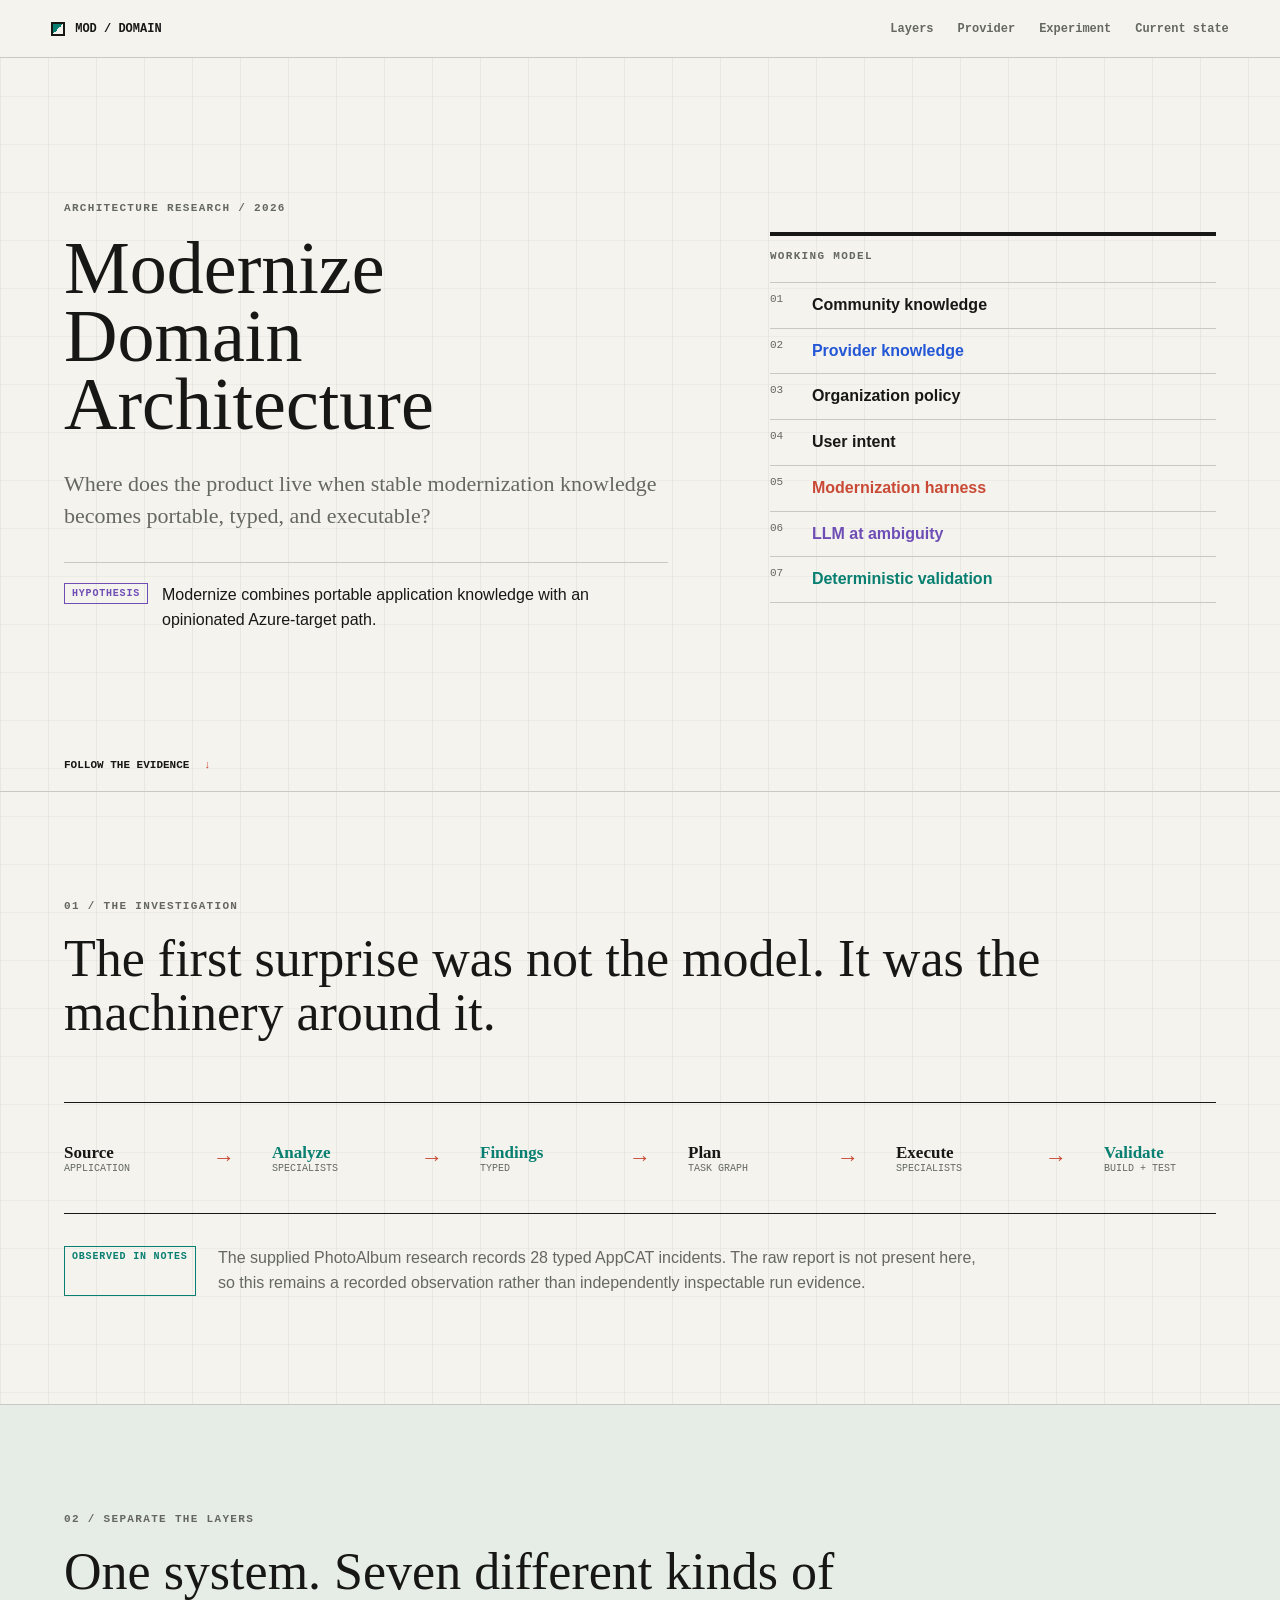
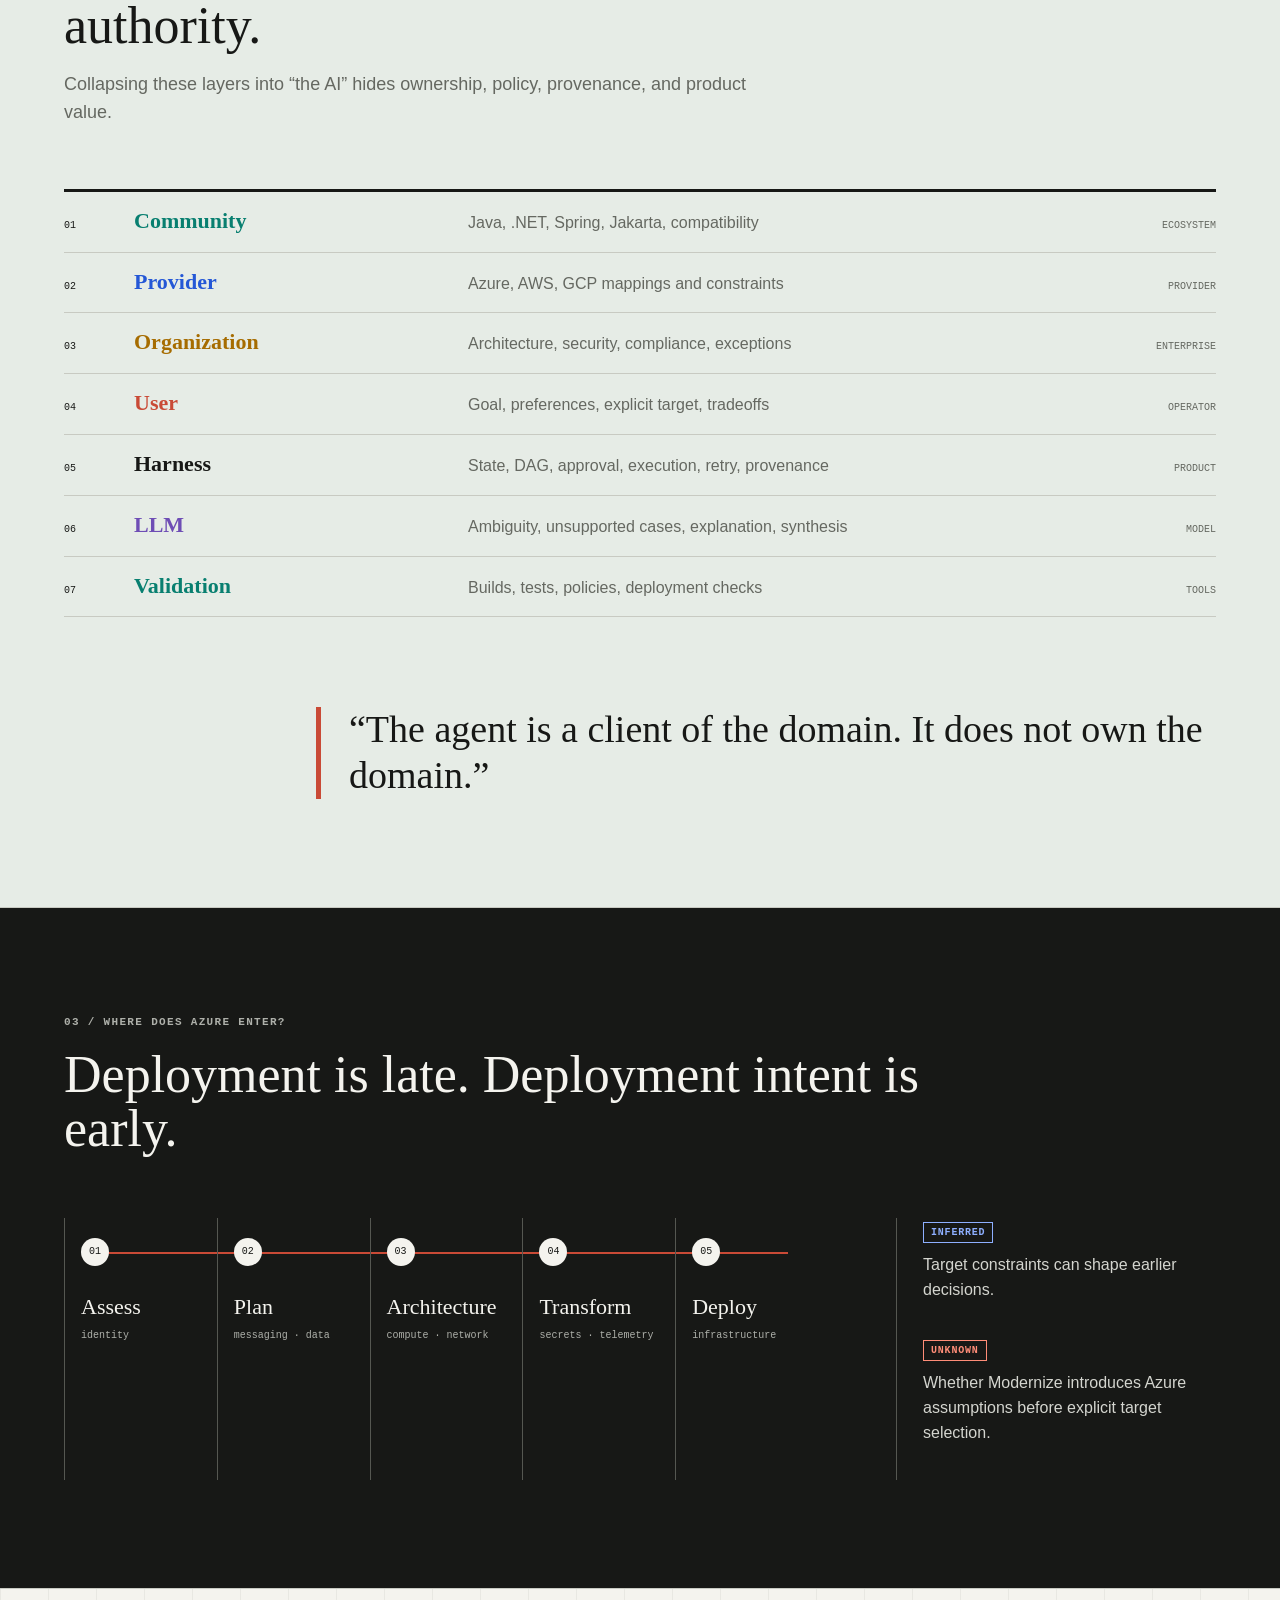
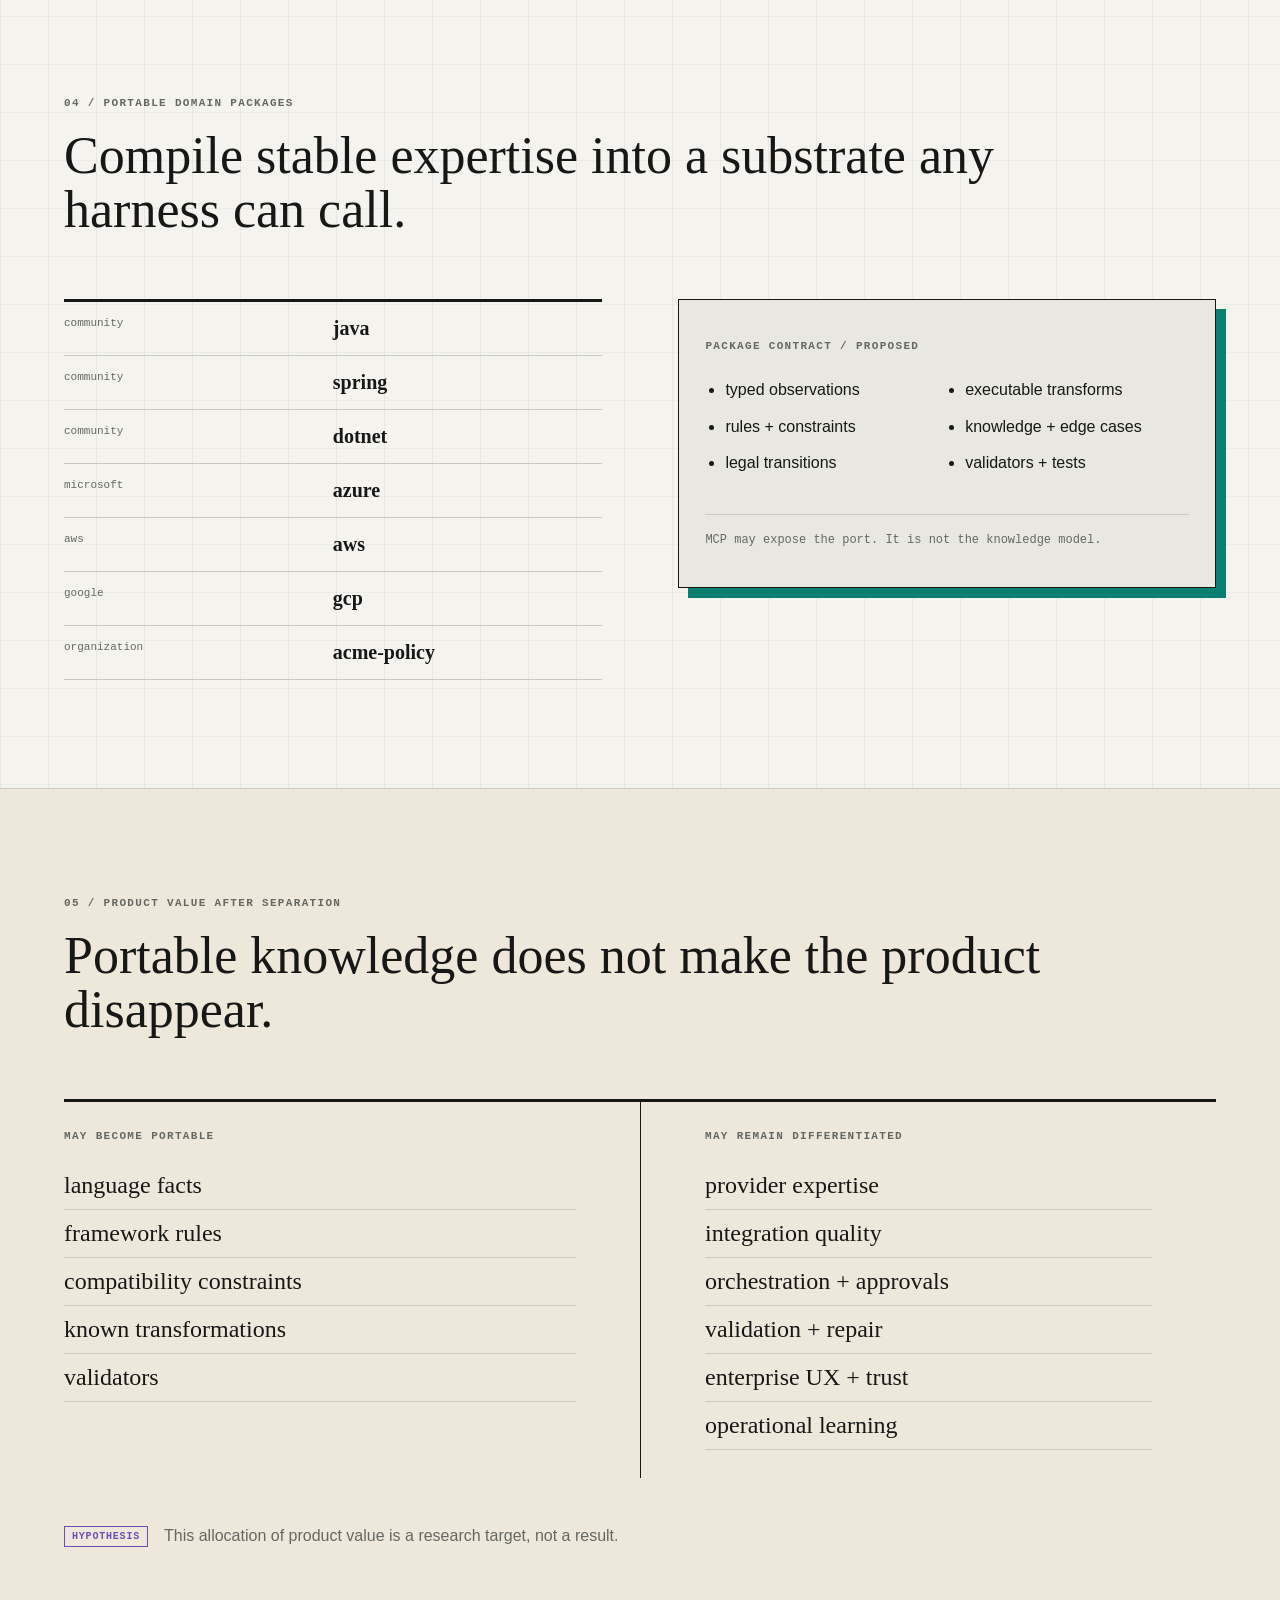
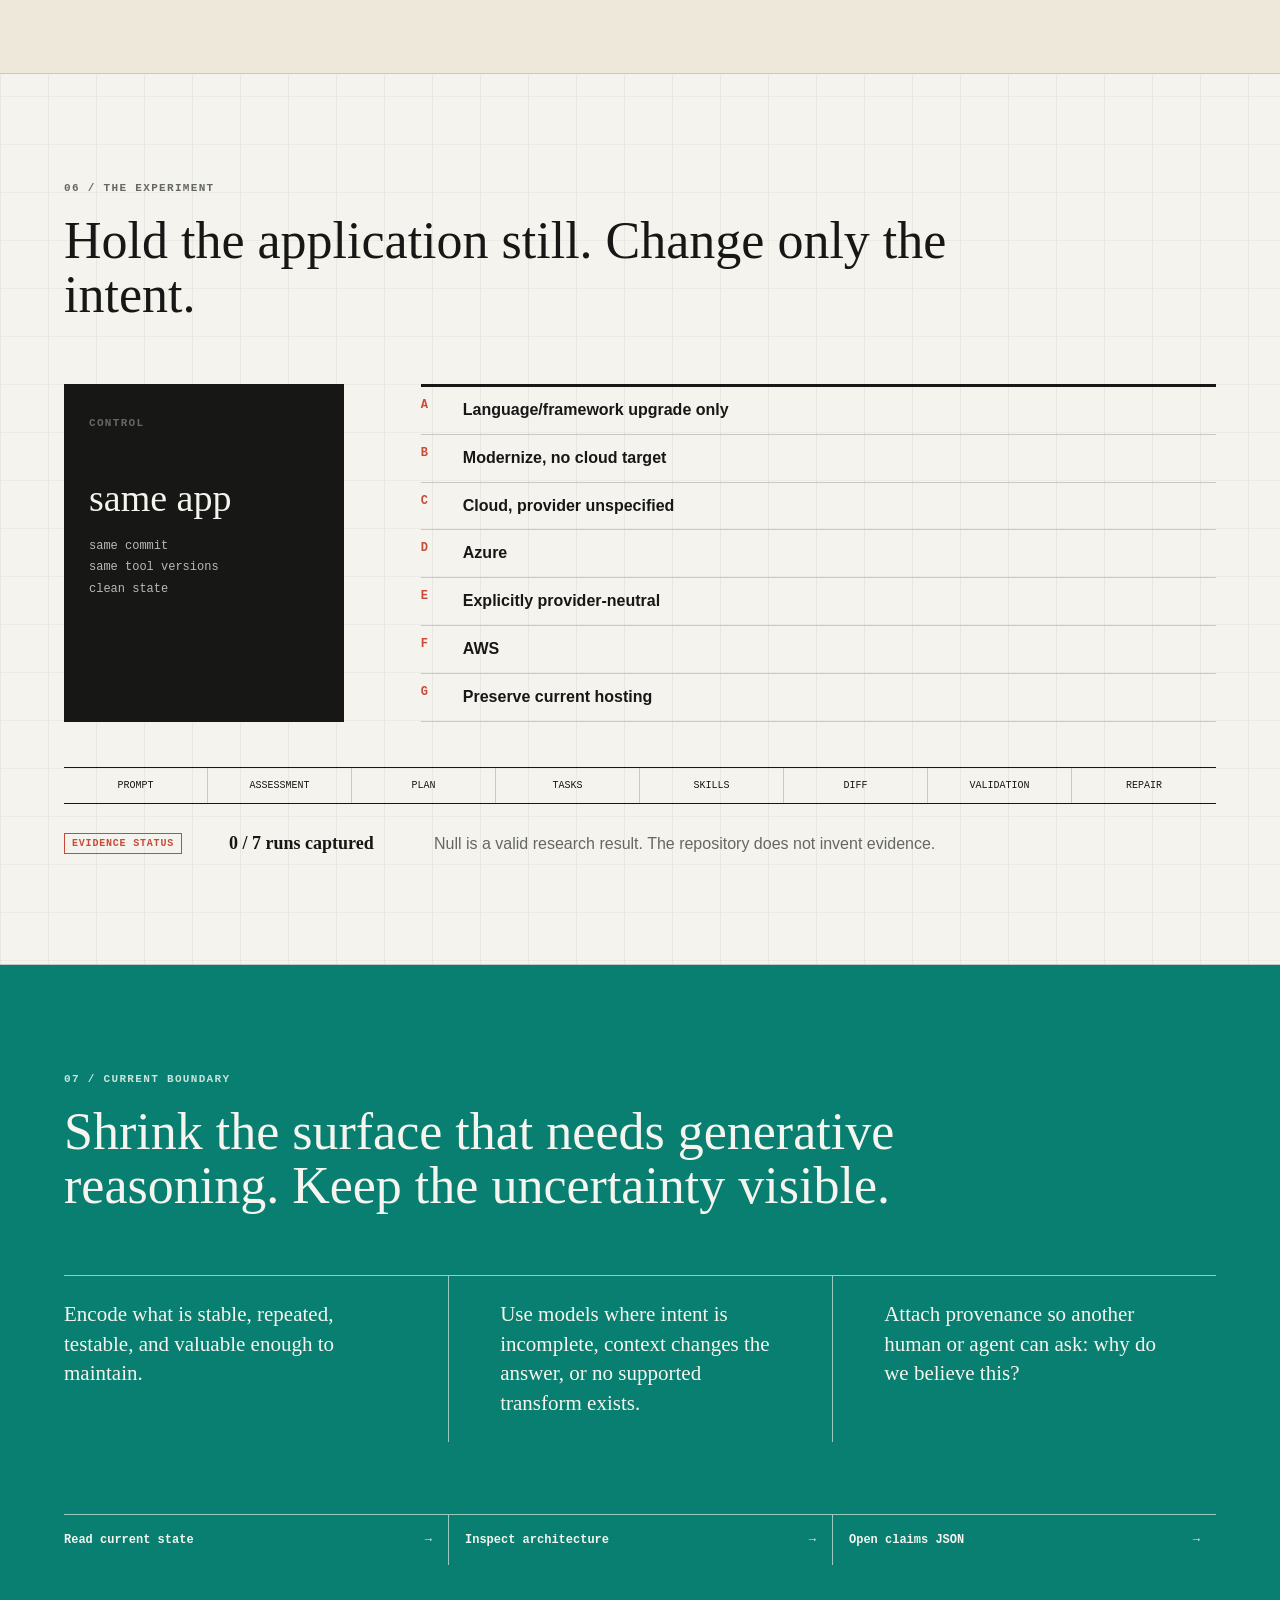
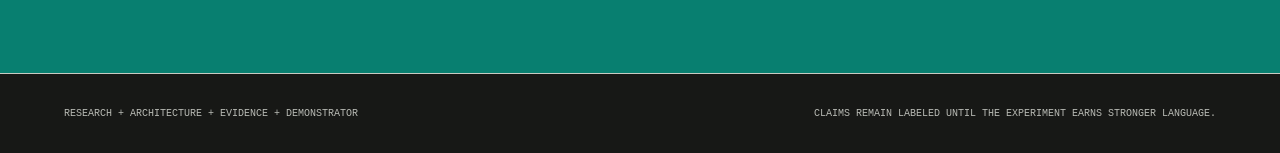
<file: site/index.html>
<!doctype html>
<html lang="en">
<head>
  <meta charset="utf-8">
  <meta name="viewport" content="width=device-width, initial-scale=1">
  <meta name="description" content="An evidence-first visual investigation into GitHub Copilot Modernize, provider influence, and machine-executable domain knowledge.">
  <title>Modernize Domain Architecture</title>
  <link rel="stylesheet" href="styles/main.css">
  <script src="scripts/main.js" defer></script>
</head>
<body>
  <header class="topbar">
    <a class="wordmark" href="#top" aria-label="Modernize Domain Architecture home">
      <span class="mark" aria-hidden="true"></span>
      <span>MOD / DOMAIN</span>
    </a>
    <nav aria-label="Primary navigation">
      <a href="#layers">Layers</a>
      <a href="#provider">Provider</a>
      <a href="#experiment">Experiment</a>
      <a href="https://github.com/blackmath88/modernize-domain-architecture/blob/main/CURRENT_STATE.md">Current state</a>
    </nav>
    <div class="read-progress" aria-hidden="true"><span></span></div>
  </header>

  <main id="top">
    <section class="hero band" aria-labelledby="hero-title">
      <div class="hero-copy reveal">
        <p class="eyebrow">Architecture research / 2026</p>
        <h1 id="hero-title">Modernize<br>Domain Architecture</h1>
        <p class="dek">Where does the product live when stable modernization knowledge becomes portable, typed, and executable?</p>
        <div class="status-line">
          <span class="status hypothesis">Hypothesis</span>
          <p>Modernize combines portable application knowledge with an opinionated Azure-target path.</p>
        </div>
      </div>
      <div class="hero-model reveal" aria-label="Core research model">
        <div class="model-caption">WORKING MODEL</div>
        <ol class="model-stack">
          <li><span>01</span> Community knowledge</li>
          <li><span>02</span> Provider knowledge</li>
          <li><span>03</span> Organization policy</li>
          <li><span>04</span> User intent</li>
          <li><span>05</span> Modernization harness</li>
          <li><span>06</span> LLM at ambiguity</li>
          <li><span>07</span> Deterministic validation</li>
        </ol>
      </div>
      <a class="continue" href="#reveal">Follow the evidence <span aria-hidden="true">↓</span></a>
    </section>

    <section id="reveal" class="band investigation" aria-labelledby="reveal-title">
      <div class="section-head reveal">
        <p class="eyebrow">01 / The investigation</p>
        <h2 id="reveal-title">The first surprise was not the model. It was the machinery around it.</h2>
      </div>
      <div class="pipeline reveal" role="img" aria-label="Source code flows through specialist analyzers, typed findings, planning, tasks, execution, and validation">
        <div class="pipe-node"><b>Source</b><small>application</small></div>
        <span class="arrow">→</span>
        <div class="pipe-node active"><b>Analyze</b><small>specialists</small></div>
        <span class="arrow">→</span>
        <div class="pipe-node active"><b>Findings</b><small>typed</small></div>
        <span class="arrow">→</span>
        <div class="pipe-node"><b>Plan</b><small>task graph</small></div>
        <span class="arrow">→</span>
        <div class="pipe-node"><b>Execute</b><small>specialists</small></div>
        <span class="arrow">→</span>
        <div class="pipe-node active"><b>Validate</b><small>build + test</small></div>
      </div>
      <div class="evidence-note reveal">
        <span class="status observed">Observed in notes</span>
        <p>The supplied PhotoAlbum research records 28 typed AppCAT incidents. The raw report is not present here, so this remains a recorded observation rather than independently inspectable run evidence.</p>
      </div>
    </section>

    <section id="layers" class="band layers-section" aria-labelledby="layers-title">
      <div class="section-head reveal">
        <p class="eyebrow">02 / Separate the layers</p>
        <h2 id="layers-title">One system. Seven different kinds of authority.</h2>
        <p class="section-intro">Collapsing these layers into “the AI” hides ownership, policy, provenance, and product value.</p>
      </div>
      <div class="layer-ledger reveal">
        <article class="ledger-row community"><span class="index">01</span><h3>Community</h3><p>Java, .NET, Spring, Jakarta, compatibility</p><span class="owner">ecosystem</span></article>
        <article class="ledger-row provider"><span class="index">02</span><h3>Provider</h3><p>Azure, AWS, GCP mappings and constraints</p><span class="owner">provider</span></article>
        <article class="ledger-row organization"><span class="index">03</span><h3>Organization</h3><p>Architecture, security, compliance, exceptions</p><span class="owner">enterprise</span></article>
        <article class="ledger-row user"><span class="index">04</span><h3>User</h3><p>Goal, preferences, explicit target, tradeoffs</p><span class="owner">operator</span></article>
        <article class="ledger-row harness"><span class="index">05</span><h3>Harness</h3><p>State, DAG, approval, execution, retry, provenance</p><span class="owner">product</span></article>
        <article class="ledger-row llm"><span class="index">06</span><h3>LLM</h3><p>Ambiguity, unsupported cases, explanation, synthesis</p><span class="owner">model</span></article>
        <article class="ledger-row validation"><span class="index">07</span><h3>Validation</h3><p>Builds, tests, policies, deployment checks</p><span class="owner">tools</span></article>
      </div>
      <blockquote class="pullquote reveal">“The agent is a client of the domain. It does not own the domain.”</blockquote>
    </section>

    <section id="provider" class="band provider-section" aria-labelledby="provider-title">
      <div class="section-head reveal">
        <p class="eyebrow">03 / Where does Azure enter?</p>
        <h2 id="provider-title">Deployment is late. Deployment intent is early.</h2>
      </div>
      <div class="provider-map reveal">
        <div class="timeline" role="img" aria-label="Provider constraints may influence assessment, planning, architecture, transformation, and deployment">
          <div class="time-step"><span>01</span><b>Assess</b><i>identity</i></div>
          <div class="time-step"><span>02</span><b>Plan</b><i>messaging · data</i></div>
          <div class="time-step"><span>03</span><b>Architecture</b><i>compute · network</i></div>
          <div class="time-step"><span>04</span><b>Transform</b><i>secrets · telemetry</i></div>
          <div class="time-step"><span>05</span><b>Deploy</b><i>infrastructure</i></div>
        </div>
        <aside class="question-block">
          <span class="status inferred">Inferred</span>
          <p>Target constraints can shape earlier decisions.</p>
          <span class="status unknown">Unknown</span>
          <p>Whether Modernize introduces Azure assumptions before explicit target selection.</p>
        </aside>
      </div>
    </section>

    <section id="packages" class="band packages-section" aria-labelledby="packages-title">
      <div class="section-head reveal">
        <p class="eyebrow">04 / Portable domain packages</p>
        <h2 id="packages-title">Compile stable expertise into a substrate any harness can call.</h2>
      </div>
      <div class="package-workbench reveal">
        <div class="package-list" aria-label="Illustrative package namespaces">
          <div><span>community</span><strong>java</strong></div>
          <div><span>community</span><strong>spring</strong></div>
          <div><span>community</span><strong>dotnet</strong></div>
          <div><span>microsoft</span><strong>azure</strong></div>
          <div><span>aws</span><strong>aws</strong></div>
          <div><span>google</span><strong>gcp</strong></div>
          <div><span>organization</span><strong>acme-policy</strong></div>
        </div>
        <div class="contract">
          <p class="model-caption">PACKAGE CONTRACT / PROPOSED</p>
          <ul>
            <li>typed observations</li>
            <li>rules + constraints</li>
            <li>legal transitions</li>
            <li>executable transforms</li>
            <li>knowledge + edge cases</li>
            <li>validators + tests</li>
          </ul>
          <p class="contract-note">MCP may expose the port. It is not the knowledge model.</p>
        </div>
      </div>
    </section>

    <section id="value" class="band value-section" aria-labelledby="value-title">
      <div class="section-head reveal">
        <p class="eyebrow">05 / Product value after separation</p>
        <h2 id="value-title">Portable knowledge does not make the product disappear.</h2>
      </div>
      <div class="value-split reveal">
        <article>
          <p class="column-label">May become portable</p>
          <ul>
            <li>language facts</li>
            <li>framework rules</li>
            <li>compatibility constraints</li>
            <li>known transformations</li>
            <li>validators</li>
          </ul>
        </article>
        <article>
          <p class="column-label">May remain differentiated</p>
          <ul>
            <li>provider expertise</li>
            <li>integration quality</li>
            <li>orchestration + approvals</li>
            <li>validation + repair</li>
            <li>enterprise UX + trust</li>
            <li>operational learning</li>
          </ul>
        </article>
      </div>
      <p class="epistemic-warning reveal"><span class="status hypothesis">Hypothesis</span> This allocation of product value is a research target, not a result.</p>
    </section>

    <section id="experiment" class="band experiment-section" aria-labelledby="experiment-title">
      <div class="section-head reveal">
        <p class="eyebrow">06 / The experiment</p>
        <h2 id="experiment-title">Hold the application still. Change only the intent.</h2>
      </div>
      <div class="experiment-layout reveal">
        <div class="same-app">
          <span class="model-caption">CONTROL</span>
          <strong>same app</strong>
          <p>same commit<br>same tool versions<br>clean state</p>
        </div>
        <ol class="intent-list">
          <li><span>A</span>Language/framework upgrade only</li>
          <li><span>B</span>Modernize, no cloud target</li>
          <li><span>C</span>Cloud, provider unspecified</li>
          <li><span>D</span>Azure</li>
          <li><span>E</span>Explicitly provider-neutral</li>
          <li><span>F</span>AWS</li>
          <li><span>G</span>Preserve current hosting</li>
        </ol>
      </div>
      <div class="capture-strip reveal" aria-label="Artifacts captured for each experiment">
        <span>prompt</span><span>assessment</span><span>plan</span><span>tasks</span><span>skills</span><span>diff</span><span>validation</span><span>repair</span>
      </div>
      <div class="empty-state reveal">
        <span class="status unknown">Evidence status</span>
        <strong>0 / 7 runs captured</strong>
        <p>Null is a valid research result. The repository does not invent evidence.</p>
      </div>
    </section>

    <section class="band conclusion" aria-labelledby="conclusion-title">
      <div class="section-head reveal">
        <p class="eyebrow">07 / Current boundary</p>
        <h2 id="conclusion-title">Shrink the surface that needs generative reasoning. Keep the uncertainty visible.</h2>
      </div>
      <div class="conclusion-grid reveal">
        <p>Encode what is stable, repeated, testable, and valuable enough to maintain.</p>
        <p>Use models where intent is incomplete, context changes the answer, or no supported transform exists.</p>
        <p>Attach provenance so another human or agent can ask: why do we believe this?</p>
      </div>
      <div class="document-links reveal">
        <a href="https://github.com/blackmath88/modernize-domain-architecture/blob/main/CURRENT_STATE.md">Read current state <span>→</span></a>
        <a href="https://github.com/blackmath88/modernize-domain-architecture/blob/main/ARCHITECTURE.md">Inspect architecture <span>→</span></a>
        <a href="https://github.com/blackmath88/modernize-domain-architecture/blob/main/structured/claims.json">Open claims JSON <span>→</span></a>
      </div>
    </section>
  </main>

  <footer>
    <p>Research + architecture + evidence + demonstrator</p>
    <p>Claims remain labeled until the experiment earns stronger language.</p>
  </footer>
</body>
</html>
</file>
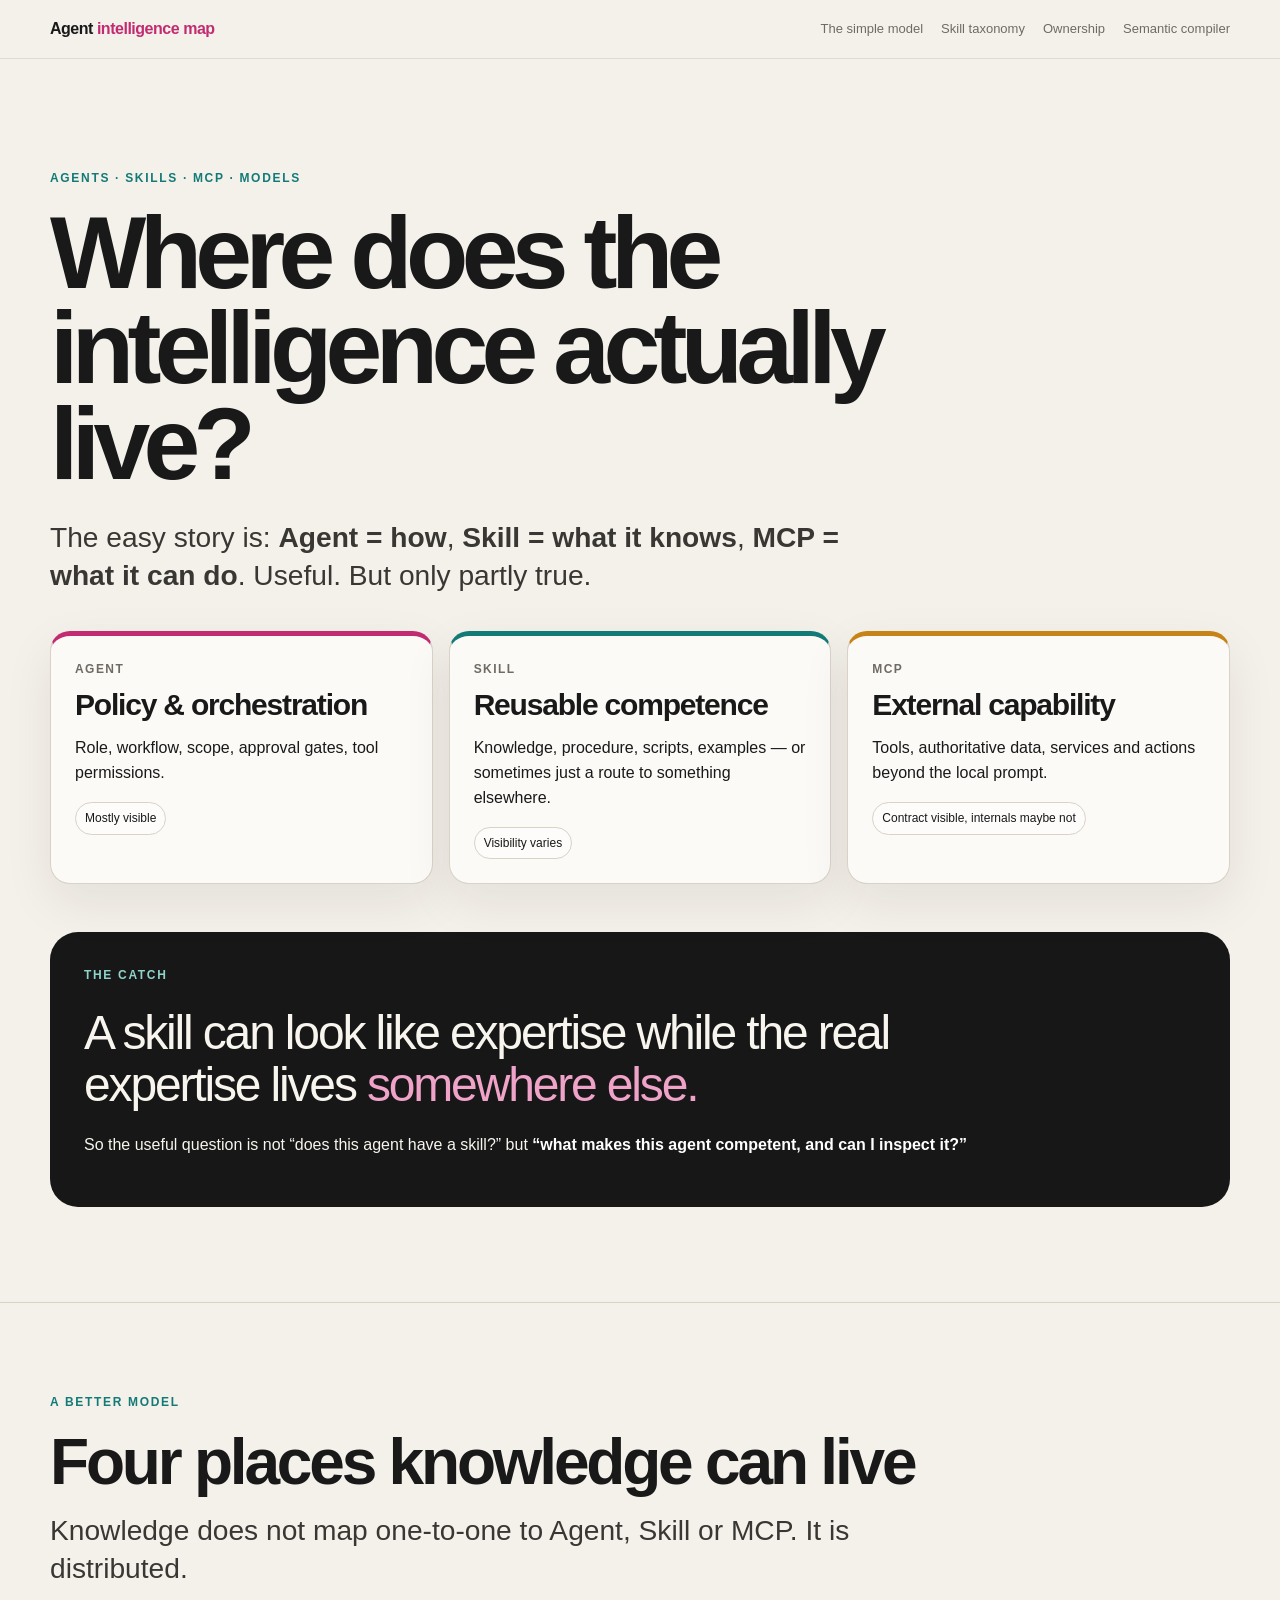
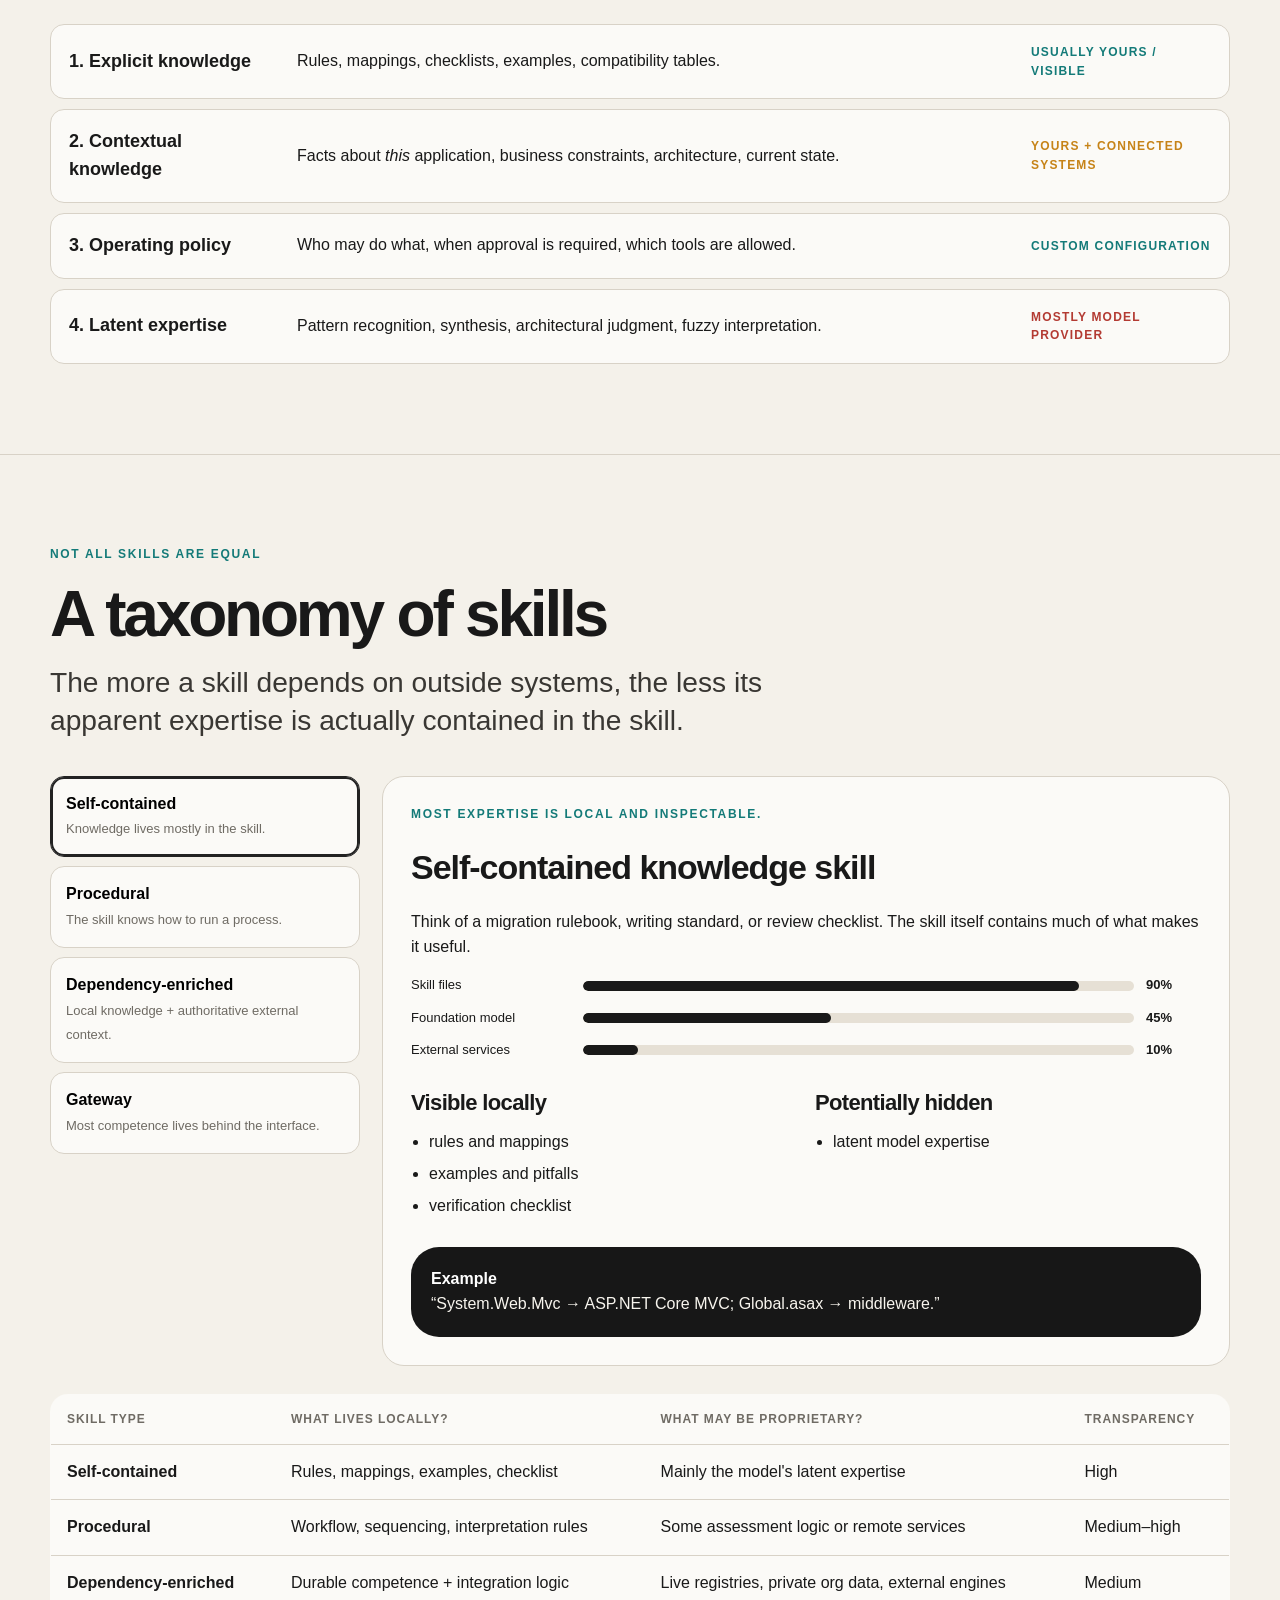
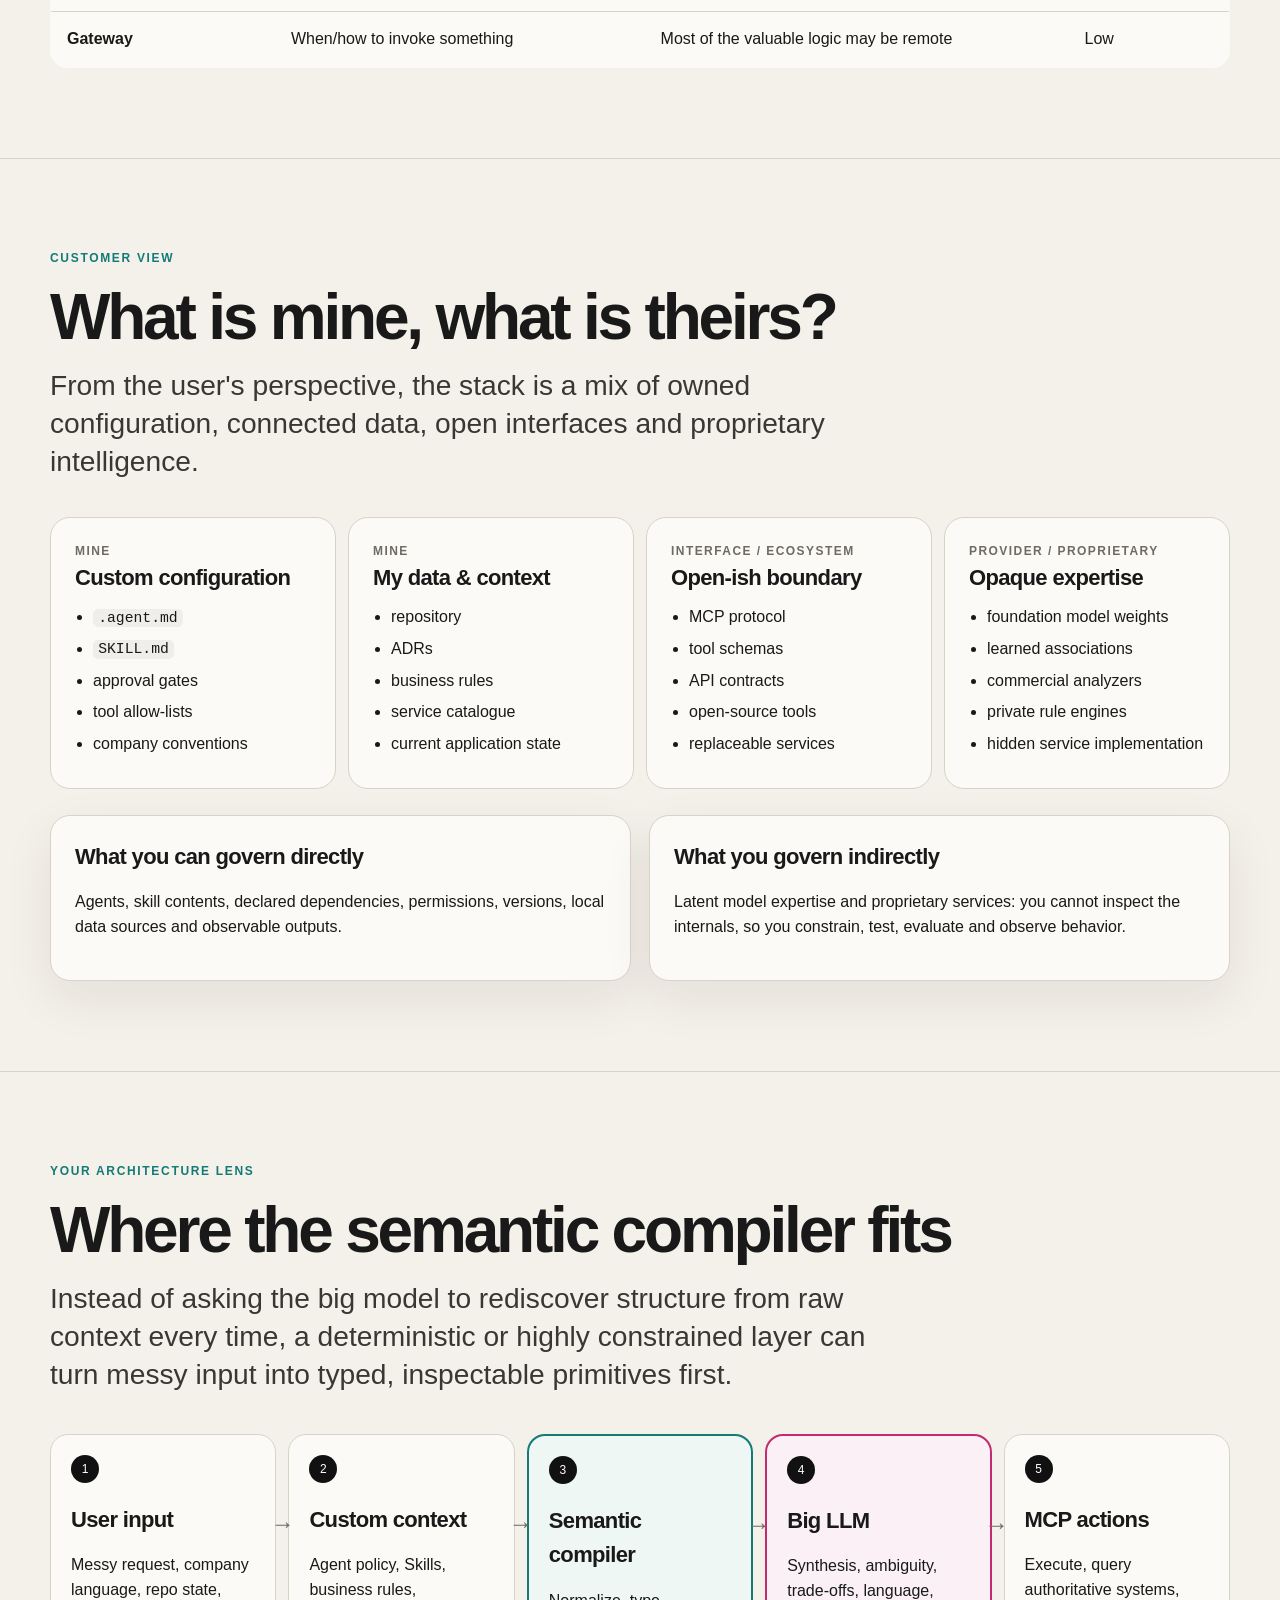
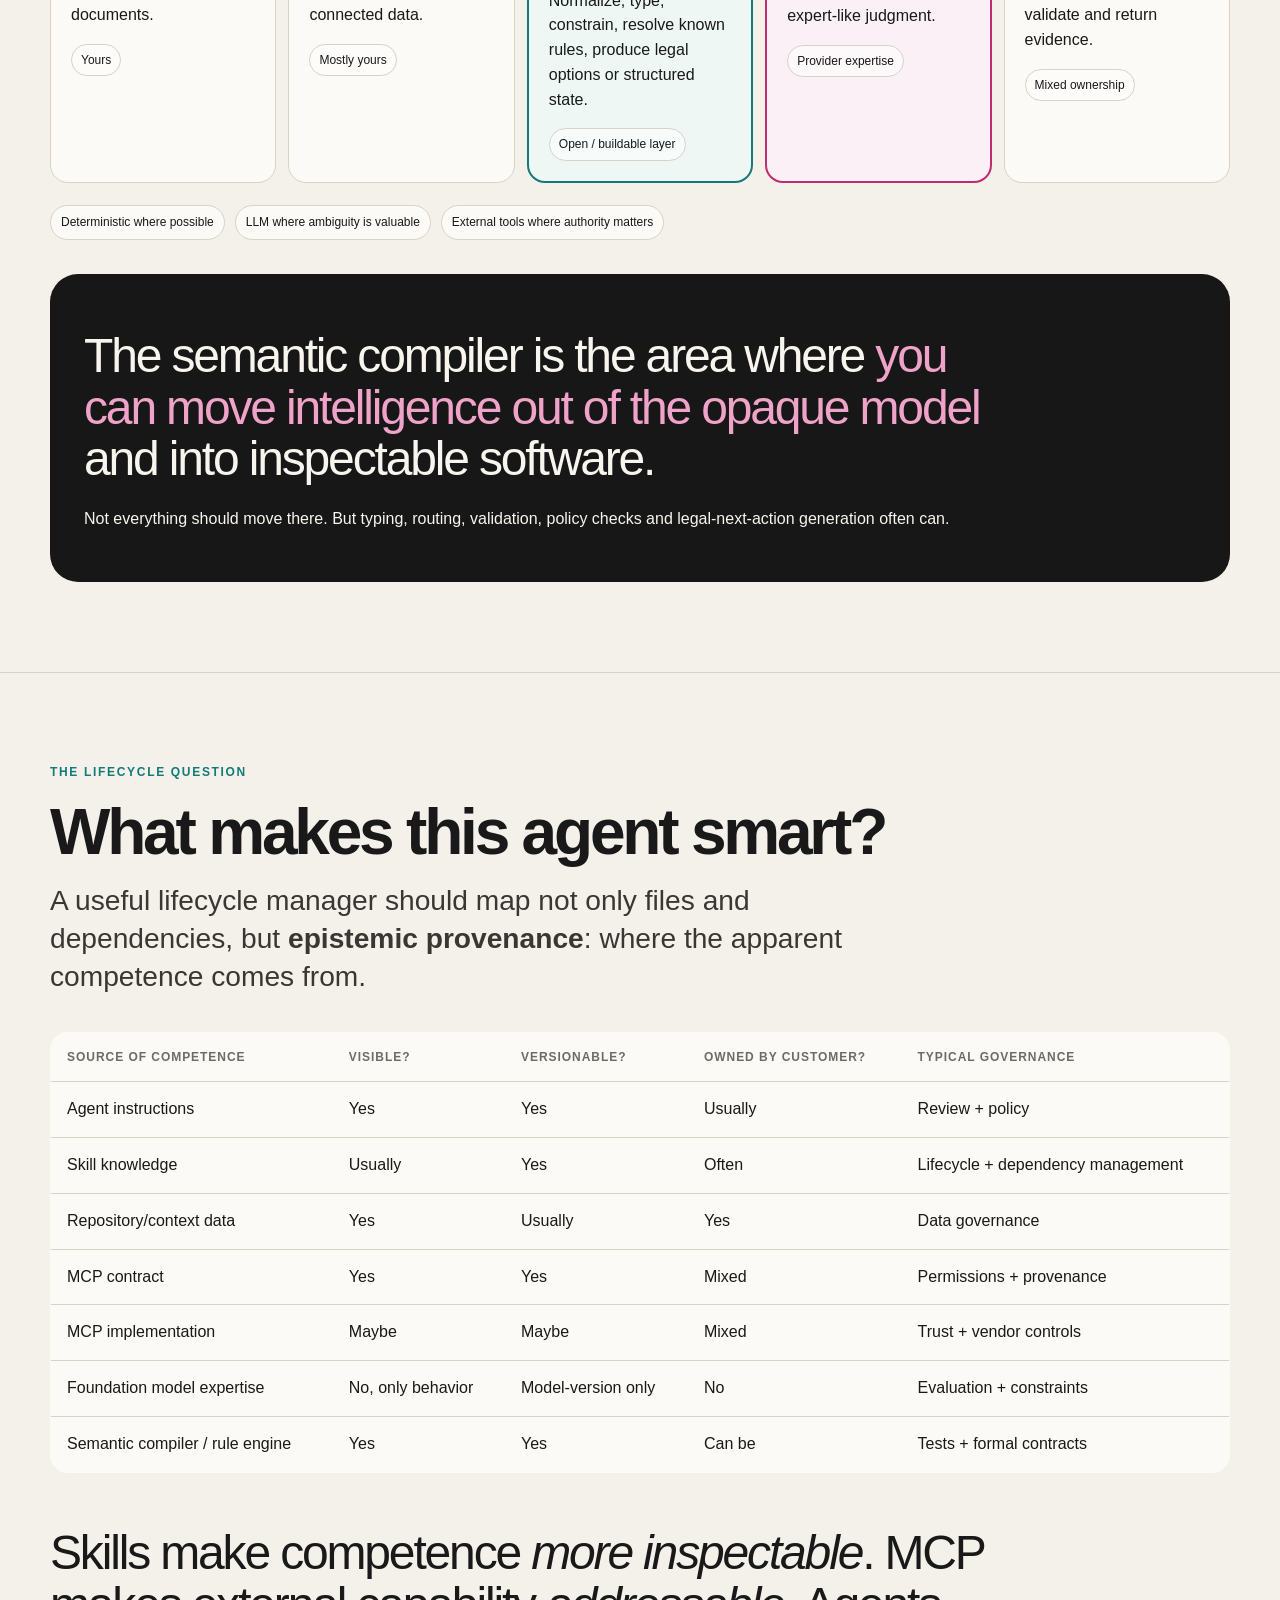
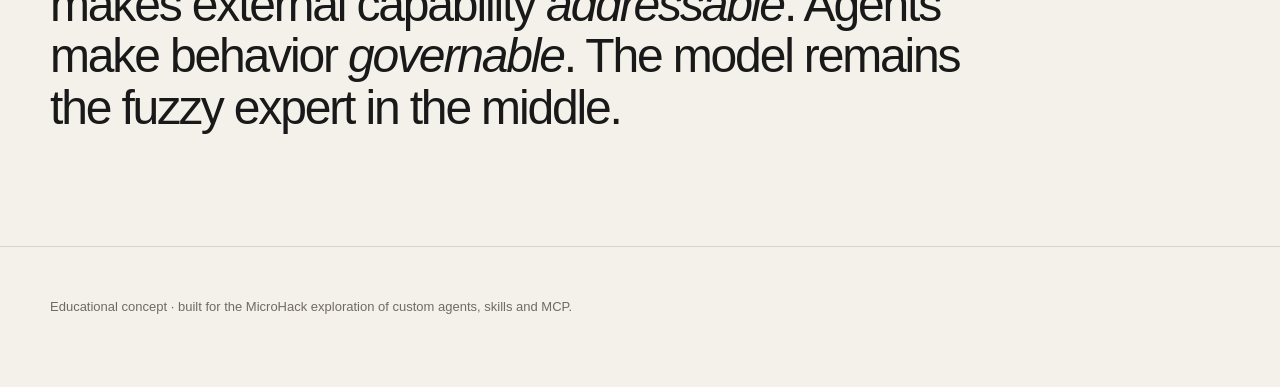
<file: agent-skill-mcp-explainer.html>
<!doctype html>
<html lang="en">
<head>
<meta charset="utf-8" />
<meta name="viewport" content="width=device-width, initial-scale=1" />
<title>Where does the intelligence live? — Agents, Skills & MCP</title>
<style>
  :root{
    --bg:#f4f1ea; --paper:#fbfaf7; --ink:#191919; --muted:#6f6b64; --line:#d8d2c7;
    --magenta:#c22b71; --teal:#137a78; --amber:#c68317; --red:#b33a32; --blue:#345f9c;
    --shadow:0 18px 50px rgba(32,28,20,.08);
  }
  *{box-sizing:border-box}
  html{scroll-behavior:smooth}
  body{margin:0;background:var(--bg);color:var(--ink);font:16px/1.55 ui-sans-serif,-apple-system,BlinkMacSystemFont,"Segoe UI",sans-serif}
  a{color:inherit}
  .wrap{width:min(1180px,calc(100% - 36px));margin:auto}
  header{position:sticky;top:0;z-index:50;background:rgba(244,241,234,.9);backdrop-filter:blur(14px);border-bottom:1px solid rgba(216,210,199,.7)}
  nav{height:58px;display:flex;align-items:center;justify-content:space-between;gap:18px}
  .brand{font-weight:800;letter-spacing:-.03em}.brand span{color:var(--magenta)}
  .navlinks{display:flex;gap:18px;font-size:13px;color:var(--muted)}
  .navlinks a{text-decoration:none}.navlinks a:hover{color:var(--ink)}
  section{padding:90px 0;border-bottom:1px solid var(--line)}
  .hero{padding:110px 0 95px}
  .eyebrow{font-size:12px;font-weight:800;letter-spacing:.14em;text-transform:uppercase;color:var(--teal);margin-bottom:18px}
  h1{font-size:clamp(48px,8vw,102px);line-height:.94;letter-spacing:-.065em;max-width:980px;margin:0 0 26px;font-weight:850}
  h2{font-size:clamp(34px,5vw,66px);line-height:1;letter-spacing:-.05em;margin:0 0 18px}
  h3{font-size:22px;letter-spacing:-.03em;margin:0 0 8px}
  p.lead{font-size:clamp(20px,2.2vw,30px);line-height:1.35;max-width:820px;color:#393733;margin:0 0 36px}
  .note{color:var(--muted);max-width:780px}
  .grid3{display:grid;grid-template-columns:repeat(3,1fr);gap:16px;margin-top:36px}
  .card{background:var(--paper);border:1px solid var(--line);border-radius:20px;padding:24px;box-shadow:var(--shadow)}
  .card .k{font-size:12px;text-transform:uppercase;letter-spacing:.12em;color:var(--muted);font-weight:800}
  .card .big{font-size:30px;line-height:1.05;letter-spacing:-.04em;margin:10px 0 12px;font-weight:800}
  .chip{display:inline-flex;border:1px solid var(--line);padding:6px 9px;border-radius:999px;font-size:12px;background:#fff8}
  .agent{border-top:5px solid var(--magenta)} .skill{border-top:5px solid var(--teal)} .mcp{border-top:5px solid var(--amber)}
  .reveal{margin-top:48px;background:#171717;color:#f8f5ee;border-radius:28px;padding:34px}
  .reveal strong{color:#fff}.reveal .accent{color:#f0a3c9}
  .stack{display:grid;gap:10px;margin-top:28px}
  .layer{display:grid;grid-template-columns:210px 1fr 180px;gap:18px;align-items:center;padding:18px;border-radius:14px;background:var(--paper);border:1px solid var(--line)}
  .layer b{font-size:18px}.layer small{color:var(--muted)}
  .owner{font-size:12px;text-transform:uppercase;letter-spacing:.1em;font-weight:800}
  .mine{color:var(--teal)} .shared{color:var(--amber)} .theirs{color:var(--red)}
  .taxonomy{display:grid;grid-template-columns:310px 1fr;gap:22px;margin-top:34px}
  .tabs{display:grid;gap:9px;align-content:start}
  .tab{appearance:none;border:1px solid var(--line);background:var(--paper);border-radius:14px;padding:15px;text-align:left;font:inherit;cursor:pointer}
  .tab.active{border-color:#222;box-shadow:0 0 0 2px #222 inset}
  .tab b{display:block}.tab span{font-size:13px;color:var(--muted)}
  .panel{background:var(--paper);border:1px solid var(--line);border-radius:22px;padding:28px;min-height:410px}
  .meterrow{display:grid;grid-template-columns:160px 1fr 55px;gap:12px;align-items:center;margin:12px 0;font-size:13px}
  .meter{height:10px;background:#e6e0d5;border-radius:20px;overflow:hidden}.fill{height:100%;border-radius:20px;background:var(--ink)}
  .two{display:grid;grid-template-columns:1fr 1fr;gap:18px;margin-top:26px}
  ul.clean{padding-left:18px;margin:10px 0 0}.clean li{margin:7px 0}
  table{width:100%;border-collapse:collapse;margin-top:28px;background:var(--paper);border:1px solid var(--line);border-radius:18px;overflow:hidden}
  th,td{padding:15px 16px;text-align:left;border-bottom:1px solid var(--line);vertical-align:top}th{font-size:12px;text-transform:uppercase;letter-spacing:.08em;color:var(--muted)}tr:last-child td{border-bottom:none}
  .pipeline{display:grid;grid-template-columns:repeat(5,1fr);gap:12px;align-items:stretch;margin-top:40px}
  .node{border:1px solid var(--line);background:var(--paper);border-radius:18px;padding:20px;min-height:170px;position:relative}
  .node:not(:last-child)::after{content:"→";position:absolute;right:-19px;top:70px;color:var(--muted);font-size:24px;z-index:2}
  .node .num{width:28px;height:28px;border-radius:50%;display:grid;place-items:center;background:#111;color:white;font-size:12px;margin-bottom:20px}
  .semantic{border:2px solid var(--teal);background:#eef7f4}.llm{border:2px solid var(--magenta);background:#fbf0f5}
  .legend{display:flex;gap:10px;flex-wrap:wrap;margin-top:22px}.legend span{font-size:12px;border-radius:999px;padding:7px 10px;border:1px solid var(--line);background:var(--paper)}
  .matrix{display:grid;grid-template-columns:repeat(4,1fr);gap:12px;margin-top:28px}
  .matrix .card{box-shadow:none;min-height:210px}
  .quote{font-size:clamp(26px,4vw,48px);line-height:1.08;letter-spacing:-.045em;max-width:940px;margin:22px 0}
  .footer{padding:50px 0 70px;color:var(--muted);font-size:13px}
  code{font-family:ui-monospace,SFMono-Regular,Menlo,monospace;font-size:.92em;background:#0000000c;padding:.1em .35em;border-radius:5px}
  @media(max-width:900px){.grid3,.two,.matrix,.pipeline{grid-template-columns:1fr}.taxonomy{grid-template-columns:1fr}.layer{grid-template-columns:1fr}.node:not(:last-child)::after{content:"↓";right:auto;left:50%;top:auto;bottom:-25px}.navlinks{display:none}}
</style>
</head>
<body>
<header><div class="wrap"><nav><div class="brand">Agent <span>intelligence map</span></div><div class="navlinks"><a href="#model">The simple model</a><a href="#skills">Skill taxonomy</a><a href="#ownership">Ownership</a><a href="#compiler">Semantic compiler</a></div></nav></div></header>

<main>
<section class="hero"><div class="wrap">
  <div class="eyebrow">Agents · Skills · MCP · Models</div>
  <h1>Where does the intelligence actually live?</h1>
  <p class="lead">The easy story is: <b>Agent = how</b>, <b>Skill = what it knows</b>, <b>MCP = what it can do</b>. Useful. But only partly true.</p>
  <div class="grid3">
    <article class="card agent"><div class="k">Agent</div><div class="big">Policy & orchestration</div><p>Role, workflow, scope, approval gates, tool permissions.</p><span class="chip">Mostly visible</span></article>
    <article class="card skill"><div class="k">Skill</div><div class="big">Reusable competence</div><p>Knowledge, procedure, scripts, examples — or sometimes just a route to something elsewhere.</p><span class="chip">Visibility varies</span></article>
    <article class="card mcp"><div class="k">MCP</div><div class="big">External capability</div><p>Tools, authoritative data, services and actions beyond the local prompt.</p><span class="chip">Contract visible, internals maybe not</span></article>
  </div>
  <div class="reveal"><div class="eyebrow" style="color:#8fd4ca">The catch</div><div class="quote">A skill can look like expertise while the real expertise lives <span class="accent">somewhere else.</span></div><p>So the useful question is not “does this agent have a skill?” but <strong>“what makes this agent competent, and can I inspect it?”</strong></p></div>
</div></section>

<section id="model"><div class="wrap">
  <div class="eyebrow">A better model</div><h2>Four places knowledge can live</h2><p class="lead">Knowledge does not map one-to-one to Agent, Skill or MCP. It is distributed.</p>
  <div class="stack">
    <div class="layer"><b>1. Explicit knowledge</b><div>Rules, mappings, checklists, examples, compatibility tables.</div><div class="owner mine">Usually yours / visible</div></div>
    <div class="layer"><b>2. Contextual knowledge</b><div>Facts about <em>this</em> application, business constraints, architecture, current state.</div><div class="owner shared">Yours + connected systems</div></div>
    <div class="layer"><b>3. Operating policy</b><div>Who may do what, when approval is required, which tools are allowed.</div><div class="owner mine">Custom configuration</div></div>
    <div class="layer"><b>4. Latent expertise</b><div>Pattern recognition, synthesis, architectural judgment, fuzzy interpretation.</div><div class="owner theirs">Mostly model provider</div></div>
  </div>
</div></section>

<section id="skills"><div class="wrap">
  <div class="eyebrow">Not all skills are equal</div><h2>A taxonomy of skills</h2><p class="lead">The more a skill depends on outside systems, the less its apparent expertise is actually contained in the skill.</p>
  <div class="taxonomy">
    <div class="tabs">
      <button class="tab active" data-kind="self"><b>Self-contained</b><span>Knowledge lives mostly in the skill.</span></button>
      <button class="tab" data-kind="procedural"><b>Procedural</b><span>The skill knows how to run a process.</span></button>
      <button class="tab" data-kind="enriched"><b>Dependency-enriched</b><span>Local knowledge + authoritative external context.</span></button>
      <button class="tab" data-kind="gateway"><b>Gateway</b><span>Most competence lives behind the interface.</span></button>
    </div>
    <div class="panel" id="skillPanel"></div>
  </div>
  <table>
    <thead><tr><th>Skill type</th><th>What lives locally?</th><th>What may be proprietary?</th><th>Transparency</th></tr></thead>
    <tbody>
      <tr><td><b>Self-contained</b></td><td>Rules, mappings, examples, checklist</td><td>Mainly the model's latent expertise</td><td>High</td></tr>
      <tr><td><b>Procedural</b></td><td>Workflow, sequencing, interpretation rules</td><td>Some assessment logic or remote services</td><td>Medium–high</td></tr>
      <tr><td><b>Dependency-enriched</b></td><td>Durable competence + integration logic</td><td>Live registries, private org data, external engines</td><td>Medium</td></tr>
      <tr><td><b>Gateway</b></td><td>When/how to invoke something</td><td>Most of the valuable logic may be remote</td><td>Low</td></tr>
    </tbody>
  </table>
</div></section>

<section id="ownership"><div class="wrap">
  <div class="eyebrow">Customer view</div><h2>What is mine, what is theirs?</h2><p class="lead">From the user's perspective, the stack is a mix of owned configuration, connected data, open interfaces and proprietary intelligence.</p>
  <div class="matrix">
    <div class="card"><div class="k mine">Mine</div><h3>Custom configuration</h3><ul class="clean"><li><code>.agent.md</code></li><li><code>SKILL.md</code></li><li>approval gates</li><li>tool allow-lists</li><li>company conventions</li></ul></div>
    <div class="card"><div class="k mine">Mine</div><h3>My data & context</h3><ul class="clean"><li>repository</li><li>ADRs</li><li>business rules</li><li>service catalogue</li><li>current application state</li></ul></div>
    <div class="card"><div class="k shared">Interface / ecosystem</div><h3>Open-ish boundary</h3><ul class="clean"><li>MCP protocol</li><li>tool schemas</li><li>API contracts</li><li>open-source tools</li><li>replaceable services</li></ul></div>
    <div class="card"><div class="k theirs">Provider / proprietary</div><h3>Opaque expertise</h3><ul class="clean"><li>foundation model weights</li><li>learned associations</li><li>commercial analyzers</li><li>private rule engines</li><li>hidden service implementation</li></ul></div>
  </div>
  <div class="two">
    <div class="card"><h3>What you can govern directly</h3><p>Agents, skill contents, declared dependencies, permissions, versions, local data sources and observable outputs.</p></div>
    <div class="card"><h3>What you govern indirectly</h3><p>Latent model expertise and proprietary services: you cannot inspect the internals, so you constrain, test, evaluate and observe behavior.</p></div>
  </div>
</div></section>

<section id="compiler"><div class="wrap">
  <div class="eyebrow">Your architecture lens</div><h2>Where the semantic compiler fits</h2><p class="lead">Instead of asking the big model to rediscover structure from raw context every time, a deterministic or highly constrained layer can turn messy input into typed, inspectable primitives first.</p>
  <div class="pipeline">
    <div class="node"><div class="num">1</div><h3>User input</h3><p>Messy request, company language, repo state, documents.</p><span class="chip">Yours</span></div>
    <div class="node"><div class="num">2</div><h3>Custom context</h3><p>Agent policy, Skills, business rules, connected data.</p><span class="chip">Mostly yours</span></div>
    <div class="node semantic"><div class="num">3</div><h3>Semantic compiler</h3><p>Normalize, type, constrain, resolve known rules, produce legal options or structured state.</p><span class="chip">Open / buildable layer</span></div>
    <div class="node llm"><div class="num">4</div><h3>Big LLM</h3><p>Synthesis, ambiguity, trade-offs, language, expert-like judgment.</p><span class="chip">Provider expertise</span></div>
    <div class="node"><div class="num">5</div><h3>MCP actions</h3><p>Execute, query authoritative systems, validate and return evidence.</p><span class="chip">Mixed ownership</span></div>
  </div>
  <div class="legend"><span>Deterministic where possible</span><span>LLM where ambiguity is valuable</span><span>External tools where authority matters</span></div>
  <div class="reveal" style="margin-top:34px"><div class="quote">The semantic compiler is the area where <span class="accent">you can move intelligence out of the opaque model</span> and into inspectable software.</div><p>Not everything should move there. But typing, routing, validation, policy checks and legal-next-action generation often can.</p></div>
</div></section>

<section><div class="wrap">
  <div class="eyebrow">The lifecycle question</div><h2>What makes this agent smart?</h2>
  <p class="lead">A useful lifecycle manager should map not only files and dependencies, but <b>epistemic provenance</b>: where the apparent competence comes from.</p>
  <table>
    <thead><tr><th>Source of competence</th><th>Visible?</th><th>Versionable?</th><th>Owned by customer?</th><th>Typical governance</th></tr></thead>
    <tbody>
      <tr><td>Agent instructions</td><td>Yes</td><td>Yes</td><td>Usually</td><td>Review + policy</td></tr>
      <tr><td>Skill knowledge</td><td>Usually</td><td>Yes</td><td>Often</td><td>Lifecycle + dependency management</td></tr>
      <tr><td>Repository/context data</td><td>Yes</td><td>Usually</td><td>Yes</td><td>Data governance</td></tr>
      <tr><td>MCP contract</td><td>Yes</td><td>Yes</td><td>Mixed</td><td>Permissions + provenance</td></tr>
      <tr><td>MCP implementation</td><td>Maybe</td><td>Maybe</td><td>Mixed</td><td>Trust + vendor controls</td></tr>
      <tr><td>Foundation model expertise</td><td>No, only behavior</td><td>Model-version only</td><td>No</td><td>Evaluation + constraints</td></tr>
      <tr><td>Semantic compiler / rule engine</td><td>Yes</td><td>Yes</td><td>Can be</td><td>Tests + formal contracts</td></tr>
    </tbody>
  </table>
  <div class="quote" style="margin-top:54px">Skills make competence <em>more inspectable</em>. MCP makes external capability <em>addressable</em>. Agents make behavior <em>governable</em>. The model remains the fuzzy expert in the middle.</div>
</div></section>
</main>

<div class="footer"><div class="wrap">Educational concept · built for the MicroHack exploration of custom agents, skills and MCP.</div></div>

<script>
const data={
 self:{title:'Self-contained knowledge skill',tag:'Most expertise is local and inspectable.',desc:'Think of a migration rulebook, writing standard, or review checklist. The skill itself contains much of what makes it useful.',meters:[['Skill files',90],['Foundation model',45],['External services',10]],local:['rules and mappings','examples and pitfalls','verification checklist'],hidden:['latent model expertise'],example:'“System.Web.Mvc → ASP.NET Core MVC; Global.asax → middleware.”'},
 procedural:{title:'Procedural skill',tag:'The skill mainly knows how to do the work.',desc:'It encodes sequencing, gates and interpretation steps, but some evidence or analysis may come from tools elsewhere.',meters:[['Skill files',60],['Foundation model',50],['External services',45]],local:['workflow and sequencing','decision procedure','verification steps'],hidden:['assessment internals','some external tools'],example:'“Assess → inspect findings → transform → build → test → CVE scan.”'},
 enriched:{title:'Dependency-enriched skill',tag:'Local competence plus live authoritative context.',desc:'This is common in enterprises: durable knowledge stays in the skill, while changing facts come from an internal registry or MCP service.',meters:[['Skill files',70],['Foundation model',45],['External services',75]],local:['generic modernization rules','company interpretation rules','when to query authority'],hidden:['service internals','private organizational data'],example:'“Use our migration rules, but query the approved-runtime registry before selecting a target.”'},
 gateway:{title:'Gateway skill',tag:'The skill is mostly a semantic wrapper.',desc:'If the skill says little more than “when X happens, call service Y,” the valuable competence may actually live behind MCP. At that point, ask whether this is still meaningfully a Skill.',meters:[['Skill files',20],['Foundation model',30],['External services',95]],local:['routing trigger','input preparation','output interpretation'],hidden:['remote rules','remote models','proprietary data or scoring'],example:'“For fraud risk, call the proprietary scoring service and interpret the returned result.”'}
};
function render(kind){const d=data[kind];document.getElementById('skillPanel').innerHTML=`<div class="eyebrow">${d.tag}</div><h3 style="font-size:34px">${d.title}</h3><p>${d.desc}</p>${d.meters.map(m=>`<div class="meterrow"><span>${m[0]}</span><div class="meter"><div class="fill" style="width:${m[1]}%"></div></div><b>${m[1]}%</b></div>`).join('')}<div class="two"><div><h3>Visible locally</h3><ul class="clean">${d.local.map(x=>`<li>${x}</li>`).join('')}</ul></div><div><h3>Potentially hidden</h3><ul class="clean">${d.hidden.map(x=>`<li>${x}</li>`).join('')}</ul></div></div><div class="reveal" style="padding:20px;margin-top:22px"><strong>Example</strong><br>${d.example}</div>`}
document.querySelectorAll('.tab').forEach(b=>b.addEventListener('click',()=>{document.querySelectorAll('.tab').forEach(x=>x.classList.remove('active'));b.classList.add('active');render(b.dataset.kind)}));render('self');
</script>
</body></html>
</file>
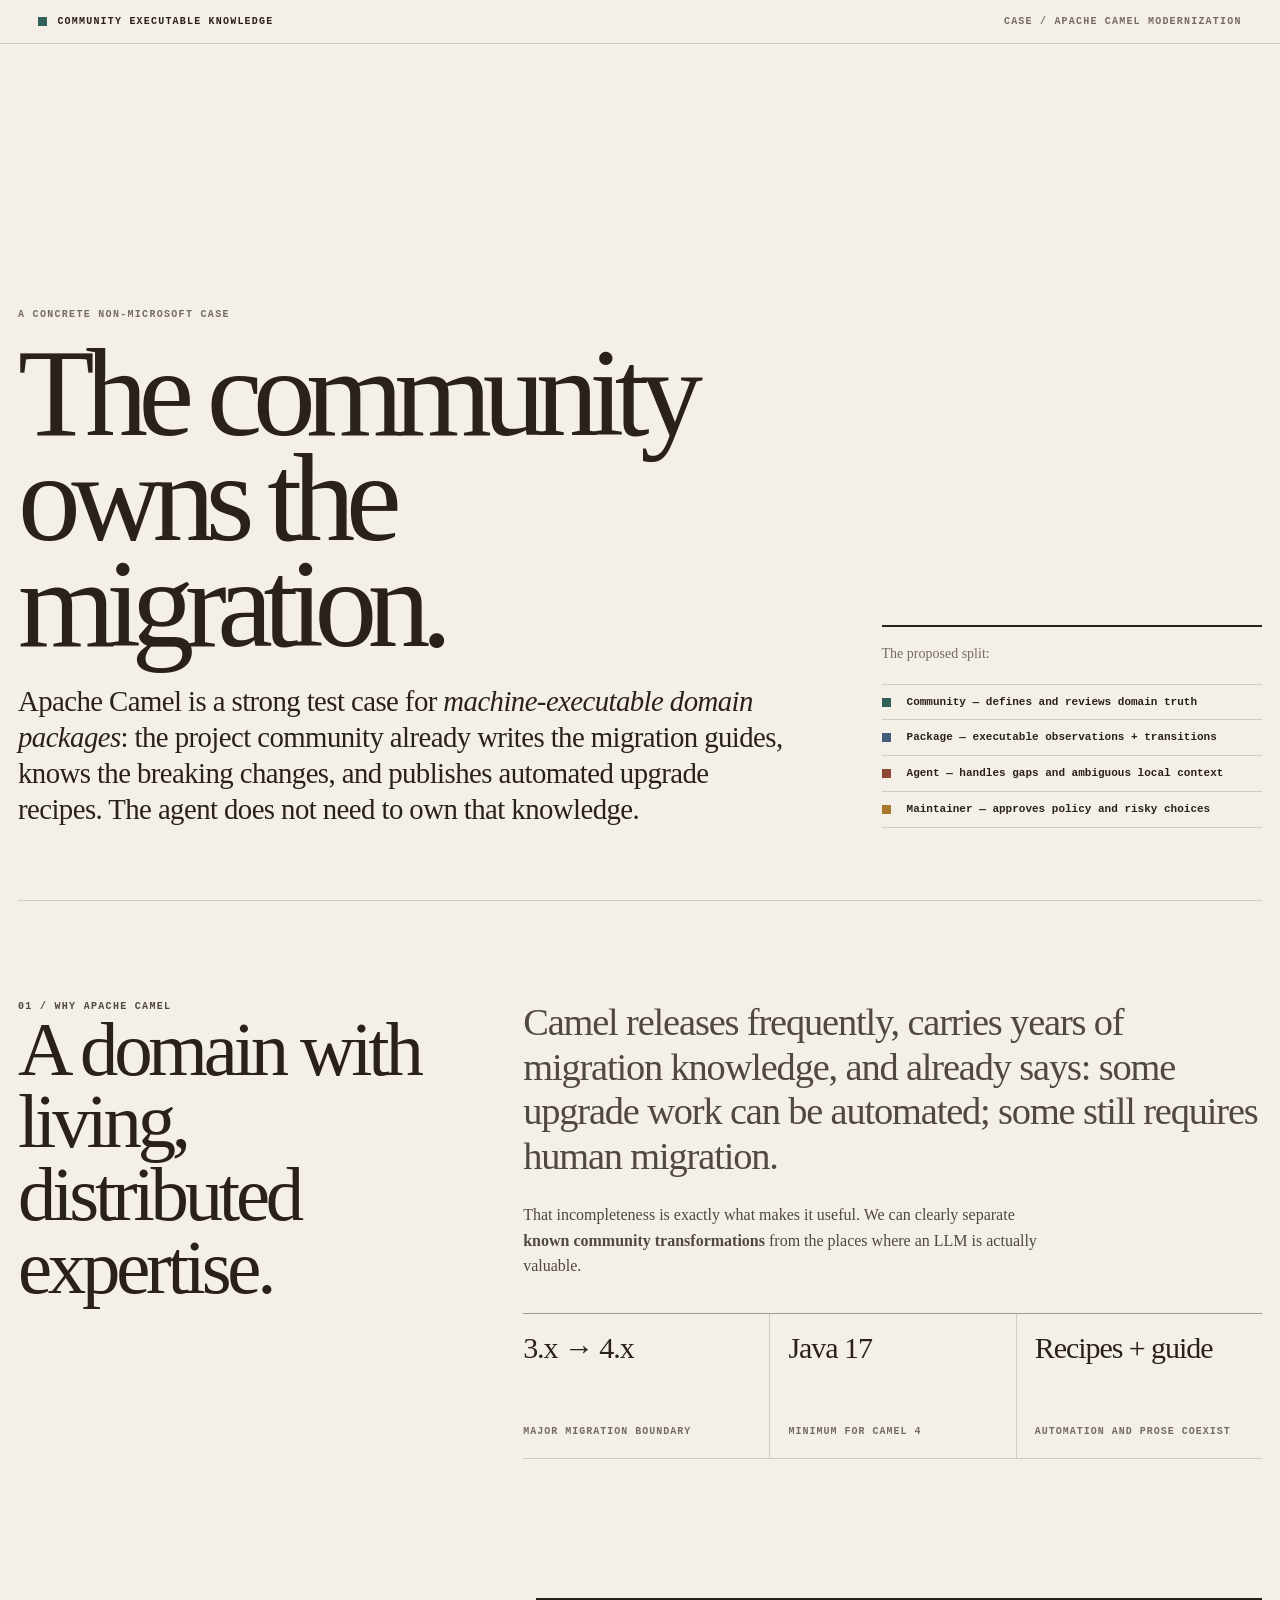
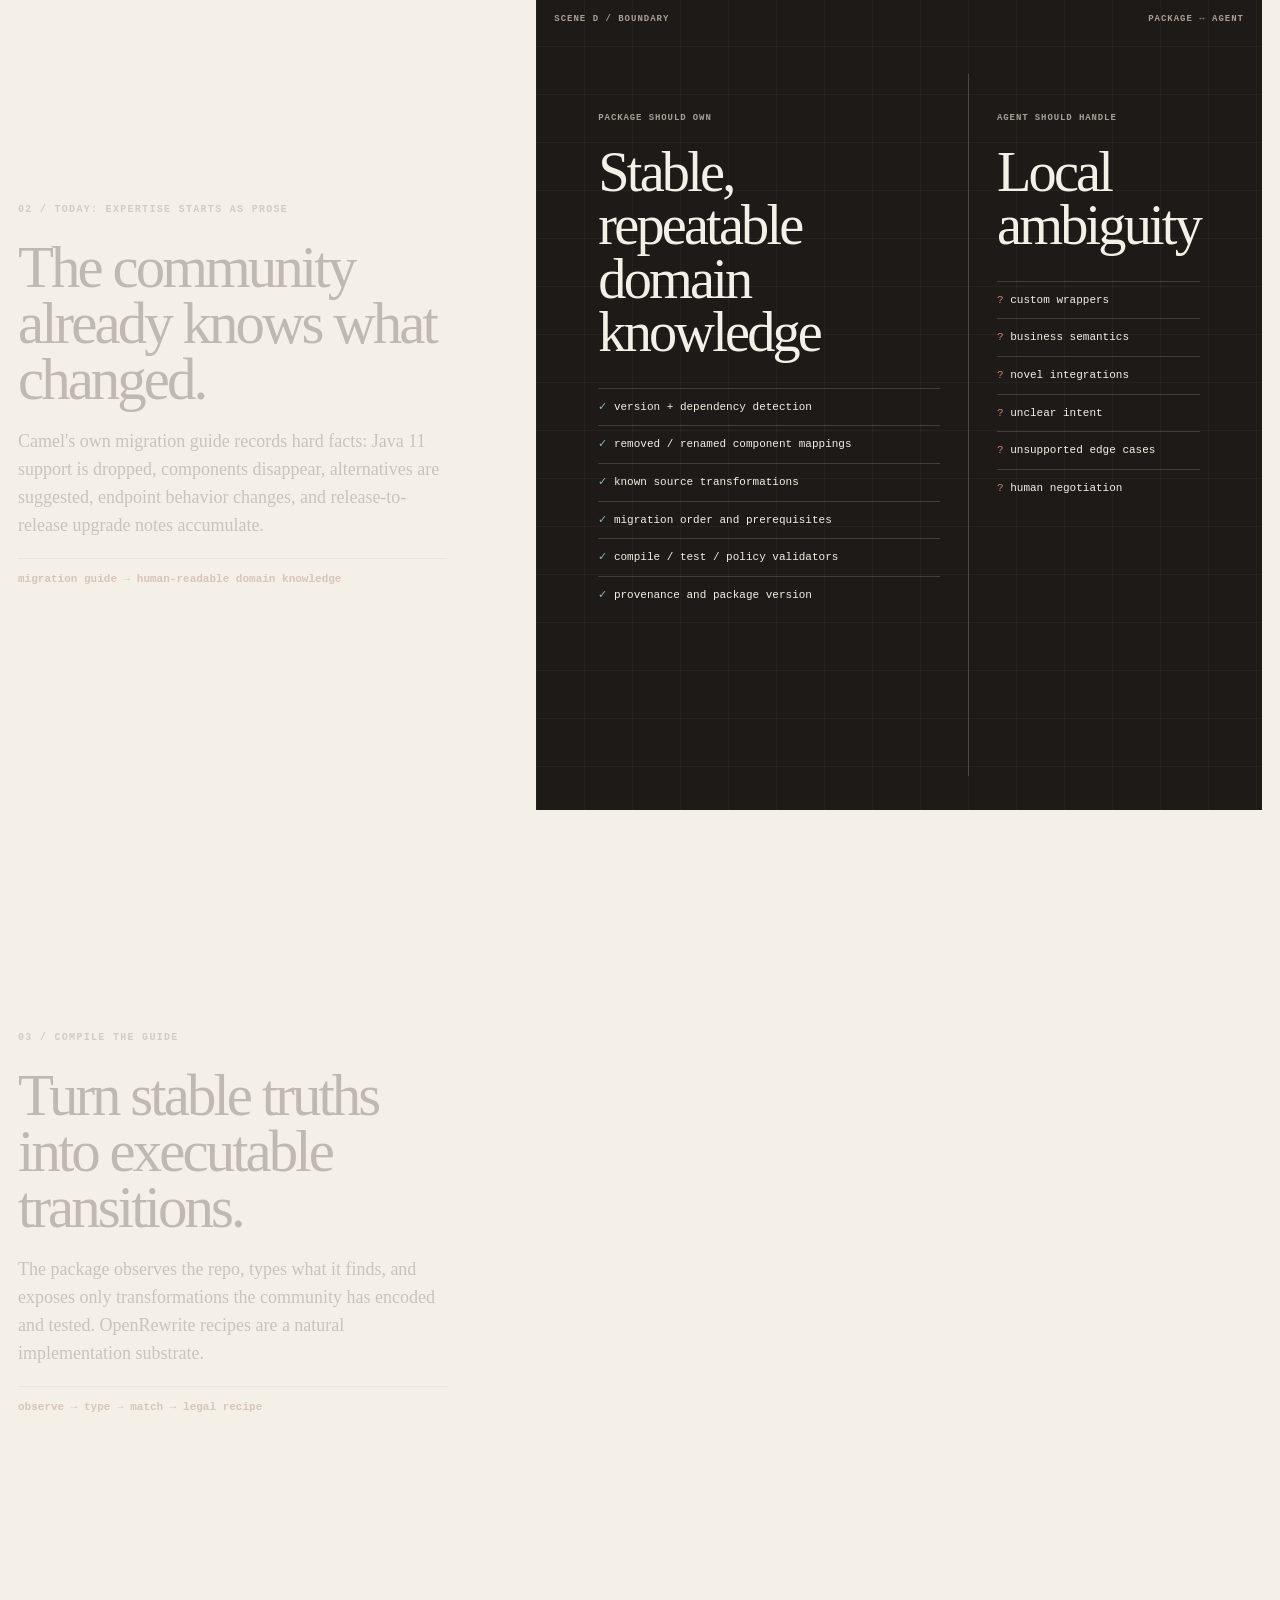
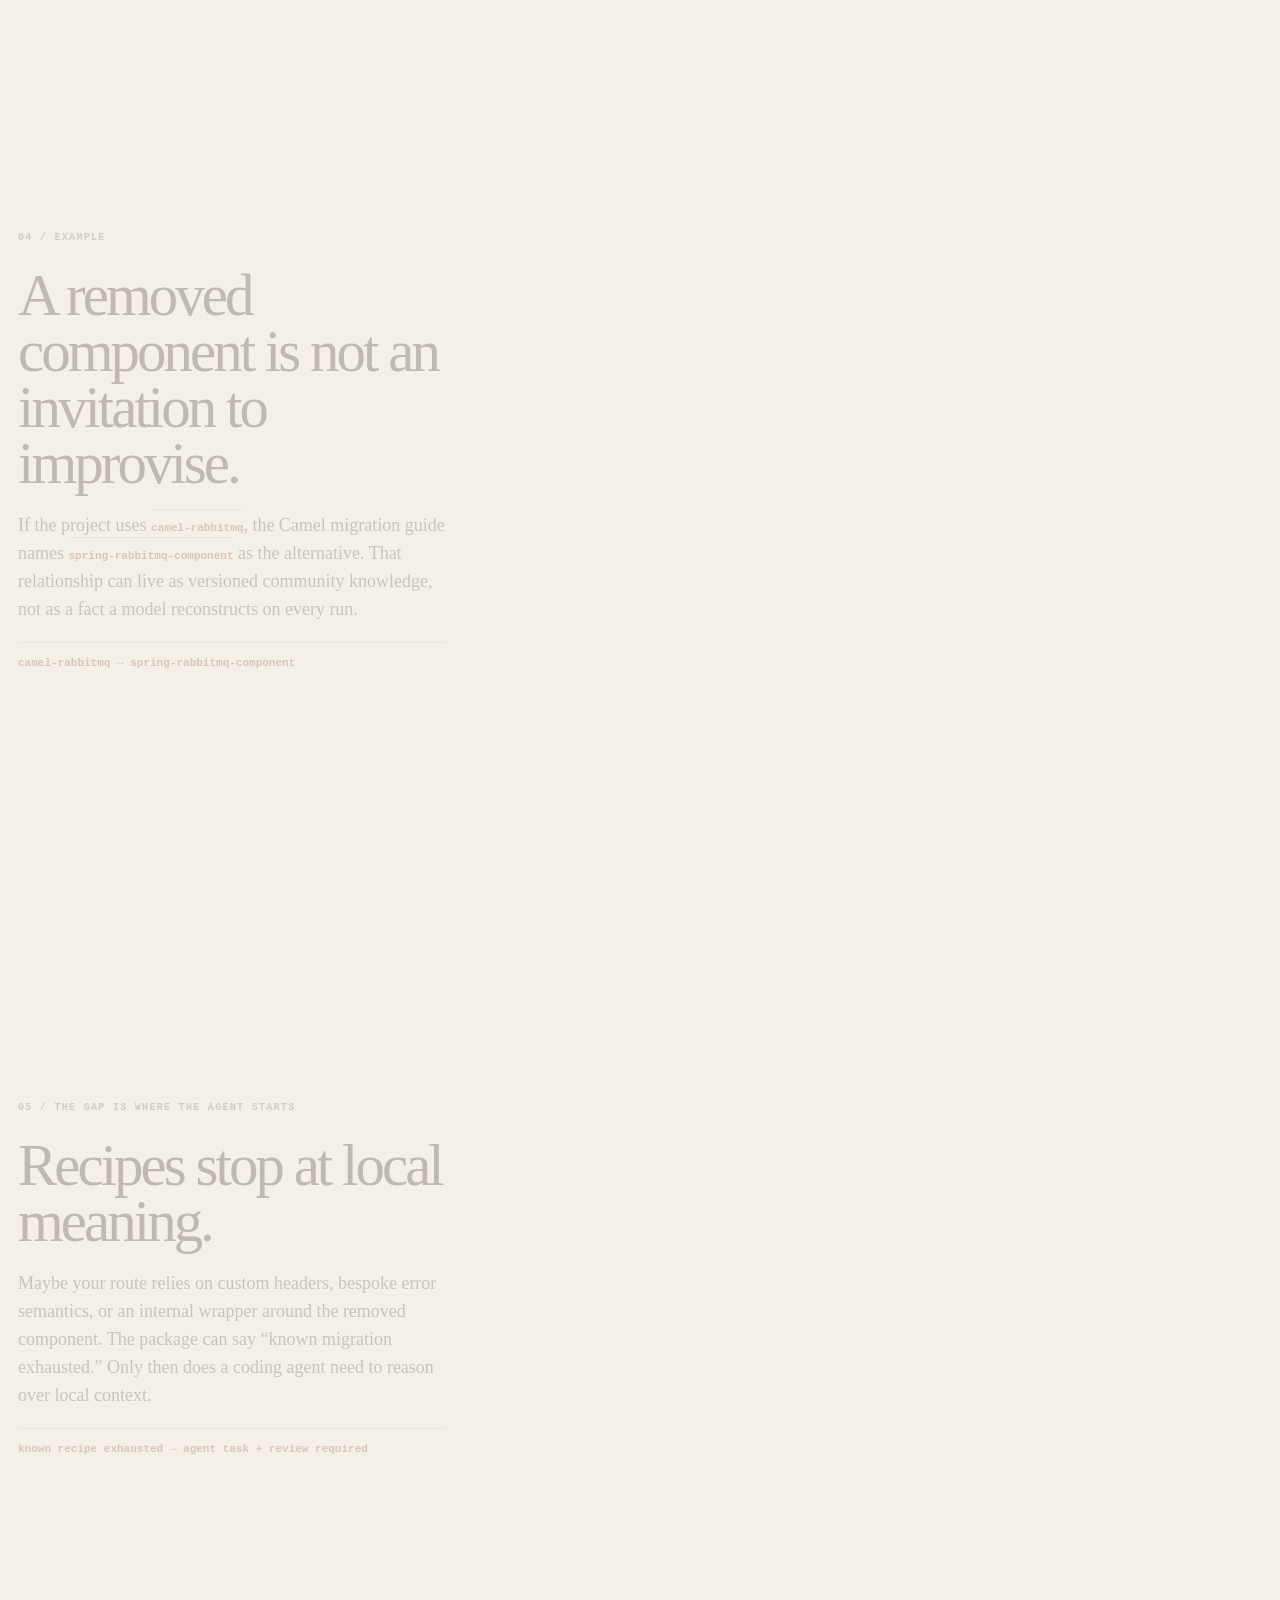
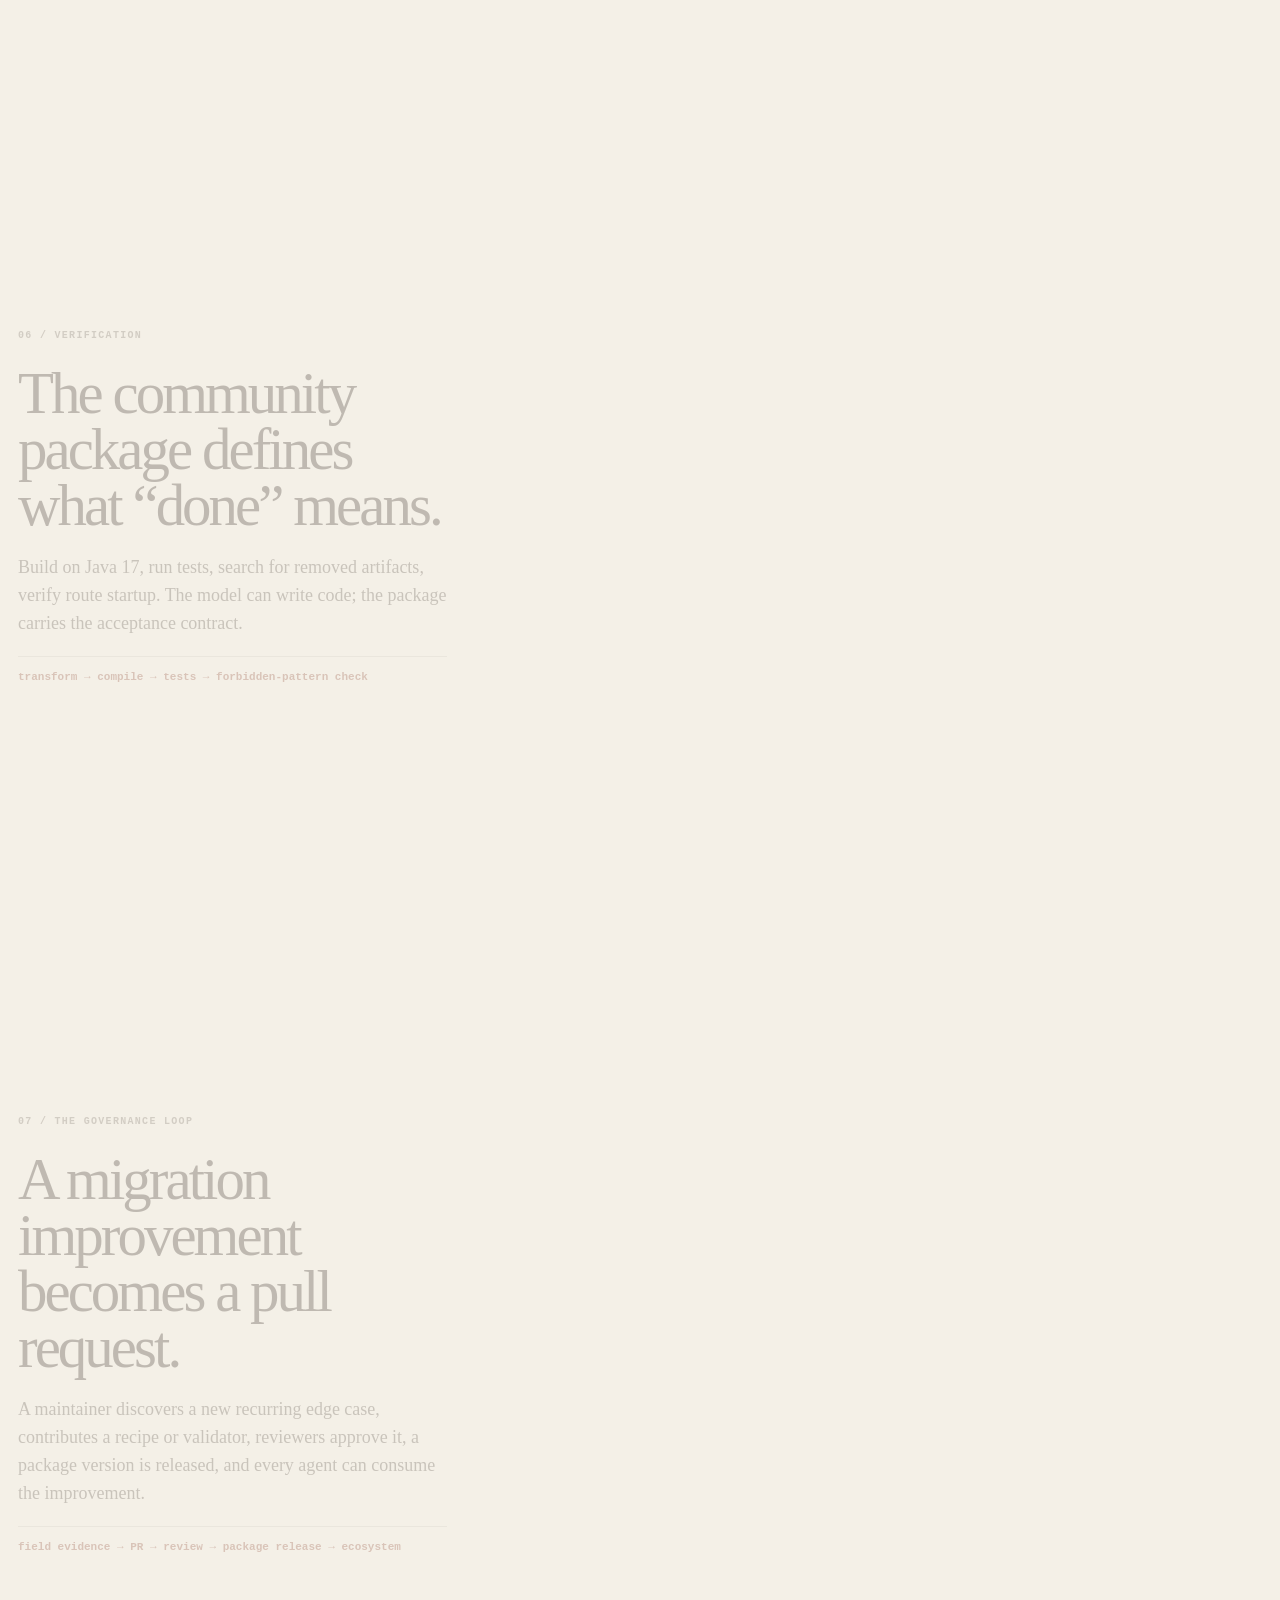
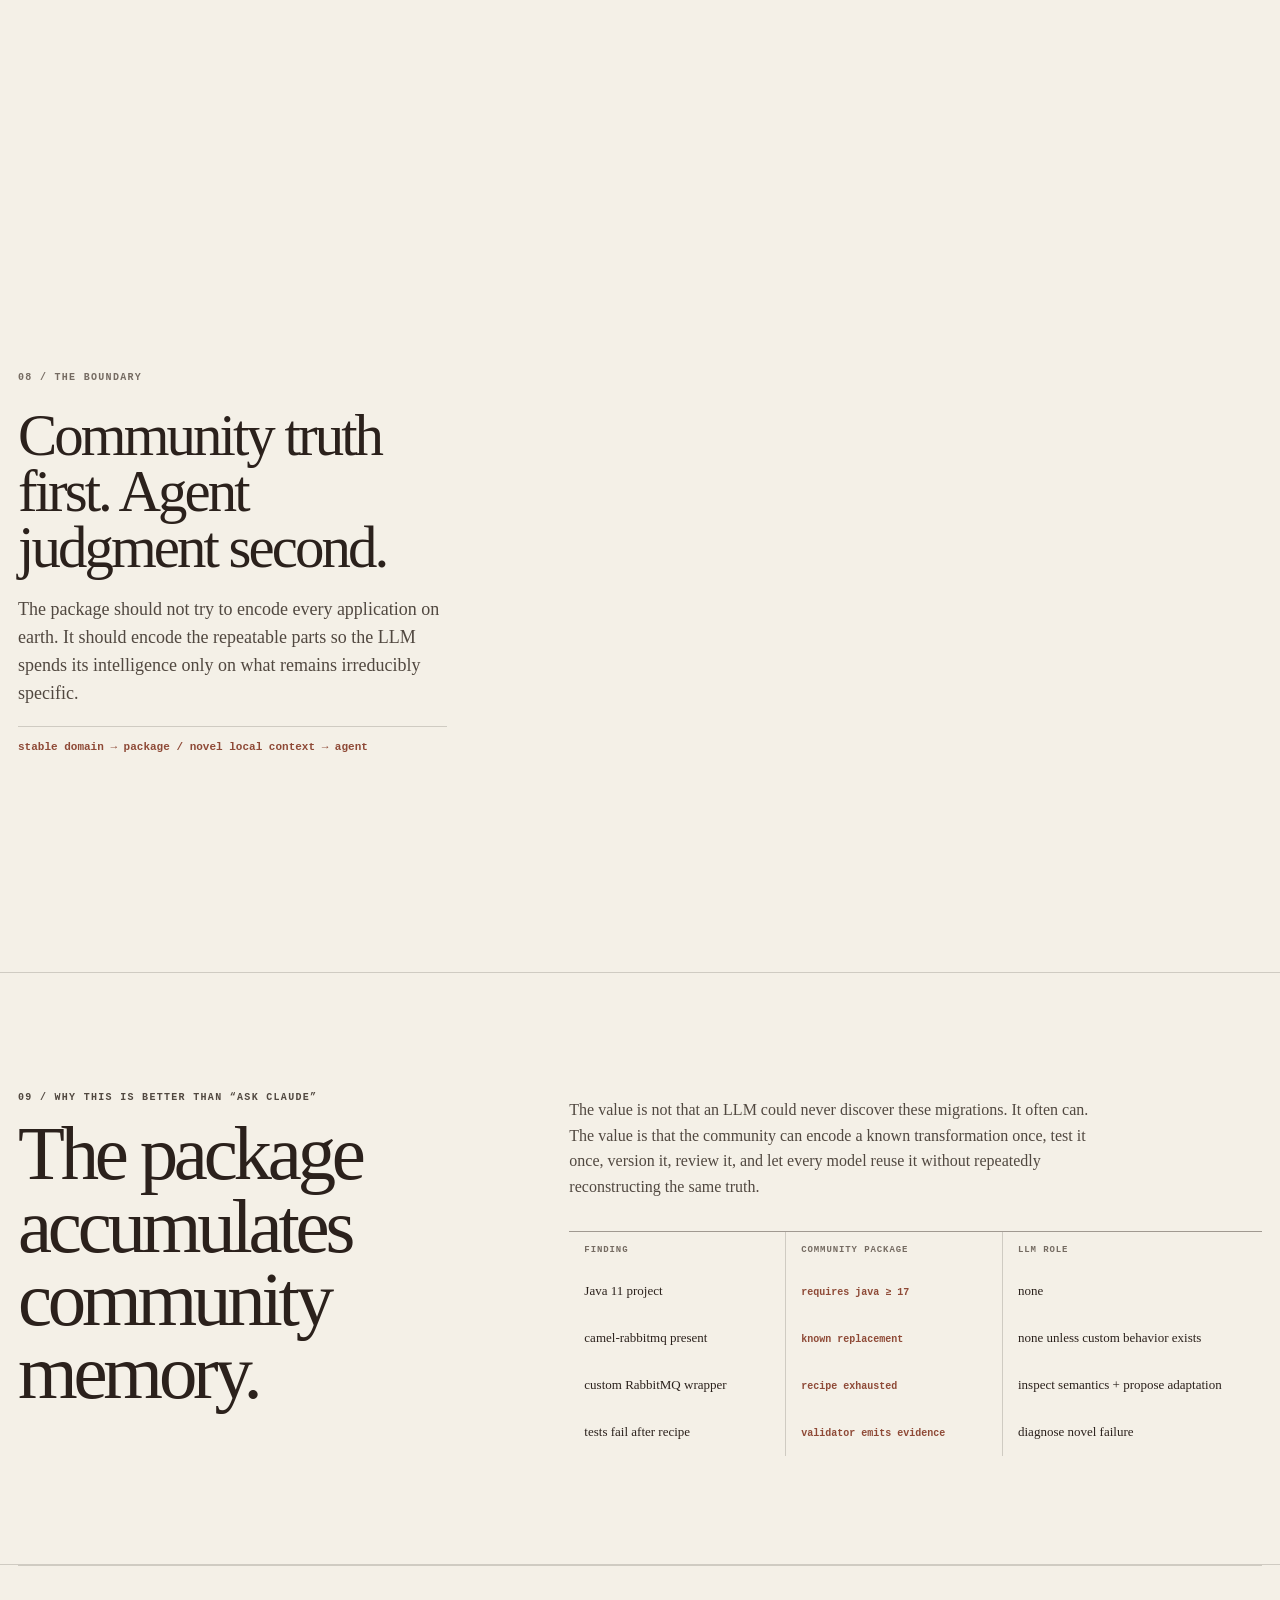
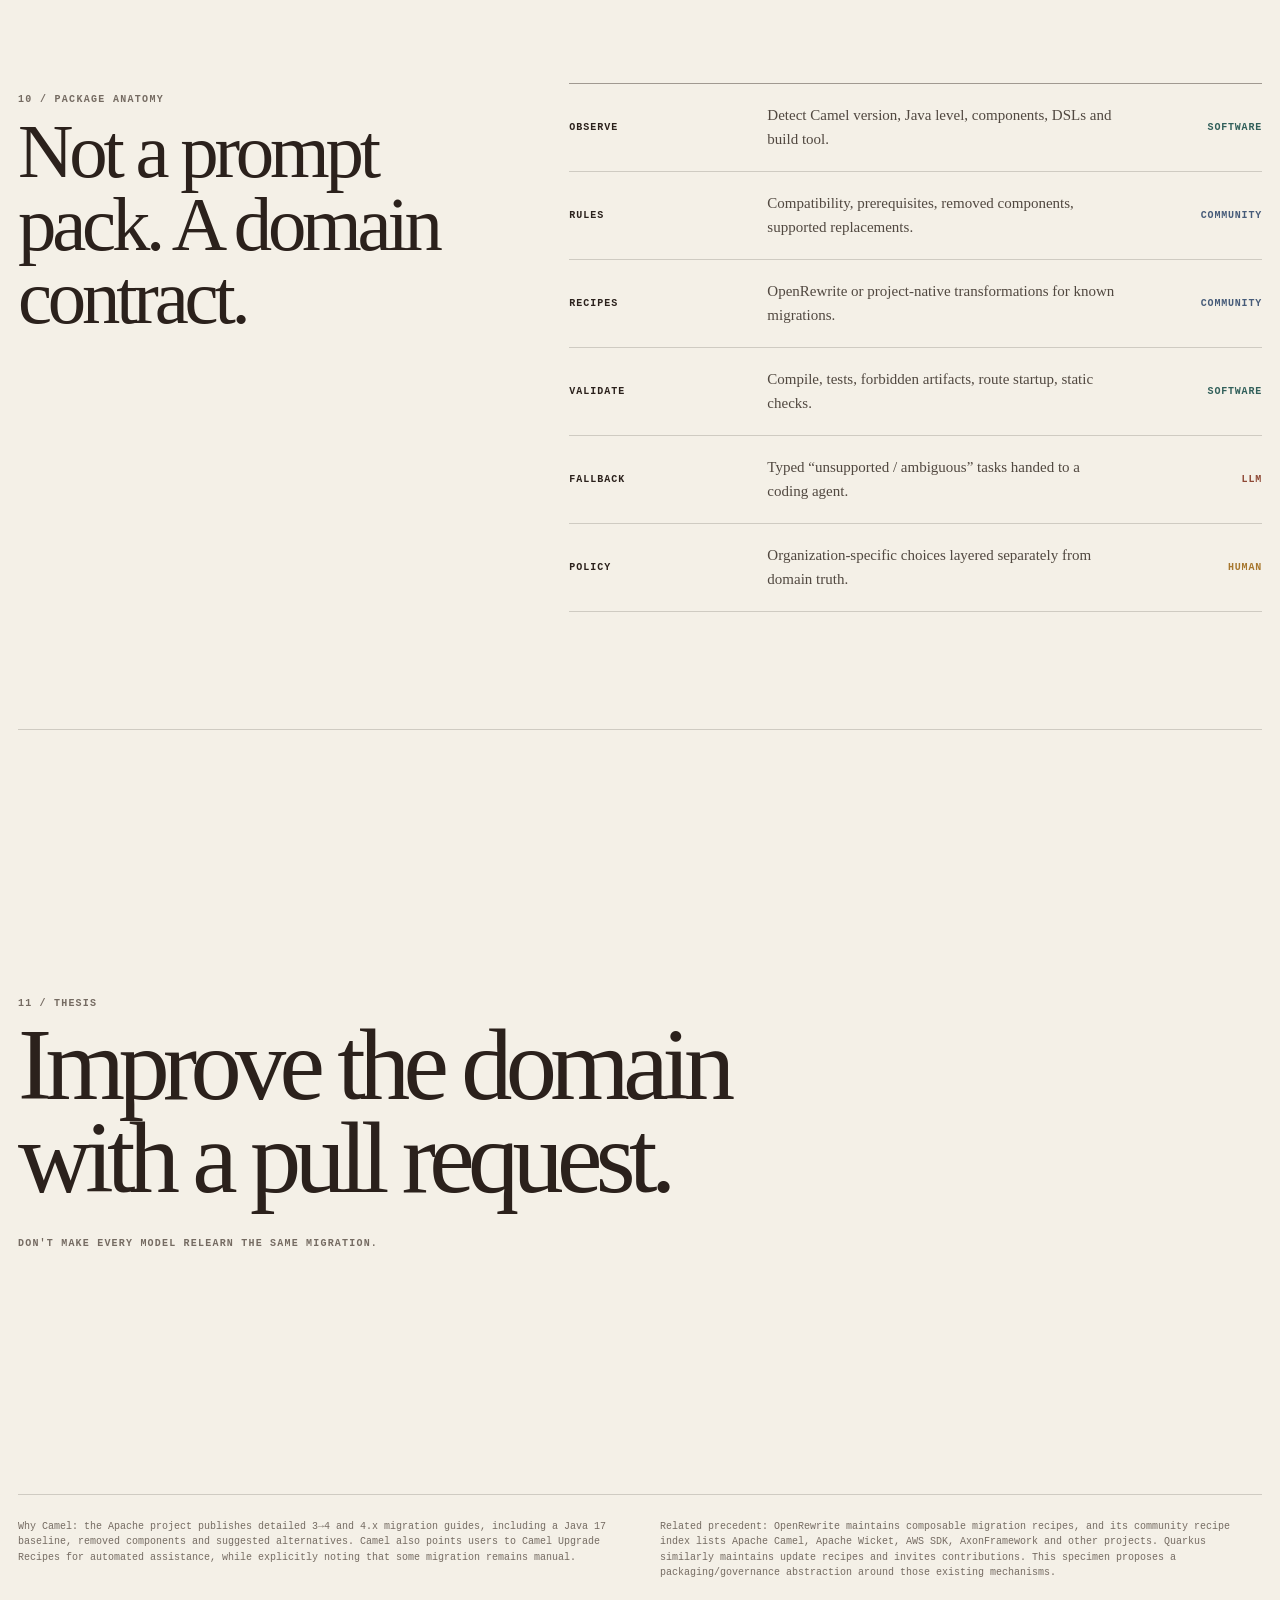
<file: community-domain-packages-apache-camel.html>
<!doctype html>
<html lang="en">
<head>
<meta charset="utf-8">
<meta name="viewport" content="width=device-width,initial-scale=1">
<meta name="description" content="A community-owned machine-executable domain package for Apache Camel modernization.">
<title>The community owns the migration</title>
<style>
:root{
  --paper:#f4f0e7; --paper2:#e8e1d4; --ink:#2b211c; --soft:#756b62;
  --rule:rgba(43,33,28,.18); --rule2:rgba(43,33,28,.42);
  --red:#8e4936; --teal:#315f5a; --blue:#465b79; --gold:#a7772e;
  --stage:#1e1a17; --stageInk:#f4f0e7; --stageSoft:#a79e94;
  --serif:"Iowan Old Style","Palatino Linotype",Palatino,Georgia,serif;
  --sans:Inter,ui-sans-serif,-apple-system,BlinkMacSystemFont,"Segoe UI",sans-serif;
  --mono:ui-monospace,SFMono-Regular,Menlo,Consolas,monospace;
  --max:1380px;
}
*{box-sizing:border-box} html{scroll-behavior:smooth}
body{margin:0;background:var(--paper);color:var(--ink);font:400 16px/1.6 var(--serif)}
a{color:inherit}.shell{width:min(var(--max),calc(100% - 36px));margin-inline:auto}
.mast{height:44px;position:sticky;top:0;z-index:40;display:flex;justify-content:space-between;align-items:center;
  padding:0 clamp(18px,3vw,46px);border-bottom:1px solid var(--rule);
  background:color-mix(in srgb,var(--paper) 94%,transparent);backdrop-filter:blur(8px);
  font:700 10px/1 var(--mono);letter-spacing:.12em;text-transform:uppercase}
.brand{display:flex;gap:10px;align-items:center}.brand i{width:9px;height:9px;background:var(--teal);display:block}.issue{color:var(--soft)}
.eyebrow{font:700 10px/1.35 var(--mono);letter-spacing:.13em;text-transform:uppercase;color:var(--soft)}
.hero{min-height:calc(100svh - 44px);display:grid;grid-template-columns:1.18fr .58fr;gap:7vw;align-items:end;padding:10vh 0 8vh}
.hero h1{font:500 clamp(60px,9.8vw,150px)/.84 var(--serif);letter-spacing:-.075em;margin:18px 0 28px;max-width:1050px}
.hero .lede{font:400 clamp(22px,2.25vw,34px)/1.25 var(--serif);letter-spacing:-.02em;max-width:820px;margin:0}
.aside{border-top:2px solid var(--ink);padding-top:16px;align-self:end}.aside p{margin:0 0 18px;color:var(--soft);font-size:14px}
.legend{border-top:1px solid var(--rule)}.legend div{padding:10px 0;border-bottom:1px solid var(--rule);display:grid;grid-template-columns:16px 1fr;gap:9px;align-items:center;font:600 11px/1.35 var(--mono)}
.dot{width:9px;height:9px}.d-community{background:var(--teal)}.d-package{background:var(--blue)}.d-agent{background:var(--red)}.d-human{background:var(--gold)}

.setup{padding:11vh 0 13vh;border-top:1px solid var(--rule);display:grid;grid-template-columns:.72fr 1.28fr;gap:7vw}
.setup h2,.section h2{font:500 clamp(42px,6vw,88px)/.95 var(--serif);letter-spacing:-.055em;margin:0}
.setup .claim{font:400 clamp(27px,3vw,45px)/1.16 var(--serif);letter-spacing:-.03em;margin:0 0 24px}
.setup p{max-width:66ch;color:#514840;margin:0}
.factband{margin-top:34px;border-top:1px solid var(--rule2);display:grid;grid-template-columns:repeat(3,1fr)}
.fact{padding:18px 18px 18px 0;border-bottom:1px solid var(--rule);min-height:145px;display:flex;flex-direction:column;justify-content:space-between}
.fact+.fact{padding-left:18px;border-left:1px solid var(--rule)}
.fact b{font:500 30px/1.05 var(--serif);letter-spacing:-.035em}.fact span{font:600 10px/1.45 var(--mono);text-transform:uppercase;letter-spacing:.1em;color:var(--soft)}

.story{width:min(var(--max),calc(100% - 36px));margin:auto;display:grid;grid-template-columns:minmax(300px,.77fr) minmax(520px,1.23fr);gap:clamp(26px,5vw,80px)}
.copy{padding-right:2vw}.step{min-height:92svh;display:flex;flex-direction:column;justify-content:center;opacity:.26;transition:opacity .2s ease}.step.is-active{opacity:1}
.step h2{font:500 clamp(38px,4.6vw,72px)/.95 var(--serif);letter-spacing:-.05em;margin:14px 0 20px}
.step p:not(.eyebrow){font-size:18px;line-height:1.55;color:#514840;max-width:575px;margin:0}
.step code{margin-top:18px;padding-top:12px;border-top:1px solid var(--rule);font:600 11px/1.5 var(--mono);color:var(--red);white-space:normal;max-width:560px}
.stage-wrap{position:relative}.stage{position:sticky;top:66px;height:calc(100svh - 88px);margin:22px 0;background:var(--stage);color:var(--stageInk);overflow:hidden}
.stage:after{content:"";position:absolute;inset:0;pointer-events:none;background-image:linear-gradient(rgba(244,240,231,.035) 1px,transparent 1px),linear-gradient(90deg,rgba(244,240,231,.035) 1px,transparent 1px);background-size:48px 48px}
.meta{position:absolute;z-index:20;left:18px;right:18px;top:16px;display:flex;justify-content:space-between;font:600 9px var(--mono);letter-spacing:.11em;text-transform:uppercase;color:var(--stageSoft)}
.scene{position:absolute;inset:0;transition:opacity .35s ease,transform .55s cubic-bezier(.2,.75,.2,1)}.scene[aria-hidden="true"]{opacity:0;pointer-events:none}

/* scene 0: knowledge in prose */
.guide{position:absolute;left:8%;right:8%;top:16%;bottom:10%;display:grid;grid-template-columns:.72fr 1.28fr;gap:34px}
.guide-title{border-right:1px solid rgba(244,240,231,.2);padding-right:28px;display:flex;flex-direction:column;justify-content:space-between}
.guide-title small{font:700 9px var(--mono);letter-spacing:.12em;text-transform:uppercase;color:#82b9ae}
.guide-title strong{font:500 clamp(38px,5.2vw,76px)/.92 var(--serif);letter-spacing:-.055em}
.guide-title p{font:400 13px/1.5 var(--serif);color:var(--stageSoft);margin:0;max-width:36ch}
.changes{display:grid;align-content:center;border-top:1px solid rgba(244,240,231,.2)}
.change{display:grid;grid-template-columns:130px 1fr;gap:18px;padding:14px 0;border-bottom:1px solid rgba(244,240,231,.16)}
.change span{font:700 9px var(--mono);text-transform:uppercase;letter-spacing:.08em;color:var(--stageSoft)}.change b{font:500 16px/1.3 var(--serif)}
.change em{font-style:normal;color:#82b9ae}

/* scene 1-4: package and repo */
.workbench{position:absolute;inset:76px 28px 32px;display:grid;grid-template-columns:1fr 110px 1fr;gap:0}
.repo,.pack{border:1px solid rgba(244,240,231,.18);padding:22px;position:relative;overflow:hidden}
.repo small,.pack small{font:700 9px var(--mono);letter-spacing:.11em;text-transform:uppercase;color:var(--stageSoft)}
.repo h3,.pack h3{font:500 clamp(28px,3.3vw,48px)/.95 var(--serif);letter-spacing:-.04em;margin:14px 0 24px}
.files,.rules{font:500 10px/1.75 var(--mono);color:#d6d0c8;white-space:pre-line}
.pipe{display:flex;align-items:center;justify-content:center;position:relative}.pipe:before{content:"";position:absolute;left:10%;right:10%;top:50%;height:1px;background:rgba(244,240,231,.24)}
.token{width:12px;height:12px;background:var(--teal);z-index:2;transition:transform .65s ease,background .3s ease}
.stage[data-step="2"] .token{transform:translateX(18px);background:var(--blue)}.stage[data-step="3"] .token{transform:translateX(30px);background:var(--red)}.stage[data-step="4"] .token{transform:translateX(40px);background:var(--teal)}
.badge{display:inline-block;padding:5px 7px;border:1px solid rgba(244,240,231,.24);font:700 8px var(--mono);letter-spacing:.08em;text-transform:uppercase;color:var(--stageSoft);margin:0 6px 6px 0}
.diff{position:absolute;left:18px;right:18px;bottom:18px;border-top:1px solid rgba(244,240,231,.16);padding-top:12px;font:500 9px/1.65 var(--mono)}
.minus{color:#d0816d}.plus{color:#82b9ae}.muted{color:var(--stageSoft)}

/* scene 5: community governance loop */
.loop{position:absolute;inset:90px 7% 50px;display:grid;grid-template-columns:repeat(4,1fr);gap:1px;background:rgba(244,240,231,.18)}
.loop article{background:var(--stage);padding:22px;display:flex;flex-direction:column;justify-content:space-between}
.loop .n{font:700 9px var(--mono);letter-spacing:.1em;color:#82b9ae}.loop h3{font:500 clamp(25px,3vw,42px)/1 var(--serif);letter-spacing:-.04em;margin:0}.loop p{font-size:12px;color:var(--stageSoft);margin:0}
.loop:after{content:"community knowledge improves by PR, not by retraining the model";position:absolute;left:0;right:0;bottom:-30px;text-align:center;font:700 9px var(--mono);letter-spacing:.1em;text-transform:uppercase;color:var(--stageSoft)}

/* scene 6: boundary */
.boundary{position:absolute;inset:76px 34px 34px;display:grid;grid-template-columns:1.22fr .78fr;gap:1px;background:rgba(244,240,231,.18)}
.boundary>div{background:var(--stage);padding:28px}.boundary small{font:700 9px var(--mono);letter-spacing:.1em;text-transform:uppercase;color:var(--stageSoft)}
.boundary h3{font:500 clamp(34px,4.4vw,62px)/.95 var(--serif);letter-spacing:-.05em;margin:18px 0}
.boundary ul{padding:0;margin:28px 0 0;list-style:none;font:500 11px/1.7 var(--mono)}.boundary li{border-top:1px solid rgba(244,240,231,.16);padding:9px 0}.boundary .yes li:before{content:"✓ ";color:#82b9ae}.boundary .ask li:before{content:"? ";color:#d0816d}

/* architecture */
.section{padding:13vh 0;border-top:1px solid var(--rule)}
.split{display:grid;grid-template-columns:.8fr 1.2fr;gap:7vw}
.layers{border-top:1px solid var(--rule2)}
.layer{display:grid;grid-template-columns:180px 1fr 125px;gap:18px;align-items:center;min-height:88px;border-bottom:1px solid var(--rule)}
.layer b{font:700 10px var(--mono);letter-spacing:.1em;text-transform:uppercase}.layer p{margin:0;color:#514840;font-size:15px}.layer em{font:600 10px var(--mono);text-align:right;text-transform:uppercase;letter-spacing:.08em;font-style:normal}
.c1 em{color:var(--teal)}.c2 em{color:var(--blue)}.c3 em{color:var(--red)}.c4 em{color:var(--gold)}

.case{padding:12vh 0;border-top:1px solid var(--rule);border-bottom:1px solid var(--rule)}
.casegrid{display:grid;grid-template-columns:.8fr 1.2fr;gap:7vw}.case p{color:#514840;max-width:68ch}
.table{margin-top:32px;border-top:1px solid var(--rule2)}
.tr{display:grid;grid-template-columns:1fr 1fr 1.2fr;gap:1px;background:var(--rule)}
.tr>*{background:var(--paper);padding:13px 15px;font-size:13px}.tr.head>*{font:700 9px var(--mono);letter-spacing:.1em;text-transform:uppercase;color:var(--soft)}
.tr code{font:600 10px var(--mono);color:var(--red)}
.final{min-height:85svh;display:flex;align-items:center;border-top:1px solid var(--rule)}.final blockquote{font:500 clamp(50px,8vw,116px)/.9 var(--serif);letter-spacing:-.065em;margin:0;max-width:1180px}.final p{font:700 10px var(--mono);letter-spacing:.12em;text-transform:uppercase;color:var(--soft);margin-top:34px}
.foot{padding:24px 0 70px;border-top:1px solid var(--rule);display:grid;grid-template-columns:1fr 1fr;gap:40px;color:var(--soft);font:500 10px/1.55 var(--mono)}.foot p{margin:0}

@media(max-width:940px){
  .hero,.setup,.split,.casegrid{grid-template-columns:1fr}.story{display:flex;flex-direction:column}.copy{order:1;padding:0}
  .stage-wrap{order:0;position:sticky;top:44px;height:55svh;z-index:20;background:var(--paper)}.stage{top:8px;height:calc(55svh - 16px);margin:8px 0}.step{min-height:auto;padding:80px 0}
  .workbench{inset:64px 14px 18px;grid-template-columns:1fr 56px 1fr}.repo,.pack{padding:13px}.repo h3,.pack h3{font-size:23px}.files,.rules{font-size:8px}.guide{inset:64px 6% 20px}
  .loop{inset:64px 14px 40px;grid-template-columns:1fr 1fr}.boundary{inset:64px 14px 18px}.factband{grid-template-columns:1fr 1fr}
}
@media(max-width:620px){
  .issue{display:none}.hero{padding-top:7vh}.hero h1{font-size:clamp(58px,17vw,94px)}
  .factband{grid-template-columns:1fr}.fact+.fact{border-left:0;padding-left:0}
  .guide{grid-template-columns:1fr}.guide-title{border-right:0;border-bottom:1px solid rgba(244,240,231,.2);padding:0 0 12px}.guide-title p{display:none}.change{grid-template-columns:95px 1fr}.change b{font-size:12px}
  .workbench{grid-template-columns:1fr;grid-template-rows:1fr 38px 1fr}.pipe:before{left:5%;right:5%}
  .pack h3,.repo h3{margin-bottom:10px}.diff{display:none}.files,.rules{line-height:1.45}
  .loop{grid-template-columns:1fr 1fr}.loop h3{font-size:20px}.loop p{display:none}
  .boundary{grid-template-columns:1fr}.boundary>div:first-child{display:none}
  .layer{grid-template-columns:1fr;padding:14px 0;gap:4px}.layer em{text-align:left}
  .tr{grid-template-columns:1fr}.tr.head{display:none}.foot{grid-template-columns:1fr}
}
@media(prefers-reduced-motion:reduce){html{scroll-behavior:auto}*,*:before,*:after{transition:none!important;animation:none!important}.step{opacity:1}}
</style>
</head>
<body>
<header class="mast">
  <div class="brand"><i></i><span>Community executable knowledge</span></div>
  <span class="issue">case / Apache Camel modernization</span>
</header>

<main>
<section class="hero shell">
  <div>
    <p class="eyebrow">A concrete non-Microsoft case</p>
    <h1>The community<br>owns the migration.</h1>
    <p class="lede">
      Apache Camel is a strong test case for <em>machine-executable domain packages</em>:
      the project community already writes the migration guides, knows the breaking changes,
      and publishes automated upgrade recipes. The agent does not need to own that knowledge.
    </p>
  </div>
  <aside class="aside">
    <p>The proposed split:</p>
    <div class="legend">
      <div><i class="dot d-community"></i><span>Community — defines and reviews domain truth</span></div>
      <div><i class="dot d-package"></i><span>Package — executable observations + transitions</span></div>
      <div><i class="dot d-agent"></i><span>Agent — handles gaps and ambiguous local context</span></div>
      <div><i class="dot d-human"></i><span>Maintainer — approves policy and risky choices</span></div>
    </div>
  </aside>
</section>

<section class="setup shell">
  <div>
    <p class="eyebrow">01 / Why Apache Camel</p>
    <h2>A domain with living, distributed expertise.</h2>
  </div>
  <div>
    <p class="claim">
      Camel releases frequently, carries years of migration knowledge, and already says:
      some upgrade work can be automated; some still requires human migration.
    </p>
    <p>
      That incompleteness is exactly what makes it useful. We can clearly separate
      <b>known community transformations</b> from the places where an LLM is actually valuable.
    </p>
    <div class="factband">
      <div class="fact"><b>3.x → 4.x</b><span>major migration boundary</span></div>
      <div class="fact"><b>Java 17</b><span>minimum for Camel 4</span></div>
      <div class="fact"><b>Recipes + guide</b><span>automation and prose coexist</span></div>
    </div>
  </div>
</section>

<section class="story">
  <div class="copy">
    <article class="step is-active" data-step="0">
      <p class="eyebrow">02 / Today: expertise starts as prose</p>
      <h2>The community already knows what changed.</h2>
      <p>
        Camel's own migration guide records hard facts: Java 11 support is dropped, components disappear,
        alternatives are suggested, endpoint behavior changes, and release-to-release upgrade notes accumulate.
      </p>
      <code>migration guide → human-readable domain knowledge</code>
    </article>

    <article class="step" data-step="1">
      <p class="eyebrow">03 / Compile the guide</p>
      <h2>Turn stable truths into executable transitions.</h2>
      <p>
        The package observes the repo, types what it finds, and exposes only transformations the community has encoded and tested.
        OpenRewrite recipes are a natural implementation substrate.
      </p>
      <code>observe → type → match → legal recipe</code>
    </article>

    <article class="step" data-step="2">
      <p class="eyebrow">04 / Example</p>
      <h2>A removed component is not an invitation to improvise.</h2>
      <p>
        If the project uses <code>camel-rabbitmq</code>, the Camel migration guide names <code>spring-rabbitmq-component</code>
        as the alternative. That relationship can live as versioned community knowledge, not as a fact a model reconstructs on every run.
      </p>
      <code>camel-rabbitmq → spring-rabbitmq-component</code>
    </article>

    <article class="step" data-step="3">
      <p class="eyebrow">05 / The gap is where the agent starts</p>
      <h2>Recipes stop at local meaning.</h2>
      <p>
        Maybe your route relies on custom headers, bespoke error semantics, or an internal wrapper around the removed component.
        The package can say “known migration exhausted.” Only then does a coding agent need to reason over local context.
      </p>
      <code>known recipe exhausted → agent task + review required</code>
    </article>

    <article class="step" data-step="4">
      <p class="eyebrow">06 / Verification</p>
      <h2>The community package defines what “done” means.</h2>
      <p>
        Build on Java 17, run tests, search for removed artifacts, verify route startup.
        The model can write code; the package carries the acceptance contract.
      </p>
      <code>transform → compile → tests → forbidden-pattern check</code>
    </article>

    <article class="step" data-step="5">
      <p class="eyebrow">07 / The governance loop</p>
      <h2>A migration improvement becomes a pull request.</h2>
      <p>
        A maintainer discovers a new recurring edge case, contributes a recipe or validator,
        reviewers approve it, a package version is released, and every agent can consume the improvement.
      </p>
      <code>field evidence → PR → review → package release → ecosystem</code>
    </article>

    <article class="step" data-step="6">
      <p class="eyebrow">08 / The boundary</p>
      <h2>Community truth first. Agent judgment second.</h2>
      <p>
        The package should not try to encode every application on earth.
        It should encode the repeatable parts so the LLM spends its intelligence only on what remains irreducibly specific.
      </p>
      <code>stable domain → package / novel local context → agent</code>
    </article>
  </div>

  <div class="stage-wrap" aria-hidden="true">
    <div class="stage" data-step="0">
      <div class="meta"><span id="sceneLabel">SCENE A / GUIDE</span><span id="stateLabel">state 00</span></div>

      <div class="scene" id="sceneGuide">
        <div class="guide">
          <div class="guide-title">
            <small>Apache Camel 3 → 4</small>
            <strong>Migration Guide</strong>
            <p>Community-maintained knowledge exists before the agent enters the picture.</p>
          </div>
          <div class="changes">
            <div class="change"><span>runtime</span><b>Java 11 dropped → <em>Java 17 required</em></b></div>
            <div class="change"><span>component</span><b>camel-rabbitmq → <em>spring-rabbitmq-component</em></b></div>
            <div class="change"><span>component</span><b>camel-vm → <em>camel-seda</em></b></div>
            <div class="change"><span>observability</span><b>camel-opentracing → <em>micrometer / opentelemetry</em></b></div>
            <div class="change"><span>behavior</span><b>platform-http context path → <em>changed semantics</em></b></div>
          </div>
        </div>
      </div>

      <div class="scene" id="sceneWorkbench" aria-hidden="true">
        <div class="workbench">
          <div class="repo">
            <small>application repo</small>
            <h3>order-routing-service</h3>
            <div class="files">pom.xml
src/main/java/Routes.java
application.yaml
tests/RouteIT.java</div>
            <div class="diff" id="repoDiff"><span class="muted">detected:</span> Camel 3.20 · Java 11 · camel-rabbitmq</div>
          </div>
          <div class="pipe"><i class="token"></i></div>
          <div class="pack">
            <small>community domain package</small>
            <h3>apache/camel-modernize</h3>
            <span class="badge">observe</span><span class="badge">transition</span><span class="badge">validate</span>
            <div class="rules" id="packRules">requires:
  java >= 17

transition:
  camel-rabbitmq
  → spring-rabbitmq-component

validate:
  mvn test
  no removed components</div>
            <div class="diff" id="packDiff"><span class="plus">community recipe matched</span></div>
          </div>
        </div>
      </div>

      <div class="scene" id="sceneLoop" aria-hidden="true">
        <div class="loop">
          <article><span class="n">01</span><h3>Migration guide</h3><p>Maintainers document a breaking change.</p></article>
          <article><span class="n">02</span><h3>Executable recipe</h3><p>A repeated fix becomes code + tests.</p></article>
          <article><span class="n">03</span><h3>Review</h3><p>Domain experts approve the semantics.</p></article>
          <article><span class="n">04</span><h3>Release</h3><p>Every compatible agent can consume it.</p></article>
        </div>
      </div>

      <div class="scene" id="sceneBoundary" aria-hidden="true">
        <div class="boundary">
          <div>
            <small>package should own</small>
            <h3>Stable, repeatable domain knowledge</h3>
            <ul class="yes">
              <li>version + dependency detection</li>
              <li>removed / renamed component mappings</li>
              <li>known source transformations</li>
              <li>migration order and prerequisites</li>
              <li>compile / test / policy validators</li>
              <li>provenance and package version</li>
            </ul>
          </div>
          <div>
            <small>agent should handle</small>
            <h3>Local ambiguity</h3>
            <ul class="ask">
              <li>custom wrappers</li>
              <li>business semantics</li>
              <li>novel integrations</li>
              <li>unclear intent</li>
              <li>unsupported edge cases</li>
              <li>human negotiation</li>
            </ul>
          </div>
        </div>
      </div>
    </div>
  </div>
</section>

<section class="case">
  <div class="shell casegrid">
    <div>
      <p class="eyebrow">09 / Why this is better than “ask Claude”</p>
      <h2 style="font:500 clamp(42px,6vw,86px)/.95 var(--serif);letter-spacing:-.055em;margin:14px 0 0">The package accumulates community memory.</h2>
    </div>
    <div>
      <p>
        The value is not that an LLM could never discover these migrations. It often can.
        The value is that the community can encode a known transformation once, test it once,
        version it, review it, and let every model reuse it without repeatedly reconstructing the same truth.
      </p>
      <div class="table">
        <div class="tr head"><div>Finding</div><div>Community package</div><div>LLM role</div></div>
        <div class="tr"><div>Java 11 project</div><div><code>requires java ≥ 17</code></div><div>none</div></div>
        <div class="tr"><div>camel-rabbitmq present</div><div><code>known replacement</code></div><div>none unless custom behavior exists</div></div>
        <div class="tr"><div>custom RabbitMQ wrapper</div><div><code>recipe exhausted</code></div><div>inspect semantics + propose adaptation</div></div>
        <div class="tr"><div>tests fail after recipe</div><div><code>validator emits evidence</code></div><div>diagnose novel failure</div></div>
      </div>
    </div>
  </div>
</section>

<section class="section shell">
  <div class="split">
    <div>
      <p class="eyebrow">10 / Package anatomy</p>
      <h2>Not a prompt pack. A domain contract.</h2>
    </div>
    <div class="layers">
      <div class="layer c1"><b>Observe</b><p>Detect Camel version, Java level, components, DSLs and build tool.</p><em>software</em></div>
      <div class="layer c2"><b>Rules</b><p>Compatibility, prerequisites, removed components, supported replacements.</p><em>community</em></div>
      <div class="layer c2"><b>Recipes</b><p>OpenRewrite or project-native transformations for known migrations.</p><em>community</em></div>
      <div class="layer c1"><b>Validate</b><p>Compile, tests, forbidden artifacts, route startup, static checks.</p><em>software</em></div>
      <div class="layer c3"><b>Fallback</b><p>Typed “unsupported / ambiguous” tasks handed to a coding agent.</p><em>LLM</em></div>
      <div class="layer c4"><b>Policy</b><p>Organization-specific choices layered separately from domain truth.</p><em>human</em></div>
    </div>
  </div>
</section>

<section class="final shell">
  <div>
    <p class="eyebrow">11 / Thesis</p>
    <blockquote>Improve the domain<br>with a pull request.</blockquote>
    <p>Don't make every model relearn the same migration.</p>
  </div>
</section>
</main>

<footer class="foot shell">
  <p>
    Why Camel: the Apache project publishes detailed 3→4 and 4.x migration guides, including a Java 17 baseline,
    removed components and suggested alternatives. Camel also points users to Camel Upgrade Recipes for automated assistance,
    while explicitly noting that some migration remains manual.
  </p>
  <p>
    Related precedent: OpenRewrite maintains composable migration recipes, and its community recipe index lists Apache Camel,
    Apache Wicket, AWS SDK, AxonFramework and other projects. Quarkus similarly maintains update recipes and invites contributions.
    This specimen proposes a packaging/governance abstraction around those existing mechanisms.
  </p>
</footer>

<script>
const stage=document.querySelector('.stage');
const steps=[...document.querySelectorAll('.step')];
const scenes={
  guide:document.getElementById('sceneGuide'),
  bench:document.getElementById('sceneWorkbench'),
  loop:document.getElementById('sceneLoop'),
  boundary:document.getElementById('sceneBoundary')
};
const sceneLabel=document.getElementById('sceneLabel'),stateLabel=document.getElementById('stateLabel');
const packRules=document.getElementById('packRules'),packDiff=document.getElementById('packDiff'),repoDiff=document.getElementById('repoDiff');

function show(name){Object.entries(scenes).forEach(([k,e])=>e.setAttribute('aria-hidden',k===name?'false':'true'))}
function setStep(i){
  steps.forEach((s,n)=>s.classList.toggle('is-active',n===i)); stage.dataset.step=String(i);
  if(i===0){show('guide');sceneLabel.textContent='SCENE A / GUIDE';stateLabel.textContent='state 00'}
  else if(i<=4){
    show('bench');sceneLabel.textContent='SCENE B / EXECUTABLE DOMAIN';stateLabel.textContent=`state 0${i}`;
    if(i===1){
      packRules.textContent=`observe:\n  camel.version\n  java.version\n  components\n\nmatch:\n  migration path`;
      packDiff.innerHTML='<span class="plus">typed observations ready</span>';
      repoDiff.innerHTML='<span class="muted">detected:</span> Camel 3.20 · Java 11 · camel-rabbitmq';
    }
    if(i===2){
      packRules.textContent=`rule:\n  camel-rabbitmq removed\n\ntransition:\n  → spring-rabbitmq-component\n\nrequires:\n  java >= 17`;
      packDiff.innerHTML='<span class="plus">known community transition</span>';
      repoDiff.innerHTML='<span class="minus">- camel-rabbitmq</span><br><span class="plus">+ spring-rabbitmq-component</span>';
    }
    if(i===3){
      packRules.textContent=`recipe status:\n  partial\n\nunsupported:\n  custom wrapper semantics\n\nhandoff:\n  agent + human review`;
      packDiff.innerHTML='<span class="minus">known recipe exhausted</span>';
      repoDiff.innerHTML='<span class="muted">agent task:</span> inspect CustomRabbitRouteFactory';
    }
    if(i===4){
      packRules.textContent=`validate:\n  java >= 17\n  mvn test\n  no removed artifacts\n  route startup`;
      packDiff.innerHTML='<span class="plus">acceptance contract</span>';
      repoDiff.innerHTML='<span class="plus">✓ compile</span>  <span class="plus">✓ tests</span>  <span class="plus">✓ removed artifacts</span>';
    }
  } else if(i===5){show('loop');sceneLabel.textContent='SCENE C / COMMUNITY GOVERNANCE';stateLabel.textContent='pull request'}
  else {show('boundary');sceneLabel.textContent='SCENE D / BOUNDARY';stateLabel.textContent='package ↔ agent'}
}
const obs=new IntersectionObserver(entries=>{
  const v=entries.filter(e=>e.isIntersecting).sort((a,b)=>b.intersectionRatio-a.intersectionRatio)[0];
  if(v)setStep(Number(v.target.dataset.step));
},{rootMargin:'-34% 0px -34% 0px',threshold:[0,.15,.35,.6,.85]});
steps.forEach(s=>obs.observe(s));setStep(0);
</script>
</body>
</html>
</file>
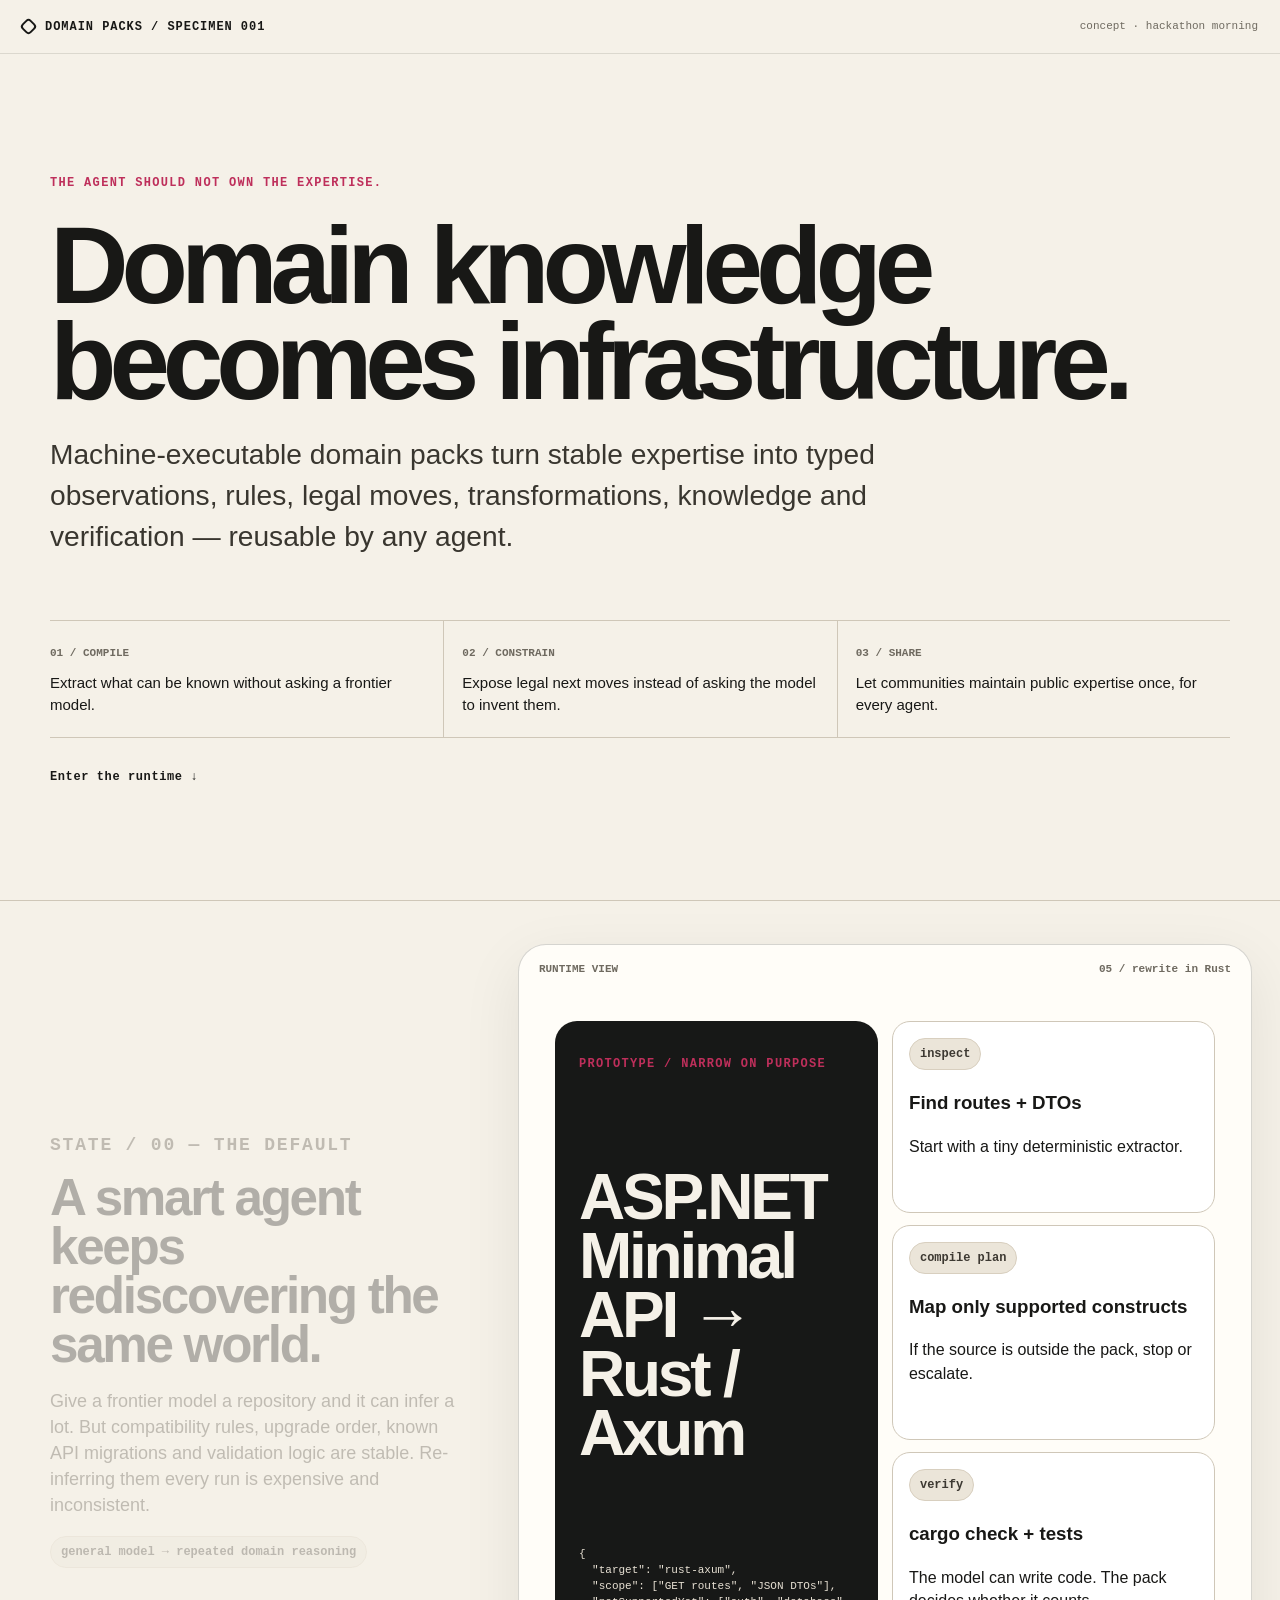
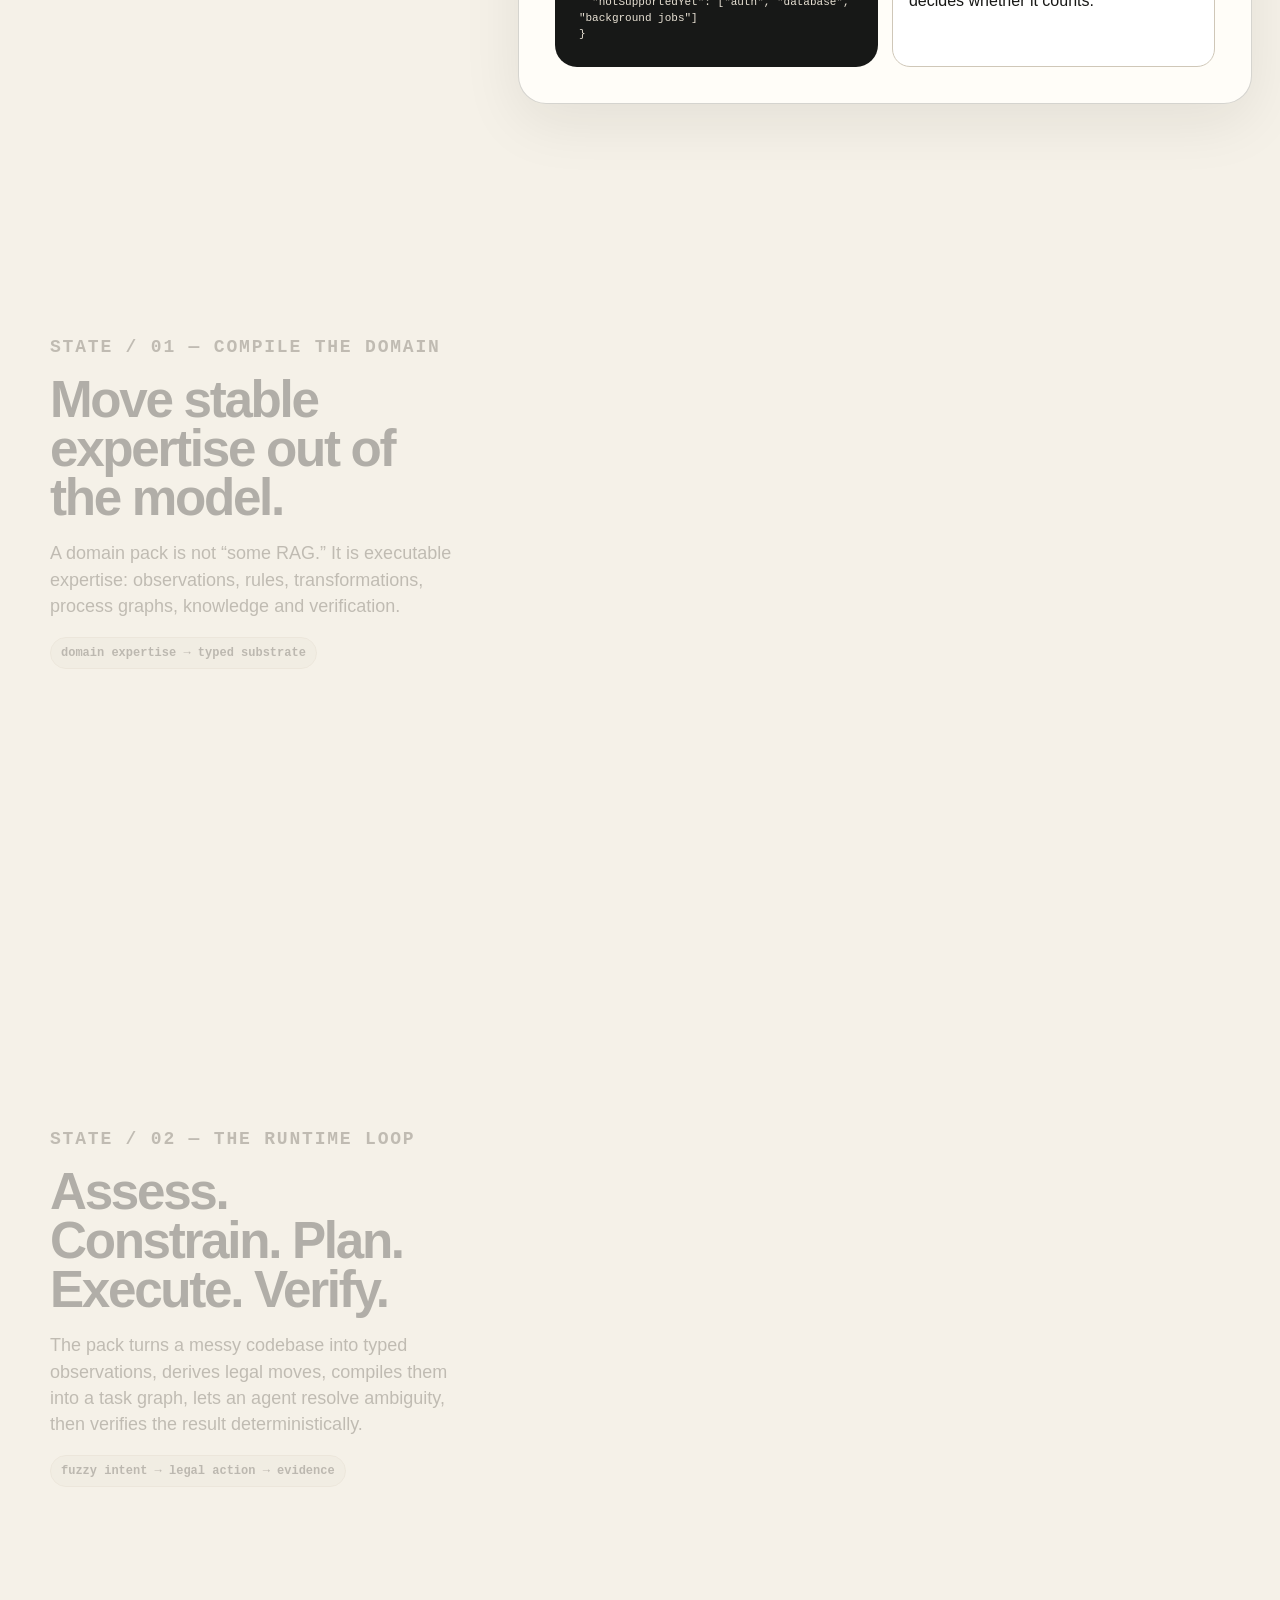
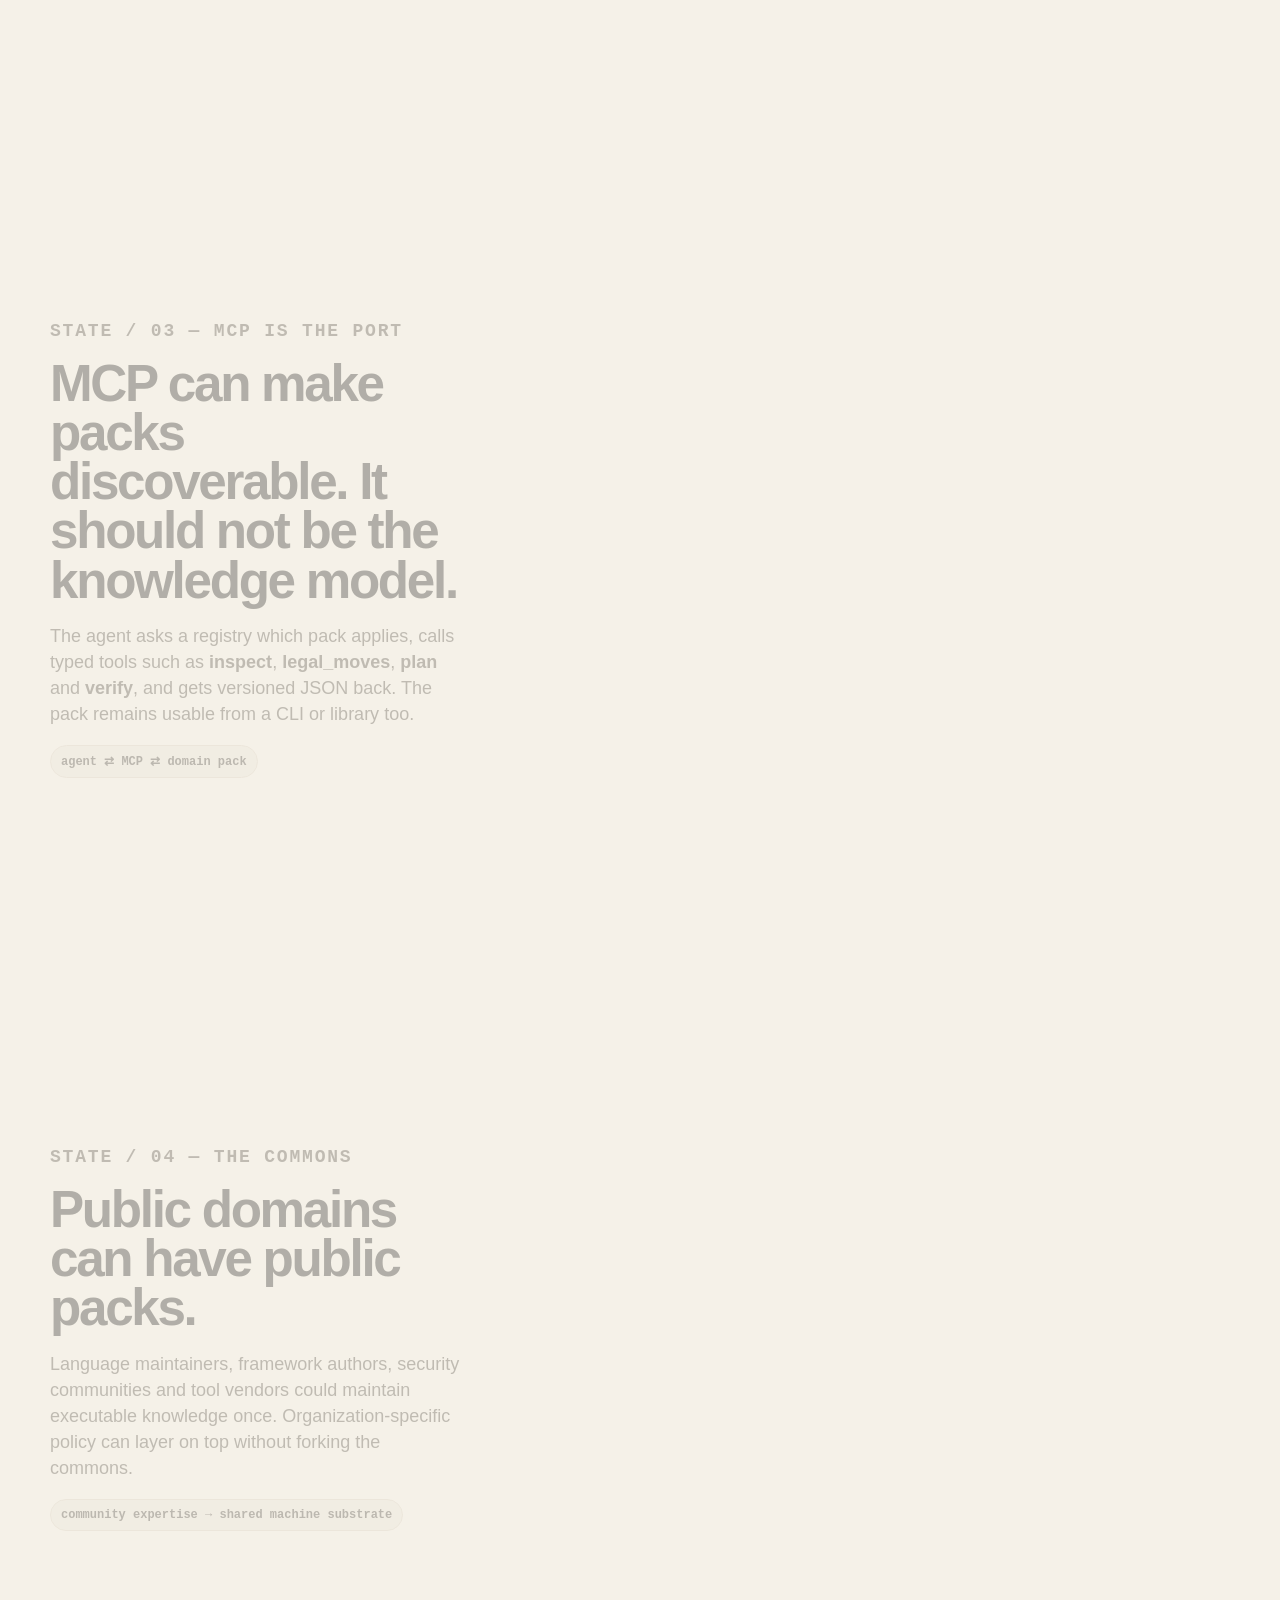
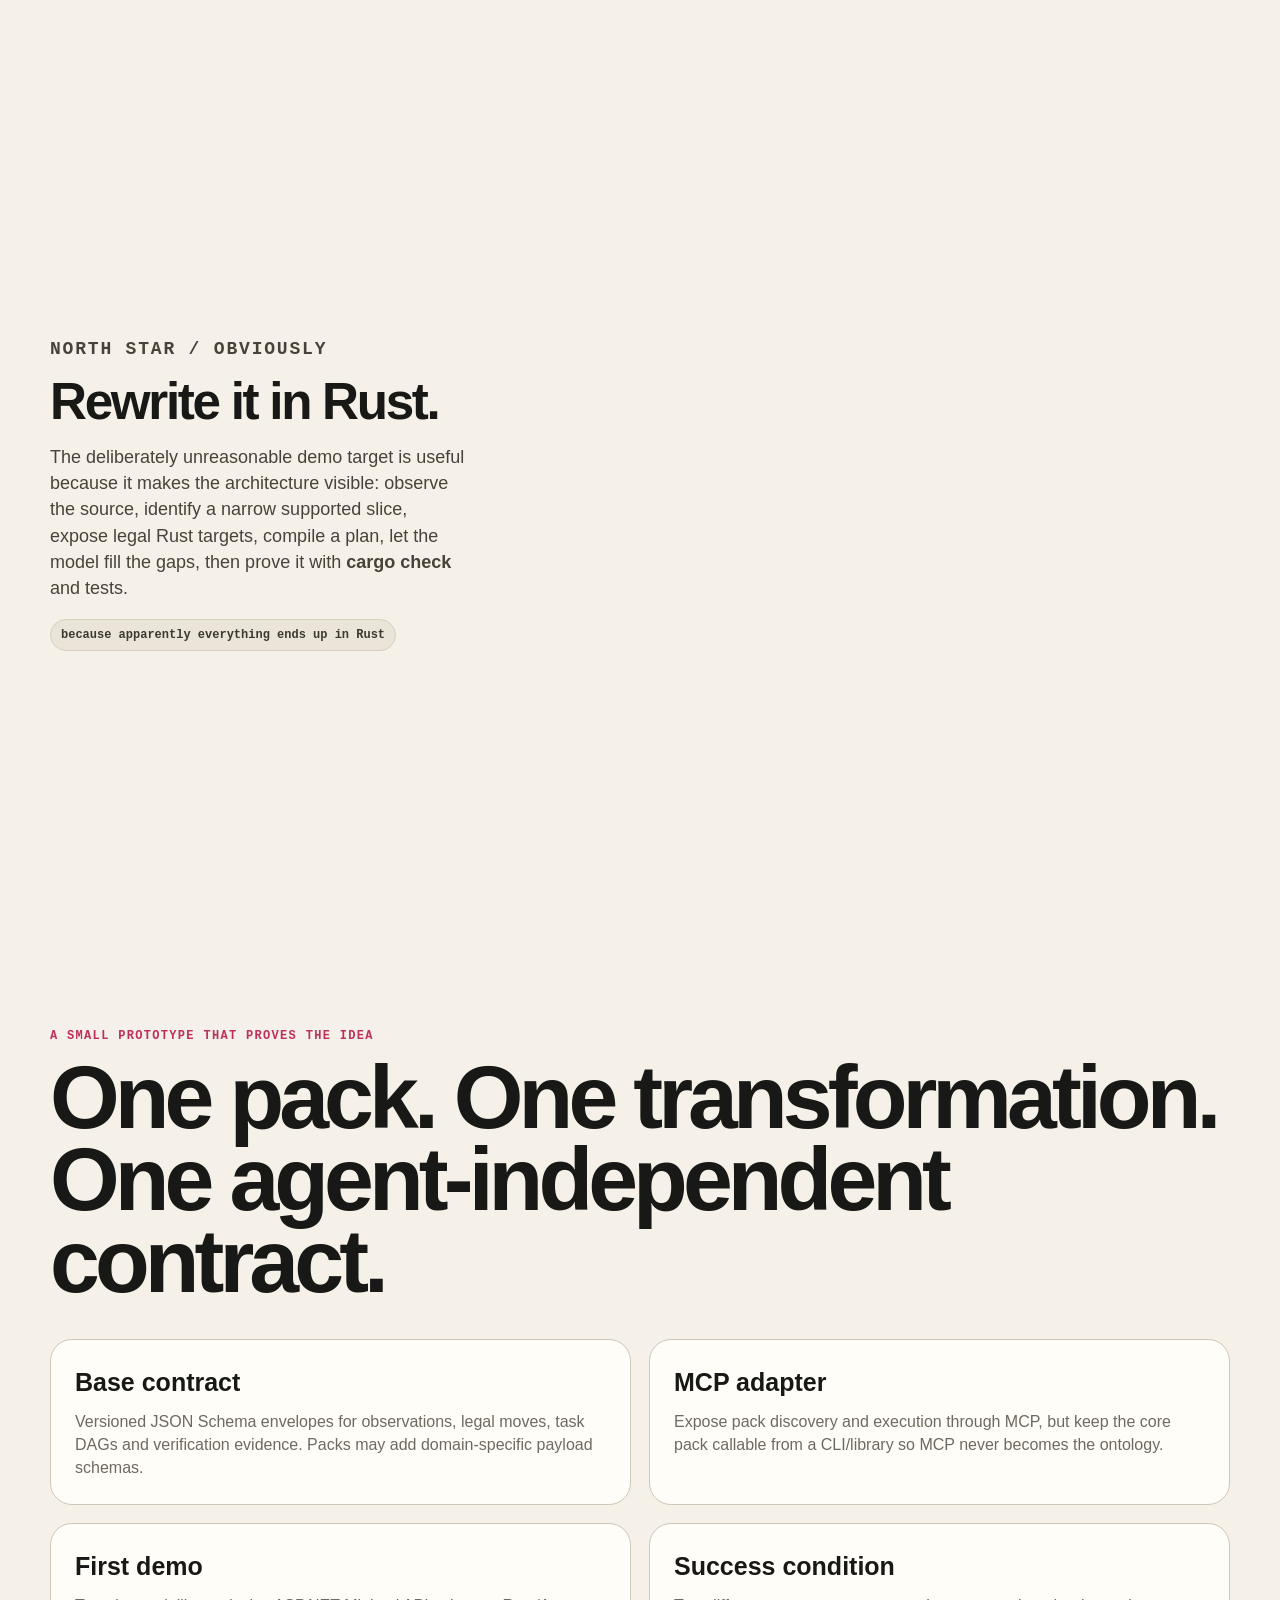
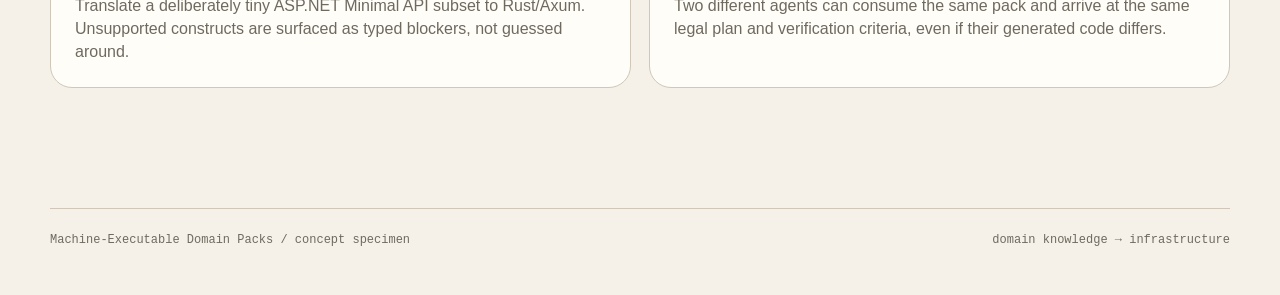
<file: machine-executable-domain-packs (1).html>
<!doctype html>
<html lang="en">
<head>
<meta charset="utf-8" />
<meta name="viewport" content="width=device-width,initial-scale=1" />
<meta name="description" content="Machine-Executable Domain Packs — a scrollytelling concept for agent-independent executable domain knowledge." />
<title>Machine-Executable Domain Packs</title>
<style>
:root{--paper:#f5f1e8;--ink:#181816;--muted:#6f6a60;--line:#cfc7b8;--panel:#fffdf8;--accent:#be2f5b;--teal:#1a7871;--amber:#c98a22;--blue:#4169a1;--radius:22px;--shadow:0 18px 60px rgba(28,24,18,.08);--mono:ui-monospace,SFMono-Regular,Menlo,Monaco,Consolas,"Liberation Mono",monospace;--sans:Inter,ui-sans-serif,-apple-system,BlinkMacSystemFont,"Segoe UI",sans-serif}
*{box-sizing:border-box}html{scroll-behavior:smooth}body{margin:0;background:var(--paper);color:var(--ink);font-family:var(--sans);line-height:1.45}a{color:inherit}.masthead{position:fixed;z-index:20;top:0;left:0;right:0;height:54px;display:flex;align-items:center;justify-content:space-between;padding:0 22px;border-bottom:1px solid rgba(24,24,22,.12);background:rgba(245,241,232,.86);backdrop-filter:blur(14px)}.brand{font:700 12px/1 var(--mono);letter-spacing:.08em;text-decoration:none;display:flex;gap:10px;align-items:center}.mark{width:13px;height:13px;border:2px solid var(--ink);border-radius:4px;transform:rotate(45deg)}.issue{font:500 11px/1 var(--mono);color:var(--muted)}.shell{width:min(1180px,calc(100vw - 36px));margin:0 auto}.hero{min-height:100svh;padding:118px 0 70px;display:grid;align-content:center}.eyebrow{font:700 12px/1.2 var(--mono);letter-spacing:.11em;color:var(--accent);text-transform:uppercase}h1{font-size:clamp(52px,8.5vw,122px);line-height:.88;letter-spacing:-.065em;margin:16px 0 26px;max-width:1100px}.lede{font-size:clamp(19px,2.2vw,30px);max-width:860px;color:#39362f;margin:0}.hero-grid{margin-top:62px;display:grid;grid-template-columns:repeat(3,1fr);border-top:1px solid var(--line);border-bottom:1px solid var(--line)}.hero-grid>div{padding:18px 18px 22px 0}.hero-grid>div+div{border-left:1px solid var(--line);padding-left:18px}.hero-grid span{font:700 11px var(--mono);color:var(--muted)}.hero-grid p{margin:10px 0 0;font-size:15px}.down{display:inline-flex;margin-top:32px;font:700 12px var(--mono);letter-spacing:.05em;text-decoration:none;gap:12px}.story{position:relative;border-top:1px solid var(--line)}.story-grid{width:min(1280px,100%);margin:auto;display:grid;grid-template-columns:minmax(320px,.9fr) minmax(560px,1.4fr);gap:28px;align-items:start}.copy{padding:0 24px 0 max(24px,calc((100vw - 1180px)/2))}.step{min-height:88svh;padding:24svh 0 15svh;opacity:.3;transition:opacity .25s ease}.step.active{opacity:1}.step-index{font:700 11px var(--mono);letter-spacing:.1em;color:var(--accent)}.step h2{font-size:clamp(34px,4vw,62px);letter-spacing:-.045em;line-height:.96;margin:12px 0 18px}.step p{font-size:18px;color:#48433a;max-width:560px}.step code,.pill{font:600 12px var(--mono);background:#ebe5d9;border:1px solid #d8cfbf;border-radius:999px;padding:8px 10px;display:inline-block;color:#3d3932}.stage-wrap{position:sticky;top:54px;height:calc(100svh - 54px);display:flex;align-items:center;padding:28px 28px 28px 0}.stage{position:relative;width:100%;height:min(760px,calc(100svh - 110px));border:1px solid rgba(24,24,22,.18);border-radius:28px;background:var(--panel);box-shadow:var(--shadow);overflow:hidden}.stage-head{position:absolute;left:20px;right:20px;top:18px;display:flex;justify-content:space-between;z-index:5;font:600 11px var(--mono);color:var(--muted)}.scene{position:absolute;inset:62px 22px 22px;transition:opacity .35s ease,transform .45s cubic-bezier(.2,.8,.2,1)}.scene:not(.active){opacity:0;transform:translateY(18px);pointer-events:none}.scene.active{opacity:1;transform:none}.agent-cloud{height:100%;display:grid;place-items:center}.agent-box{width:min(75%,540px);padding:34px;border:1px solid var(--line);border-radius:28px;background:#fff;box-shadow:0 22px 60px rgba(24,24,22,.08);text-align:center}.agent-box b{font-size:29px}.agent-box p{color:var(--muted)}.tokens{margin:28px auto 0;display:flex;gap:8px;flex-wrap:wrap;justify-content:center}.tokens span{font:600 11px var(--mono);padding:7px 10px;border-radius:999px;background:#f2ede4;border:1px solid #ded6c8}.pack-anatomy{display:grid;grid-template-columns:1fr 1fr;grid-template-rows:1fr 1fr 1fr;gap:12px;height:100%;padding:12px}.tile{border:1px solid var(--line);border-radius:19px;padding:18px;background:#fff;position:relative;overflow:hidden}.tile .n{font:700 10px var(--mono);color:var(--muted)}.tile h3{font-size:22px;letter-spacing:-.03em;margin:8px 0 5px}.tile p{font-size:13px;color:var(--muted);margin:0}.tile.observations{border-top:4px solid var(--blue)}.tile.rules{border-top:4px solid var(--accent)}.tile.transforms{border-top:4px solid var(--teal)}.tile.graph{border-top:4px solid var(--amber)}.tile.knowledge{border-top:4px solid #7760a9}.tile.verify{border-top:4px solid #52624e}.pipeline{height:100%;display:grid;place-items:center;padding:24px}.pipe{width:100%;display:grid;grid-template-columns:repeat(5,1fr);gap:10px;align-items:center}.node{min-height:118px;border:1px solid var(--line);background:#fff;border-radius:18px;padding:14px;display:flex;flex-direction:column;justify-content:space-between;position:relative}.node:not(:last-child)::after{content:"→";position:absolute;right:-15px;top:45%;z-index:3;font:700 18px var(--mono);color:var(--muted)}.node .top{font:700 10px var(--mono);color:var(--muted)}.node strong{font-size:17px;line-height:1.05}.node small{color:var(--muted);font-size:11px}.mcp{height:100%;display:grid;grid-template-columns:.9fr 1.2fr;gap:16px;padding:14px}.mcp-left,.mcp-right{border:1px solid var(--line);border-radius:20px;background:#fff;padding:18px}.mcp-left{display:flex;flex-direction:column;justify-content:center}.tool{font:600 12px var(--mono);padding:10px 12px;border:1px solid #ded6c8;border-radius:12px;margin:5px 0;background:#faf7f1}.arrow{color:var(--accent);font-weight:800}.json{height:100%;overflow:auto;background:#191b1c;color:#e7e6df;border-radius:14px;padding:16px;font:12px/1.55 var(--mono);white-space:pre-wrap}.community{height:100%;display:grid;place-items:center;padding:32px}.orbit{position:relative;width:min(560px,90%);aspect-ratio:1}.core{position:absolute;inset:35%;border:1px solid var(--ink);border-radius:24px;display:grid;place-items:center;text-align:center;background:#fff;z-index:3;padding:10px}.core strong{font-size:21px}.ring{position:absolute;inset:9%;border:1px dashed #bdb4a4;border-radius:50%}.dot{position:absolute;width:122px;min-height:60px;padding:9px;border:1px solid var(--line);border-radius:14px;background:#fff;display:grid;place-items:center;text-align:center;font:600 11px var(--mono);box-shadow:0 8px 24px rgba(0,0,0,.05)}.d1{left:2%;top:18%}.d2{right:0;top:17%}.d3{left:0;bottom:18%}.d4{right:2%;bottom:17%}.d5{left:39%;top:0}.d6{left:39%;bottom:0}.rust{height:100%;display:grid;grid-template-columns:1fr 1fr;gap:14px;padding:14px}.rust .big{border-radius:22px;background:#171817;color:#f5f1e8;padding:24px;display:flex;flex-direction:column;justify-content:space-between}.rust .big h3{font-size:clamp(36px,5vw,72px);line-height:.92;letter-spacing:-.05em;margin:0}.rust .side{display:grid;gap:12px}.rust .side>div{border:1px solid var(--line);border-radius:18px;background:#fff;padding:16px}.rust pre{font:11px/1.45 var(--mono);white-space:pre-wrap;margin:0;color:#e8e1d4}.summary{padding:120px 0}.summary h2{font-size:clamp(44px,7vw,96px);line-height:.92;letter-spacing:-.055em;margin:0 0 36px}.summary-grid{display:grid;grid-template-columns:1fr 1fr;gap:18px}.card{border:1px solid var(--line);border-radius:22px;background:var(--panel);padding:24px}.card h3{font-size:25px;margin:0 0 10px}.card p{color:var(--muted);margin:0}.footer{border-top:1px solid var(--line);padding:24px 0 48px;font:12px var(--mono);color:var(--muted);display:flex;justify-content:space-between;gap:20px}@media(max-width:900px){.hero-grid{grid-template-columns:1fr}.hero-grid>div+div{border-left:0;border-top:1px solid var(--line);padding-left:0}.story-grid{display:block}.copy{position:relative;z-index:3;padding:0 20px}.stage-wrap{position:sticky;top:54px;height:48svh;padding:10px;z-index:2;background:linear-gradient(var(--paper) 85%,rgba(245,241,232,0))}.stage{height:calc(48svh - 20px);border-radius:20px}.step{min-height:70svh;padding:22svh 0 10svh;text-shadow:0 1px 0 var(--paper)}.pipe{grid-template-columns:1fr 1fr;overflow:auto}.node:not(:last-child)::after{display:none}.pack-anatomy{grid-template-columns:1fr 1fr;overflow:auto}.mcp{grid-template-columns:1fr}.mcp-right{display:none}.rust{grid-template-columns:1fr}.rust .side{display:none}.summary-grid{grid-template-columns:1fr}}@media(prefers-reduced-motion:reduce){html{scroll-behavior:auto}.scene,.step{transition:none!important}}
</style>
</head>
<body>
<header class="masthead"><a class="brand" href="#top"><span class="mark"></span><span>DOMAIN PACKS / SPECIMEN 001</span></a><span class="issue">concept · hackathon morning</span></header>
<main id="top">
<section class="hero shell"><p class="eyebrow">THE AGENT SHOULD NOT OWN THE EXPERTISE.</p><h1>Domain knowledge becomes infrastructure.</h1><p class="lede">Machine-executable domain packs turn stable expertise into typed observations, rules, legal moves, transformations, knowledge and verification — reusable by any agent.</p><div class="hero-grid"><div><span>01 / COMPILE</span><p>Extract what can be known without asking a frontier model.</p></div><div><span>02 / CONSTRAIN</span><p>Expose legal next moves instead of asking the model to invent them.</p></div><div><span>03 / SHARE</span><p>Let communities maintain public expertise once, for every agent.</p></div></div><a class="down" href="#story">Enter the runtime ↓</a></section>
<section id="story" class="story"><div class="story-grid"><div class="copy">
<article class="step active" data-step="0"><p class="step-index">STATE / 00 — THE DEFAULT</p><h2>A smart agent keeps rediscovering the same world.</h2><p>Give a frontier model a repository and it can infer a lot. But compatibility rules, upgrade order, known API migrations and validation logic are stable. Re-inferring them every run is expensive and inconsistent.</p><code>general model → repeated domain reasoning</code></article>
<article class="step" data-step="1"><p class="step-index">STATE / 01 — COMPILE THE DOMAIN</p><h2>Move stable expertise out of the model.</h2><p>A domain pack is not “some RAG.” It is executable expertise: observations, rules, transformations, process graphs, knowledge and verification.</p><code>domain expertise → typed substrate</code></article>
<article class="step" data-step="2"><p class="step-index">STATE / 02 — THE RUNTIME LOOP</p><h2>Assess. Constrain. Plan. Execute. Verify.</h2><p>The pack turns a messy codebase into typed observations, derives legal moves, compiles them into a task graph, lets an agent resolve ambiguity, then verifies the result deterministically.</p><code>fuzzy intent → legal action → evidence</code></article>
<article class="step" data-step="3"><p class="step-index">STATE / 03 — MCP IS THE PORT</p><h2>MCP can make packs discoverable. It should not be the knowledge model.</h2><p>The agent asks a registry which pack applies, calls typed tools such as <b>inspect</b>, <b>legal_moves</b>, <b>plan</b> and <b>verify</b>, and gets versioned JSON back. The pack remains usable from a CLI or library too.</p><code>agent ⇄ MCP ⇄ domain pack</code></article>
<article class="step" data-step="4"><p class="step-index">STATE / 04 — THE COMMONS</p><h2>Public domains can have public packs.</h2><p>Language maintainers, framework authors, security communities and tool vendors could maintain executable knowledge once. Organization-specific policy can layer on top without forking the commons.</p><code>community expertise → shared machine substrate</code></article>
<article class="step" data-step="5"><p class="step-index">NORTH STAR / OBVIOUSLY</p><h2>Rewrite it in Rust.</h2><p>The deliberately unreasonable demo target is useful because it makes the architecture visible: observe the source, identify a narrow supported slice, expose legal Rust targets, compile a plan, let the model fill the gaps, then prove it with <b>cargo check</b> and tests.</p><code>because apparently everything ends up in Rust</code></article>
</div><div class="stage-wrap"><div class="stage" aria-label="Machine-executable domain pack story stage"><div class="stage-head"><span>RUNTIME VIEW</span><span id="stateLabel">00 / rediscovery</span></div>
<section class="scene active" data-scene="0"><div class="agent-cloud"><div class="agent-box"><span class="eyebrow">FRONTIER MODEL</span><b>“I can figure it out.”</b><p>Again. And again. And again.</p><div class="tokens"><span>compatibility?</span><span>upgrade order?</span><span>API mapping?</span><span>security?</span><span>validation?</span><span>target runtime?</span></div></div></div></section>
<section class="scene" data-scene="1"><div class="pack-anatomy"><div class="tile observations"><span class="n">01</span><h3>Observations</h3><p>AST, dependencies, versions, APIs, config, platform facts.</p></div><div class="tile rules"><span class="n">02</span><h3>Rules</h3><p>Compatibility, preconditions, forbidden states, constraints.</p></div><div class="tile transforms"><span class="n">03</span><h3>Transforms</h3><p>Codemods, rewrites, dependency and config changes.</p></div><div class="tile graph"><span class="n">04</span><h3>Process graph</h3><p>Prerequisites, branches, task DAG, legal transitions.</p></div><div class="tile knowledge"><span class="n">05</span><h3>Knowledge</h3><p>Docs, examples, edge cases, RAG when useful.</p></div><div class="tile verify"><span class="n">06</span><h3>Verification</h3><p>Compile, test, scan, policy gates, evidence.</p></div></div></section>
<section class="scene" data-scene="2"><div class="pipeline"><div class="pipe"><div class="node"><span class="top">01 / ASSESS</span><strong>Typed observations</strong><small>deterministic analyzer</small></div><div class="node"><span class="top">02 / CONSTRAIN</span><strong>Legal moves</strong><small>rules + target state</small></div><div class="node"><span class="top">03 / PLAN</span><strong>Task DAG</strong><small>prerequisites + branches</small></div><div class="node"><span class="top">04 / EXECUTE</span><strong>Transform</strong><small>recipe or bounded LLM</small></div><div class="node"><span class="top">05 / VERIFY</span><strong>Evidence</strong><small>build · tests · policy</small></div></div></div></section>
<section class="scene" data-scene="3"><div class="mcp"><div class="mcp-left"><p class="eyebrow">MCP SURFACE</p><div class="tool">packs.search(intent, repo)</div><div class="tool">pack.inspect(source)</div><div class="tool">pack.legal_moves(observations, target)</div><div class="tool">pack.plan(move, constraints)</div><div class="tool">pack.verify(worktree)</div><p><span class="arrow">→</span> MCP is discovery + transport. The pack contract stays agent-independent.</p></div><div class="mcp-right"><pre class="json">{
  "$schema": "domain-pack/observation/v1",
  "pack": "dotnet.minimal-api-to-rust-axum",
  "source": {"language":"csharp","framework":"aspnet-minimal-api"},
  "observations": [{"kind":"http.route","method":"GET","path":"/photos/{id}","handler":"GetPhoto"}],
  "legalMoves": [{"id":"route.to.axum","requires":["rust>=1.80"],"produces":["axum.route"]}]
}</pre></div></div></section>
<section class="scene" data-scene="4"><div class="community"><div class="orbit"><div class="ring"></div><div class="core"><strong>OPEN DOMAIN<br/>PACK</strong></div><div class="dot d1">language maintainers</div><div class="dot d2">framework authors</div><div class="dot d3">security community</div><div class="dot d4">cloud / tool vendors</div><div class="dot d5">enterprise overlays</div><div class="dot d6">any agent runtime</div></div></div></section>
<section class="scene" data-scene="5"><div class="rust"><div class="big"><p class="eyebrow">PROTOTYPE / NARROW ON PURPOSE</p><h3>ASP.NET Minimal API → Rust / Axum</h3><pre>{
  "target": "rust-axum",
  "scope": ["GET routes", "JSON DTOs"],
  "notSupportedYet": ["auth", "database", "background jobs"]
}</pre></div><div class="side"><div><span class="pill">inspect</span><h3>Find routes + DTOs</h3><p>Start with a tiny deterministic extractor.</p></div><div><span class="pill">compile plan</span><h3>Map only supported constructs</h3><p>If the source is outside the pack, stop or escalate.</p></div><div><span class="pill">verify</span><h3>cargo check + tests</h3><p>The model can write code. The pack decides whether it counts.</p></div></div></div></section>
</div></div></div></section>
<section class="summary shell"><p class="eyebrow">A SMALL PROTOTYPE THAT PROVES THE IDEA</p><h2>One pack. One transformation. One agent-independent contract.</h2><div class="summary-grid"><article class="card"><h3>Base contract</h3><p>Versioned JSON Schema envelopes for observations, legal moves, task DAGs and verification evidence. Packs may add domain-specific payload schemas.</p></article><article class="card"><h3>MCP adapter</h3><p>Expose pack discovery and execution through MCP, but keep the core pack callable from a CLI/library so MCP never becomes the ontology.</p></article><article class="card"><h3>First demo</h3><p>Translate a deliberately tiny ASP.NET Minimal API subset to Rust/Axum. Unsupported constructs are surfaced as typed blockers, not guessed around.</p></article><article class="card"><h3>Success condition</h3><p>Two different agents can consume the same pack and arrive at the same legal plan and verification criteria, even if their generated code differs.</p></article></div></section>
</main>
<footer class="footer shell"><span>Machine-Executable Domain Packs / concept specimen</span><span>domain knowledge → infrastructure</span></footer>
<script>
const steps=[...document.querySelectorAll('.step')],scenes=[...document.querySelectorAll('.scene')],labels=['00 / rediscovery','01 / domain pack','02 / runtime loop','03 / MCP surface','04 / community commons','05 / rewrite in Rust'],label=document.getElementById('stateLabel');function activate(i){steps.forEach((s,n)=>s.classList.toggle('active',n===i));scenes.forEach((s,n)=>s.classList.toggle('active',n===i));label.textContent=labels[i]||labels[0]}const io=new IntersectionObserver(entries=>{const visible=entries.filter(e=>e.isIntersecting).sort((a,b)=>Math.abs(a.boundingClientRect.top-innerHeight*.45)-Math.abs(b.boundingClientRect.top-innerHeight*.45));if(visible[0])activate(Number(visible[0].target.dataset.step))},{rootMargin:'-35% 0px -35% 0px',threshold:0});steps.forEach(s=>io.observe(s));if(matchMedia('(prefers-reduced-motion: reduce)').matches)document.documentElement.style.scrollBehavior='auto';
</script>
</body></html>
</file>
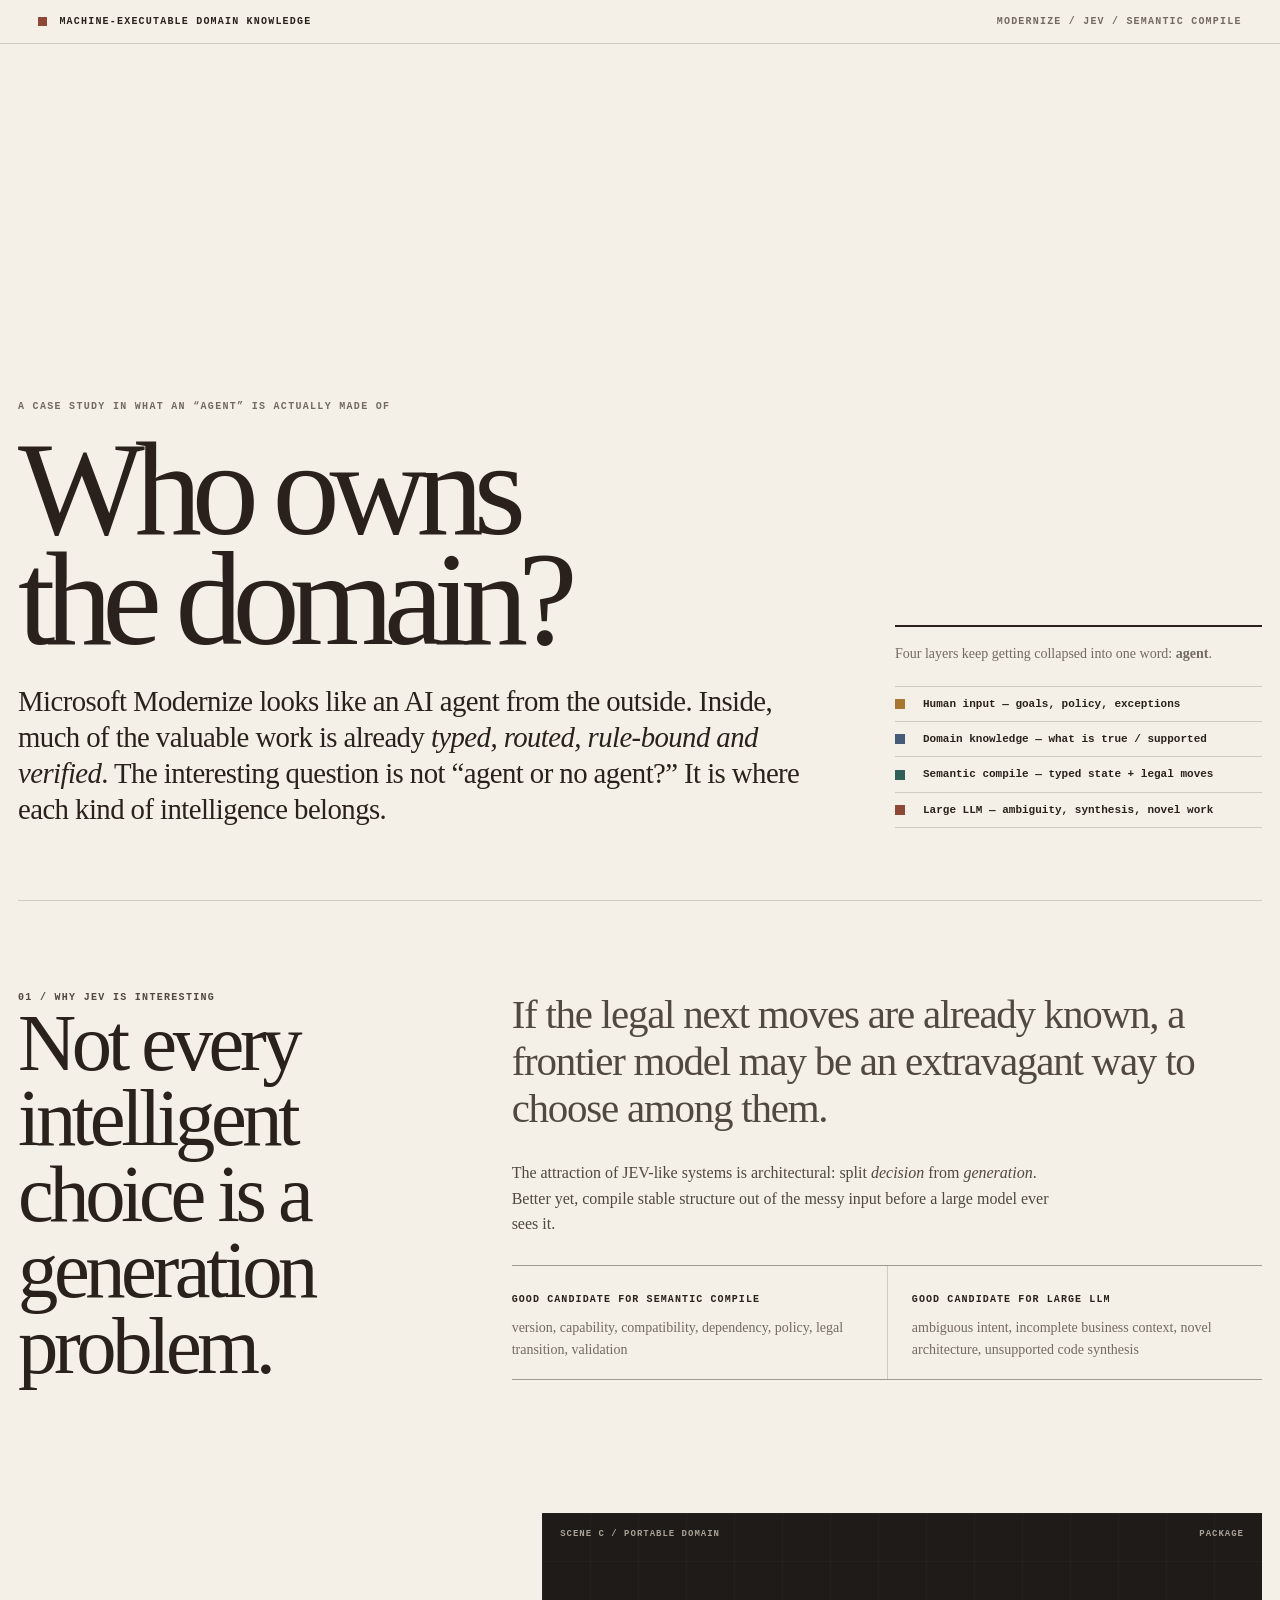
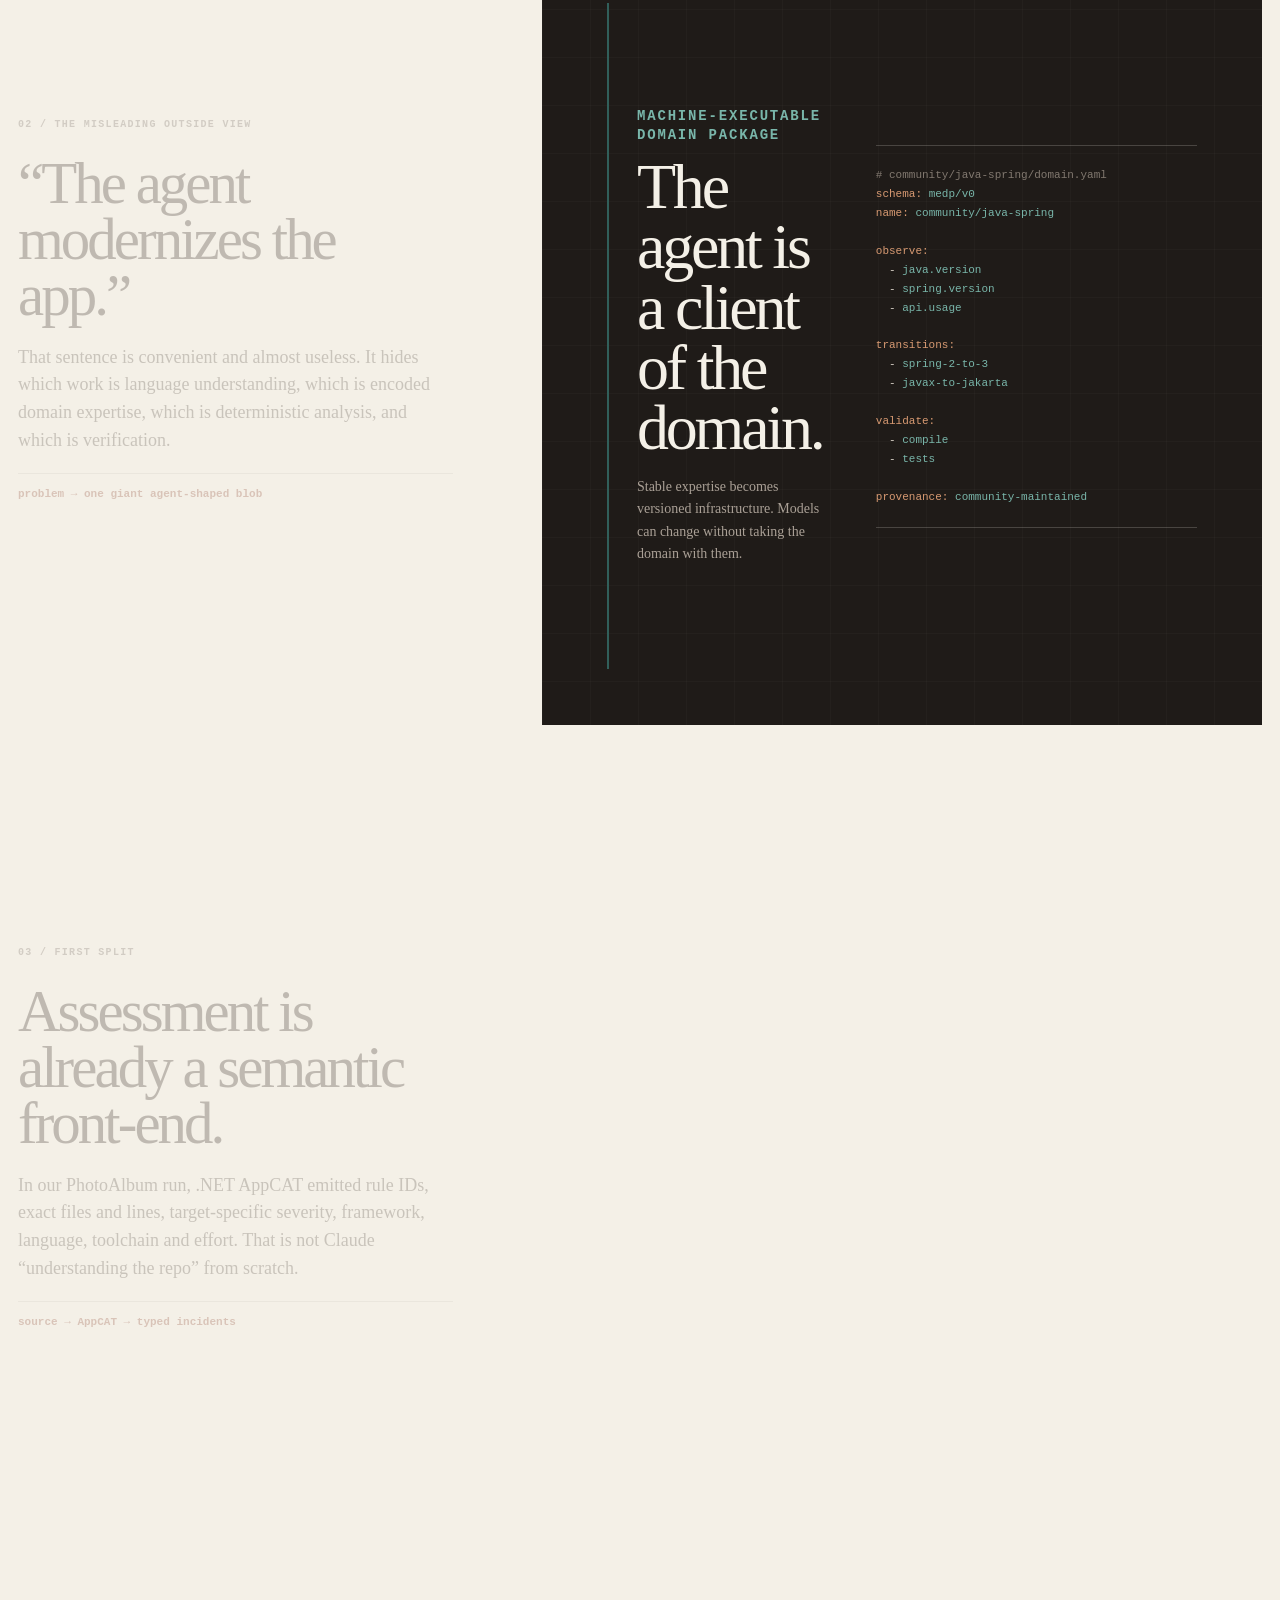
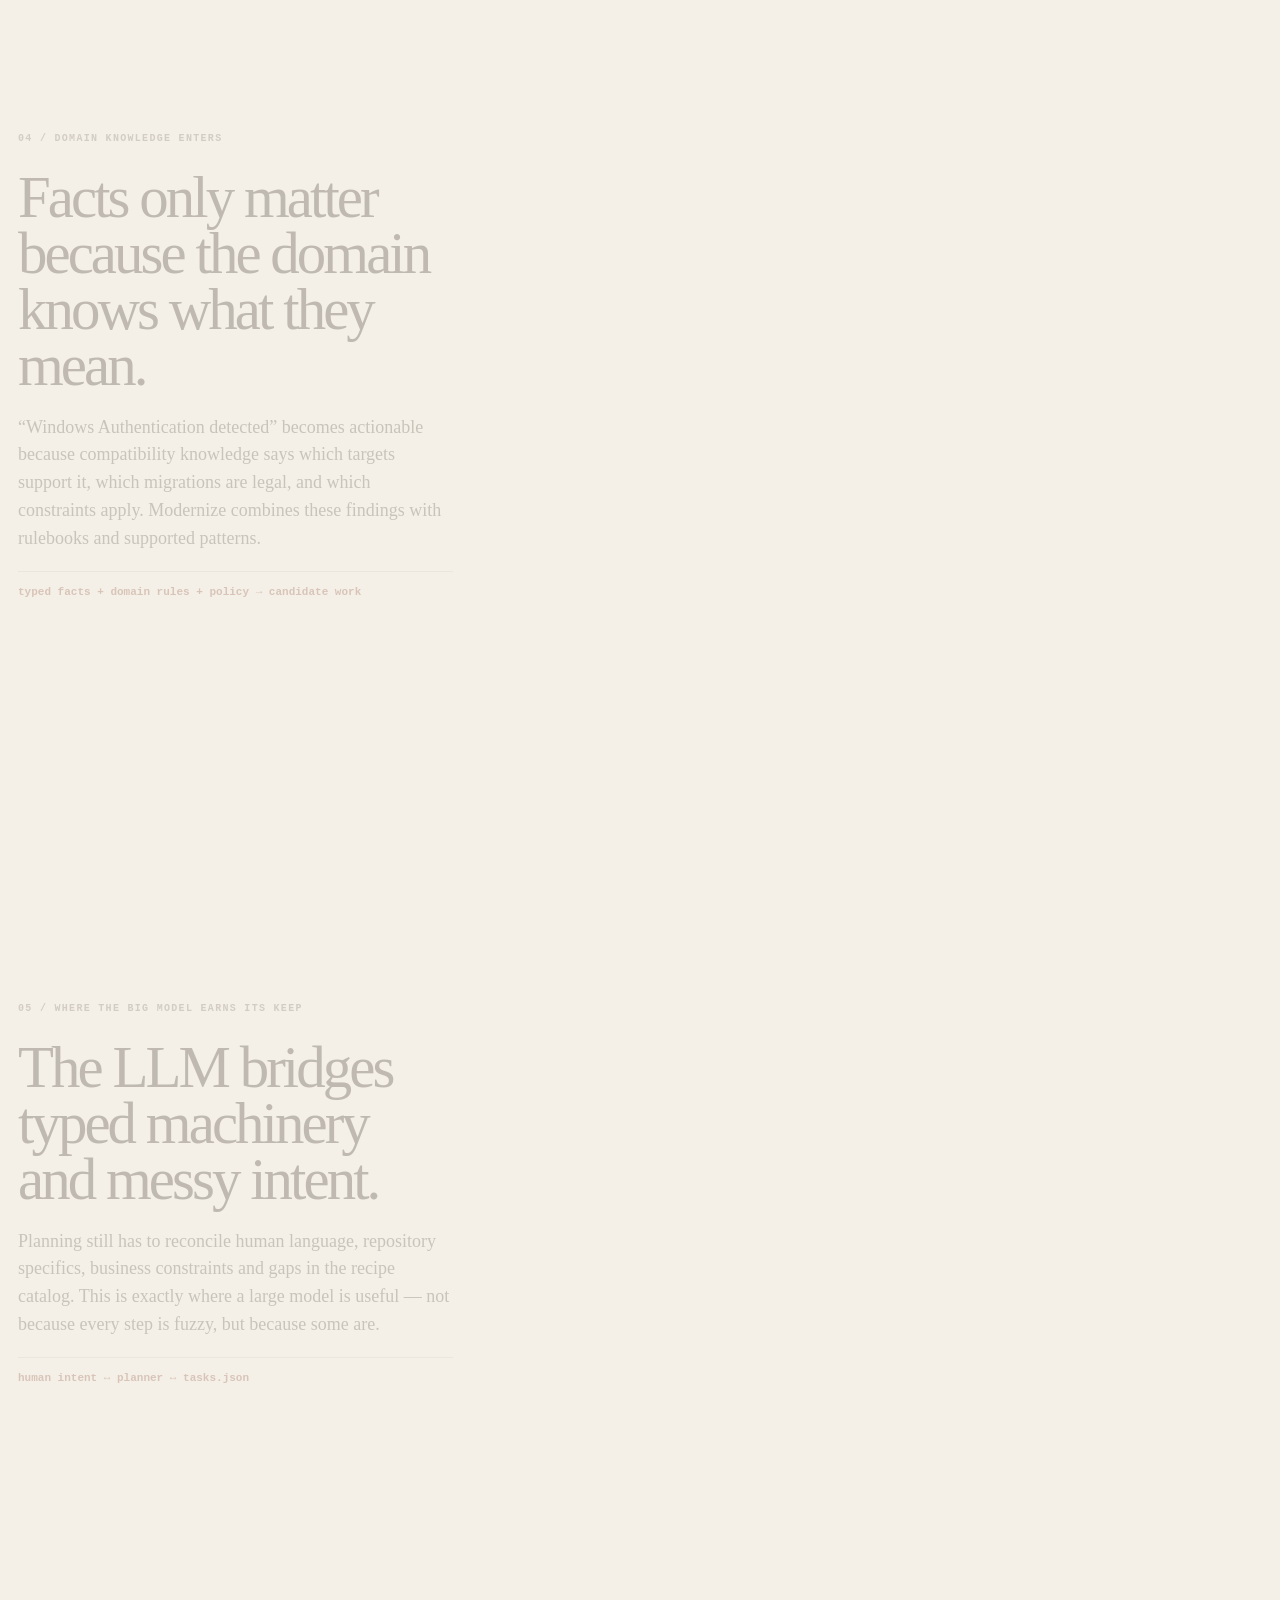
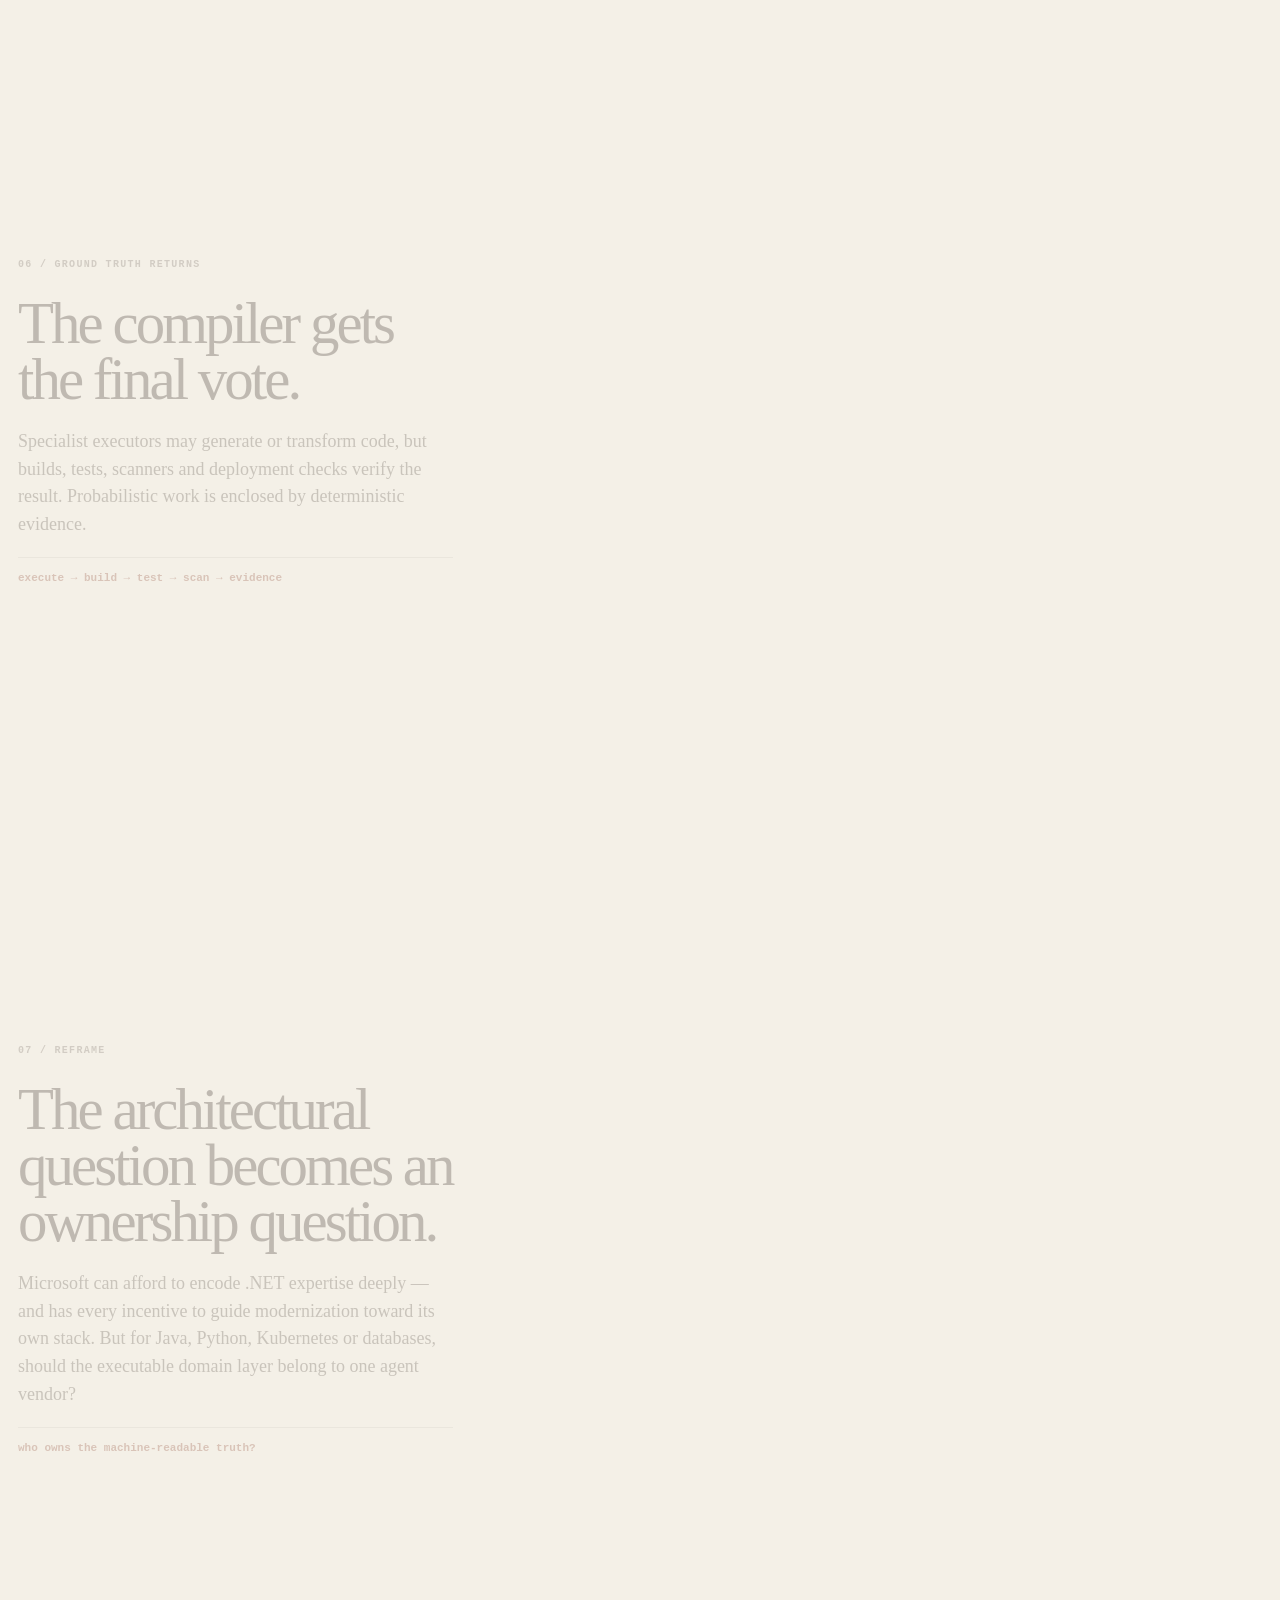
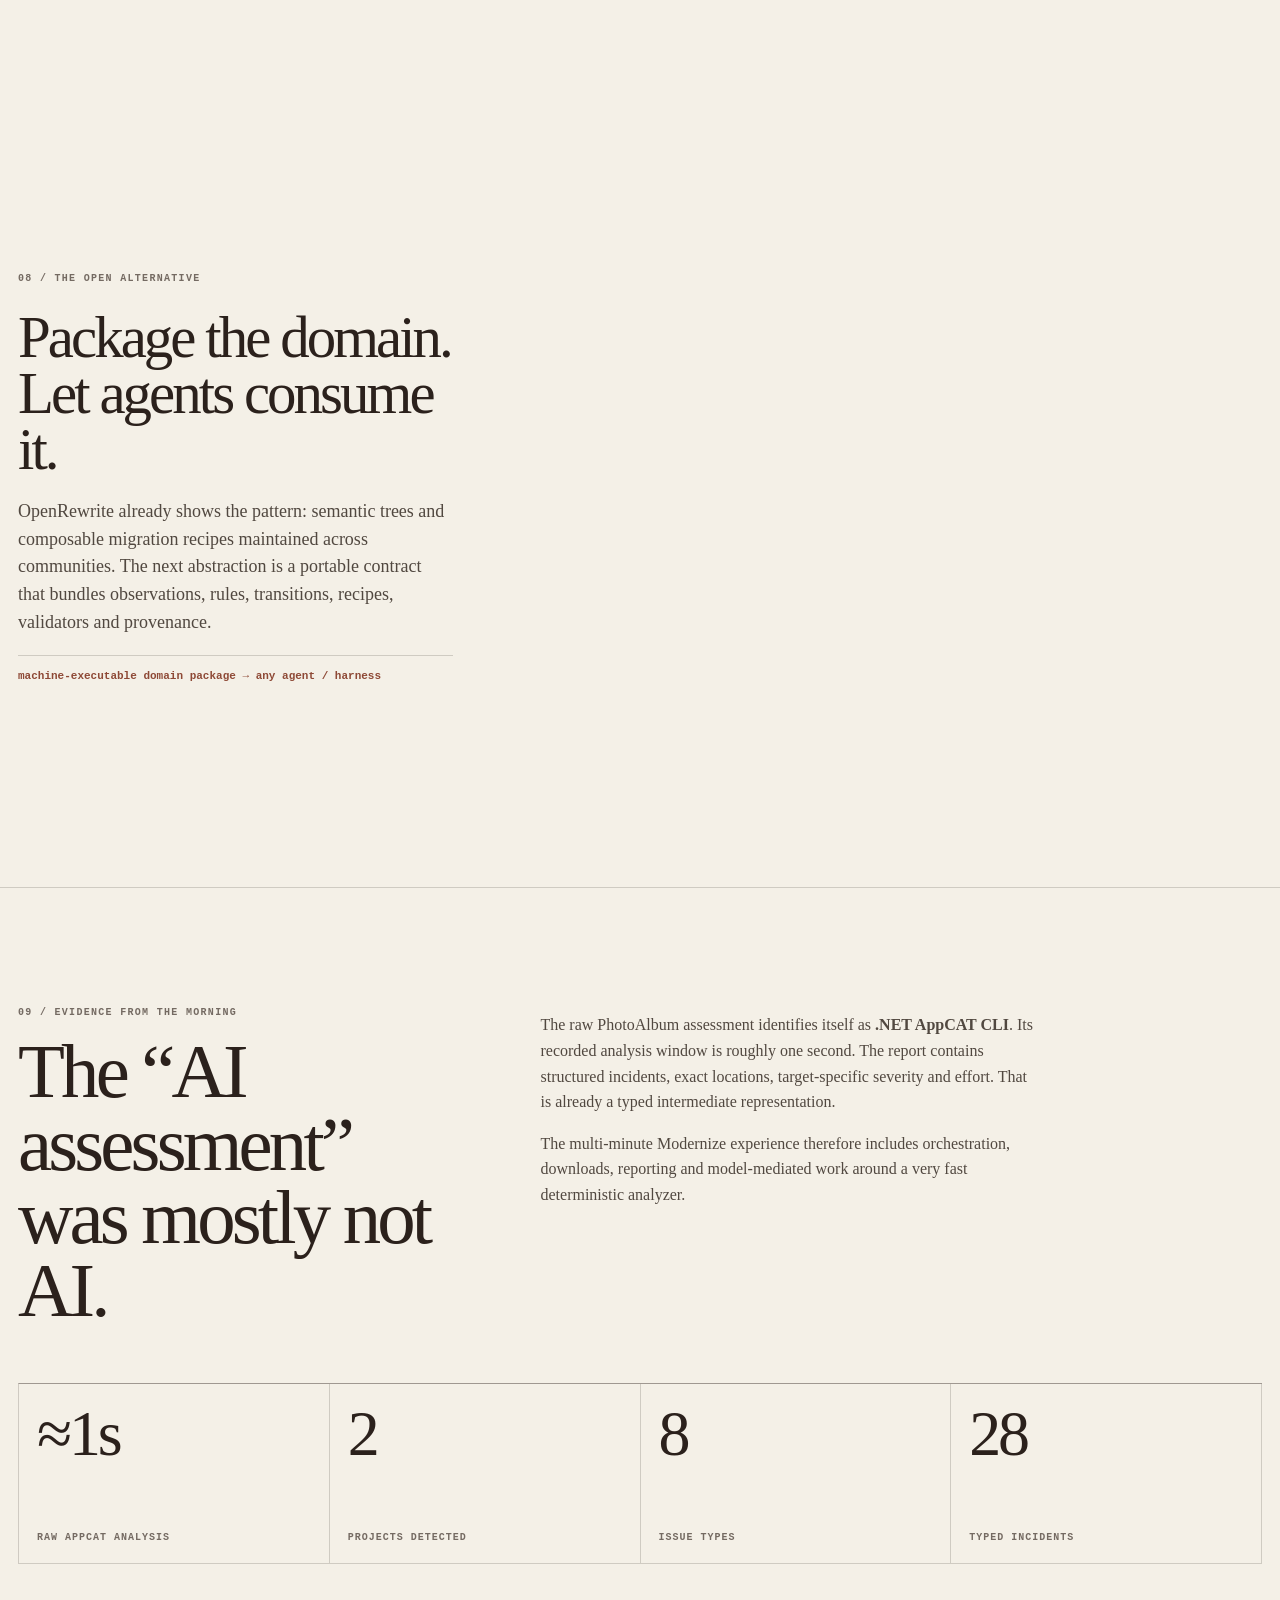
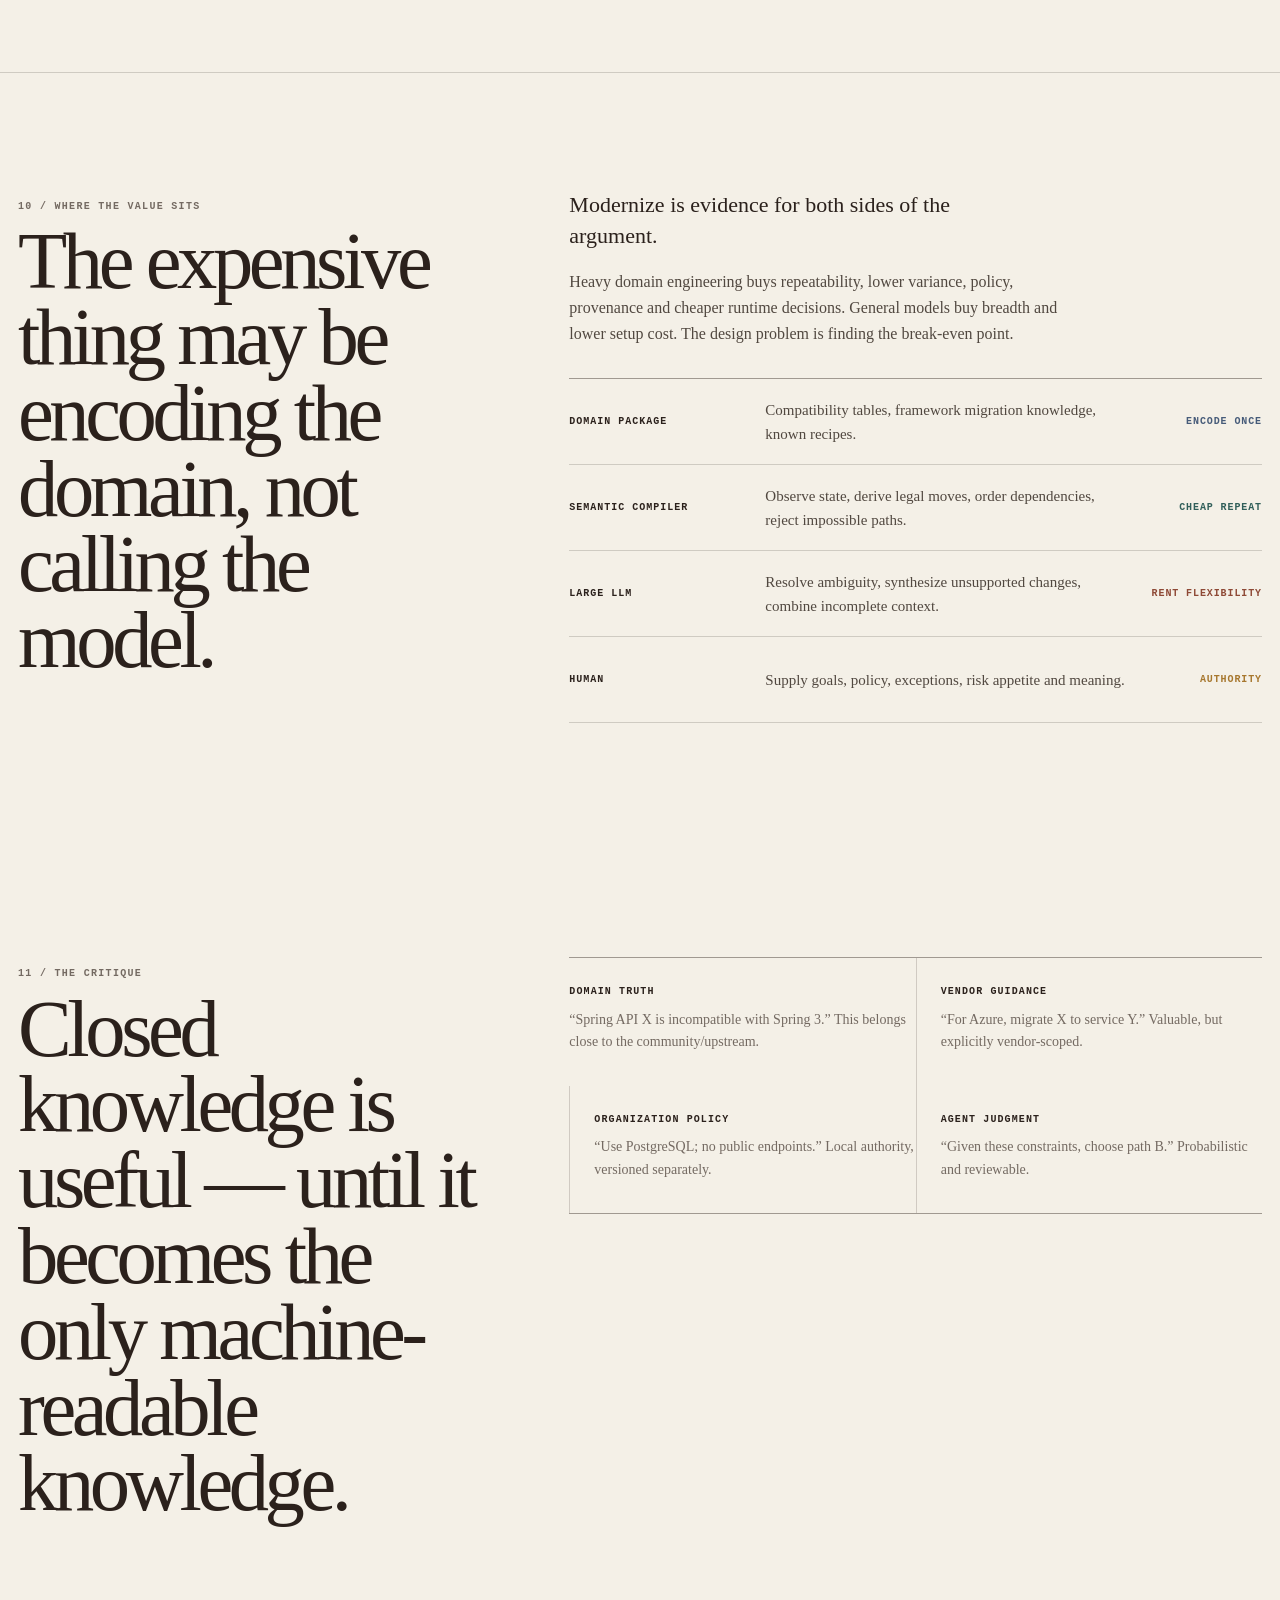
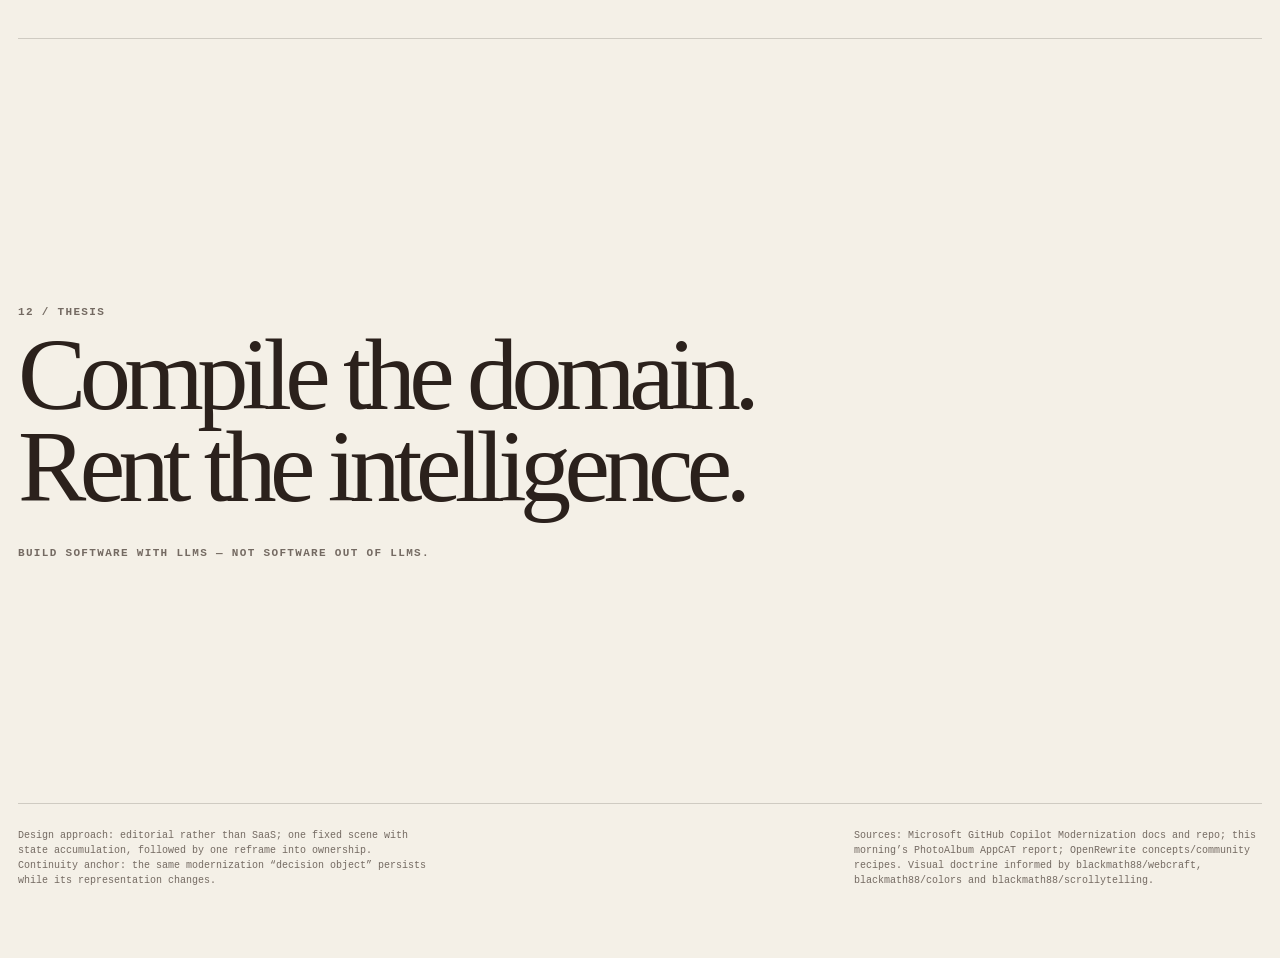
<file: modernize-domain-machine-scrollytelling-v2.html>
<!doctype html>
<html lang="en">
<head>
<meta charset="utf-8">
<meta name="viewport" content="width=device-width,initial-scale=1">
<meta name="description" content="Modernize as a case study for typed domain knowledge, semantic compilation, large models, and machine-executable domain packages.">
<title>Who owns the domain?</title>
<style>
:root{
  --paper:#f4f0e7;
  --paper-2:#ebe5d8;
  --ink:#2b211c;
  --soft:#746a62;
  --rule:rgba(43,33,28,.18);
  --rule-strong:rgba(43,33,28,.42);
  --wada:#8e4936;
  --teal:#315f5a;
  --blue:#465b79;
  --gold:#a7772e;
  --stage:#1f1b18;
  --stage-ink:#f4f0e7;
  --stage-soft:#aaa096;
  --max:1380px;
  --serif:"Iowan Old Style","Palatino Linotype",Palatino,Georgia,serif;
  --sans:Inter,ui-sans-serif,-apple-system,BlinkMacSystemFont,"Segoe UI",sans-serif;
  --mono:ui-monospace,SFMono-Regular,Menlo,Consolas,monospace;
}
*{box-sizing:border-box}
html{scroll-behavior:smooth}
body{margin:0;background:var(--paper);color:var(--ink);font:400 16px/1.6 var(--serif)}
a{color:inherit}
.mast{
  position:sticky;top:0;z-index:50;height:44px;
  display:flex;justify-content:space-between;align-items:center;
  padding:0 clamp(18px,3vw,46px);
  background:color-mix(in srgb,var(--paper) 94%,transparent);
  backdrop-filter:blur(8px);
  border-bottom:1px solid var(--rule);
  font:600 10px/1 var(--mono);letter-spacing:.12em;text-transform:uppercase
}
.mark{display:flex;align-items:center;gap:12px}
.mark i{width:9px;height:9px;background:var(--wada);display:block}
.issue{color:var(--soft)}
.shell{width:min(var(--max),calc(100% - 36px));margin-inline:auto}
.hero{
  min-height:calc(100svh - 44px);
  display:grid;grid-template-columns:minmax(0,1.18fr) minmax(280px,.55fr);
  gap:7vw;align-items:end;padding:10vh 0 8vh
}
.eyebrow,.mono{
  font:700 10px/1.35 var(--mono);letter-spacing:.13em;text-transform:uppercase;color:var(--soft)
}
.hero h1{
  margin:20px 0 30px;
  font:500 clamp(64px,10.5vw,160px)/.82 var(--serif);
  letter-spacing:-.075em;max-width:1050px
}
.hero .lede{
  max-width:810px;font:400 clamp(21px,2.25vw,34px)/1.25 var(--serif);
  letter-spacing:-.02em;margin:0
}
.hero-aside{align-self:end;border-top:2px solid var(--ink);padding-top:16px}
.hero-aside p{margin:0 0 20px;font-size:14px;color:var(--soft)}
.legend{display:grid;border-top:1px solid var(--rule)}
.legend div{
  display:grid;grid-template-columns:18px 1fr;gap:10px;align-items:center;
  padding:10px 0;border-bottom:1px solid var(--rule);
  font:600 11px/1.3 var(--mono)
}
.sw{width:10px;height:10px}
.human{background:var(--gold)}.domain{background:var(--blue)}.typed{background:var(--teal)}.llm{background:var(--wada)}

.thesis{
  padding:10vh 0 12vh;border-top:1px solid var(--rule);
  display:grid;grid-template-columns:.7fr 1.3fr;gap:7vw
}
.thesis h2,.section h2{
  font:500 clamp(44px,6.3vw,94px)/.94 var(--serif);letter-spacing:-.055em;margin:0
}
.thesis .big{
  font:400 clamp(26px,3.2vw,48px)/1.15 var(--serif);letter-spacing:-.03em;margin:0 0 28px
}
.thesis p{max-width:68ch;margin:0;color:#514840}
.ruleband{
  margin-top:28px;border-top:1px solid var(--rule-strong);border-bottom:1px solid var(--rule-strong);
  display:grid;grid-template-columns:1fr 1fr
}
.ruleband div{padding:18px 0}
.ruleband div+div{padding-left:24px;border-left:1px solid var(--rule)}
.ruleband b{font:700 10px var(--mono);text-transform:uppercase;letter-spacing:.11em}
.ruleband p{font-size:14px;margin-top:7px;color:var(--soft)}

.story{
  width:min(var(--max),calc(100% - 36px));margin:auto;
  display:grid;grid-template-columns:minmax(300px,.78fr) minmax(520px,1.22fr);
  gap:clamp(26px,5vw,80px)
}
.copy{padding-right:2vw}
.step{
  min-height:92svh;display:flex;flex-direction:column;justify-content:center;
  opacity:.26;transition:opacity .2s ease
}
.step.is-active{opacity:1}
.step h2{
  font:500 clamp(38px,4.6vw,72px)/.95 var(--serif);letter-spacing:-.05em;
  margin:14px 0 20px
}
.step p:not(.eyebrow){font:400 18px/1.55 var(--serif);max-width:570px;color:#514840;margin:0}
.step code{
  margin-top:18px;font:600 11px/1.5 var(--mono);color:var(--wada);
  border-top:1px solid var(--rule);padding-top:12px;max-width:560px;white-space:normal
}
.stage-wrap{position:relative}
.stage{
  position:sticky;top:66px;height:calc(100svh - 88px);margin:22px 0;
  background:var(--stage);color:var(--stage-ink);overflow:hidden
}
.stage-meta{
  position:absolute;z-index:20;left:18px;right:18px;top:16px;
  display:flex;justify-content:space-between;gap:20px;
  font:600 9px var(--mono);letter-spacing:.11em;text-transform:uppercase;color:var(--stage-soft)
}
.stage-grid{
  position:absolute;inset:0;
  background-image:
    linear-gradient(rgba(244,240,231,.045) 1px,transparent 1px),
    linear-gradient(90deg,rgba(244,240,231,.045) 1px,transparent 1px);
  background-size:48px 48px;opacity:.6
}
.scene{position:absolute;inset:0;transition:opacity .35s ease,transform .55s cubic-bezier(.2,.75,.2,1)}
.scene[aria-hidden="true"]{opacity:0;pointer-events:none}

/* scene 0: everything collapsed into "agent" */
.agent-blob{
  position:absolute;left:50%;top:50%;transform:translate(-50%,-50%);
  width:min(420px,72%);aspect-ratio:1;border:1px solid rgba(244,240,231,.45);
  border-radius:50%;display:grid;place-items:center;text-align:center
}
.agent-blob strong{font:500 clamp(42px,6vw,78px)/.9 var(--serif);letter-spacing:-.05em}
.agent-blob span{display:block;margin-top:10px;font:600 10px var(--mono);letter-spacing:.12em;color:var(--stage-soft)}
.orbit{position:absolute;border:1px solid rgba(244,240,231,.12);border-radius:50%;inset:8%;animation:spin 22s linear infinite}
.orbit:before,.orbit:after{content:"";position:absolute;width:8px;height:8px;background:var(--wada);top:20%;left:7%}
.orbit:after{background:var(--teal);top:auto;left:auto;right:10%;bottom:19%}
@keyframes spin{to{transform:rotate(360deg)}}

/* scenes 1-4: persistent four-lane machine */
.machine{position:absolute;inset:78px 32px 34px;display:grid;grid-template-columns:1fr 72px 1.08fr;gap:0}
.input-col,.output-col{position:relative}
.rail{position:relative;display:grid;grid-template-rows:repeat(4,1fr);border-left:1px solid rgba(244,240,231,.18);border-right:1px solid rgba(244,240,231,.18)}
.lane{
  position:relative;border-top:1px solid rgba(244,240,231,.18);padding:16px 18px;
  display:flex;flex-direction:column;justify-content:space-between
}
.lane:last-child{border-bottom:1px solid rgba(244,240,231,.18)}
.lane .tag{font:700 9px var(--mono);letter-spacing:.1em;text-transform:uppercase}
.lane .txt{font:500 20px/1.1 var(--serif);letter-spacing:-.02em;max-width:210px}
.lane.h .tag{color:var(--gold)}.lane.d .tag{color:#91a7c6}.lane.t .tag{color:#73b8ac}.lane.l .tag{color:#d67e66}
.core{
  position:relative;display:flex;align-items:center;justify-content:center
}
.core:before{content:"";position:absolute;top:6%;bottom:6%;width:1px;background:rgba(244,240,231,.18)}
.core-block{
  z-index:2;writing-mode:vertical-rl;transform:rotate(180deg);
  padding:13px 8px;background:var(--stage);border:1px solid rgba(244,240,231,.32);
  font:700 9px var(--mono);letter-spacing:.11em;text-transform:uppercase;color:var(--stage-soft)
}
.flow{
  position:absolute;left:0;right:0;top:50%;height:1px;background:rgba(244,240,231,.13)
}
.pulse{
  position:absolute;width:9px;height:9px;top:calc(50% - 4px);left:9%;
  background:var(--wada);transition:left .75s cubic-bezier(.2,.75,.2,1),background .3s ease
}
.output-box{
  position:absolute;inset:0;border:1px solid rgba(244,240,231,.18);padding:24px;
  display:flex;flex-direction:column;justify-content:center
}
.output-k{font:700 9px var(--mono);letter-spacing:.11em;text-transform:uppercase;color:var(--stage-soft)}
.output-main{font:500 clamp(28px,4vw,56px)/.95 var(--serif);letter-spacing:-.045em;margin:14px 0 18px}
.output-sub{font:500 11px/1.5 var(--mono);color:var(--stage-soft);max-width:36ch}
.stage[data-step="1"] .pulse{left:22%;background:var(--teal)}
.stage[data-step="2"] .pulse{left:48%;background:var(--blue)}
.stage[data-step="3"] .pulse{left:68%;background:var(--wada)}
.stage[data-step="4"] .pulse{left:88%;background:var(--teal)}

/* spotlighting lanes */
.stage[data-step="1"] .lane:not(.t){opacity:.28}
.stage[data-step="2"] .lane:not(.d):not(.t){opacity:.28}
.stage[data-step="3"] .lane.h{opacity:.5}
.stage[data-step="4"] .lane:not(.t){opacity:.3}
.stage[data-step="1"] .lane.t,
.stage[data-step="2"] .lane.d,
.stage[data-step="2"] .lane.t,
.stage[data-step="3"] .lane.l,
.stage[data-step="3"] .lane.d,
.stage[data-step="4"] .lane.t{background:rgba(244,240,231,.035)}

/* ownership reframe */
.ownership{
  position:absolute;inset:76px 30px 34px;
  display:grid;grid-template-columns:1fr 1fr;gap:1px;background:rgba(244,240,231,.18)
}
.owner{
  background:var(--stage);padding:28px;display:flex;flex-direction:column;justify-content:space-between;
  transition:opacity .3s ease,transform .45s ease
}
.owner small{font:700 9px var(--mono);letter-spacing:.11em;text-transform:uppercase;color:var(--stage-soft)}
.owner h3{font:500 clamp(34px,4.4vw,62px)/.95 var(--serif);letter-spacing:-.045em;margin:0;max-width:420px}
.owner p{font:400 14px/1.5 var(--serif);color:var(--stage-soft);max-width:46ch;margin:0}
.owner.vendor{border-top:4px solid var(--wada)}
.owner.community{border-top:4px solid var(--teal)}
.package-stack{
  display:grid;gap:7px;margin-top:22px;font:600 10px/1.3 var(--mono)
}
.pkg{padding:9px 11px;border:1px solid rgba(244,240,231,.22);display:flex;justify-content:space-between;gap:12px}
.pkg span:last-child{color:var(--stage-soft);font-weight:500}

/* final package contract */
.contract{
  position:absolute;inset:90px 9% 56px;
  border-left:2px solid var(--teal);padding-left:28px;
  display:grid;grid-template-columns:.75fr 1.25fr;gap:46px;align-items:center
}
.contract h3{font:500 clamp(38px,5vw,72px)/.94 var(--serif);letter-spacing:-.05em;margin:0 0 18px}
.contract p{margin:0;color:var(--stage-soft);font-size:14px;max-width:40ch}
.codebox{
  font:500 11px/1.72 var(--mono);white-space:pre-wrap;color:#d8d1c7;
  border-top:1px solid rgba(244,240,231,.2);border-bottom:1px solid rgba(244,240,231,.2);padding:20px 0
}
.codebox .k{color:#d89a72}.codebox .v{color:#79b6aa}.codebox .c{color:#827970}

/* evidence strip */
.evidence{
  padding:12vh 0;border-top:1px solid var(--rule);border-bottom:1px solid var(--rule)
}
.evidence-head{display:grid;grid-template-columns:.75fr 1.25fr;gap:7vw}
.evidence .statline{
  margin-top:55px;display:grid;grid-template-columns:repeat(4,1fr);
  border-top:1px solid var(--rule-strong);border-left:1px solid var(--rule)
}
.stat{
  min-height:180px;padding:18px;border-right:1px solid var(--rule);border-bottom:1px solid var(--rule);
  display:flex;flex-direction:column;justify-content:space-between
}
.stat b{font:500 clamp(42px,5vw,74px)/1 var(--serif);letter-spacing:-.05em}
.stat span{font:600 10px/1.4 var(--mono);text-transform:uppercase;letter-spacing:.1em;color:var(--soft)}
.evidence-note{max-width:62ch;color:#514840}

.section{padding:13vh 0}
.break{
  display:grid;grid-template-columns:.8fr 1.2fr;gap:7vw;align-items:start
}
.spectrum{margin-top:32px;border-top:1px solid var(--rule-strong)}
.row{
  display:grid;grid-template-columns:180px 1fr 120px;gap:16px;align-items:center;
  min-height:86px;border-bottom:1px solid var(--rule)
}
.row b{font:700 10px var(--mono);text-transform:uppercase;letter-spacing:.1em}
.row p{margin:0;font-size:15px;color:#514840}
.row em{font:600 10px var(--mono);font-style:normal;text-transform:uppercase;letter-spacing:.09em;text-align:right}
.row.domain-r em{color:var(--blue)}.row.typed-r em{color:var(--teal)}.row.llm-r em{color:var(--wada)}.row.human-r em{color:var(--gold)}

.final{
  min-height:85svh;display:flex;align-items:center;border-top:1px solid var(--rule)
}
.final blockquote{
  margin:0;font:500 clamp(50px,8vw,118px)/.9 var(--serif);letter-spacing:-.065em;max-width:1200px
}
.final p{font:600 11px var(--mono);text-transform:uppercase;letter-spacing:.12em;color:var(--soft);margin-top:34px}
.foot{
  padding:24px 0 70px;border-top:1px solid var(--rule);
  display:flex;justify-content:space-between;gap:30px;color:var(--soft);font:500 10px/1.5 var(--mono)
}
.foot p{max-width:68ch;margin:0}

@media(max-width:940px){
  .hero,.thesis,.evidence-head,.break{grid-template-columns:1fr}
  .hero{align-items:center}.hero-aside{max-width:520px}
  .story{display:flex;flex-direction:column}
  .stage-wrap{order:0;position:sticky;top:44px;height:55svh;z-index:20;background:var(--paper)}
  .stage{top:8px;height:calc(55svh - 16px);margin:8px 0}
  .copy{order:1;padding:0}.step{min-height:auto;padding:80px 0}
  .machine{inset:64px 16px 20px;grid-template-columns:1fr 44px 1fr}
  .lane{padding:10px}.lane .txt{font-size:14px}.output-box{padding:14px}
  .ownership{inset:64px 14px 20px}.owner{padding:18px}
  .contract{inset:70px 7% 35px;grid-template-columns:1fr;gap:20px;overflow:auto}
  .evidence .statline{grid-template-columns:1fr 1fr}
}
@media(max-width:620px){
  .mast .issue{display:none}
  .hero h1{font-size:clamp(58px,18vw,96px)}
  .hero{padding-top:7vh}
  .ruleband{grid-template-columns:1fr}.ruleband div+div{border-left:0;border-top:1px solid var(--rule);padding-left:0}
  .stage-wrap{height:58svh}.stage{height:calc(58svh - 16px)}
  .machine{display:grid;grid-template-columns:1fr;grid-template-rows:1fr 40px .8fr}
  .core{writing-mode:horizontal-tb}.core:before{left:5%;right:5%;top:50%;bottom:auto;width:auto;height:1px}
  .core-block{writing-mode:horizontal-tb;transform:none}
  .rail{grid-template-columns:repeat(4,1fr);grid-template-rows:1fr;border-top:1px solid rgba(244,240,231,.18)}
  .lane{border-left:1px solid rgba(244,240,231,.18);border-top:0;padding:7px}
  .lane .txt{font-size:11px}.lane .tag{font-size:7px}.output-main{font-size:25px}
  .ownership{grid-template-columns:1fr}.owner.vendor{display:none}
  .contract{grid-template-columns:1fr}.contract h3{font-size:38px}
  .evidence .statline{grid-template-columns:1fr}
  .row{grid-template-columns:1fr;padding:16px 0;gap:5px}.row em{text-align:left}
  .final blockquote{font-size:clamp(50px,16vw,82px)}
}
@media(prefers-reduced-motion:reduce){
  html{scroll-behavior:auto}
  *,*:before,*:after{animation:none!important;transition:none!important}
  .step{opacity:1}
}
</style>
</head>
<body>
<header class="mast">
  <div class="mark"><i></i><span>Machine-executable domain knowledge</span></div>
  <div class="issue">Modernize / JEV / semantic compile</div>
</header>

<main>
<section class="hero shell">
  <div>
    <p class="eyebrow">A case study in what an “agent” is actually made of</p>
    <h1>Who owns<br>the domain?</h1>
    <p class="lede">
      Microsoft Modernize looks like an AI agent from the outside.
      Inside, much of the valuable work is already <em>typed, routed, rule-bound and verified</em>.
      The interesting question is not “agent or no agent?” It is where each kind of intelligence belongs.
    </p>
  </div>
  <aside class="hero-aside">
    <p>Four layers keep getting collapsed into one word: <b>agent</b>.</p>
    <div class="legend">
      <div><i class="sw human"></i><span>Human input — goals, policy, exceptions</span></div>
      <div><i class="sw domain"></i><span>Domain knowledge — what is true / supported</span></div>
      <div><i class="sw typed"></i><span>Semantic compile — typed state + legal moves</span></div>
      <div><i class="sw llm"></i><span>Large LLM — ambiguity, synthesis, novel work</span></div>
    </div>
  </aside>
</section>

<section class="thesis shell" id="why-jev">
  <div>
    <p class="eyebrow">01 / Why JEV is interesting</p>
    <h2>Not every intelligent choice is a generation problem.</h2>
  </div>
  <div>
    <p class="big">If the legal next moves are already known, a frontier model may be an extravagant way to choose among them.</p>
    <p>
      The attraction of JEV-like systems is architectural: split <em>decision</em> from <em>generation</em>.
      Better yet, compile stable structure out of the messy input before a large model ever sees it.
    </p>
    <div class="ruleband">
      <div><b>Good candidate for semantic compile</b><p>version, capability, compatibility, dependency, policy, legal transition, validation</p></div>
      <div><b>Good candidate for large LLM</b><p>ambiguous intent, incomplete business context, novel architecture, unsupported code synthesis</p></div>
    </div>
  </div>
</section>

<section class="story" aria-label="Modernize narrative">
  <div class="copy">
    <article class="step is-active" data-step="0">
      <p class="eyebrow">02 / The misleading outside view</p>
      <h2>“The agent modernizes the app.”</h2>
      <p>
        That sentence is convenient and almost useless. It hides which work is language understanding,
        which is encoded domain expertise, which is deterministic analysis, and which is verification.
      </p>
      <code>problem → one giant agent-shaped blob</code>
    </article>

    <article class="step" data-step="1">
      <p class="eyebrow">03 / First split</p>
      <h2>Assessment is already a semantic front-end.</h2>
      <p>
        In our PhotoAlbum run, .NET AppCAT emitted rule IDs, exact files and lines, target-specific severity,
        framework, language, toolchain and effort. That is not Claude “understanding the repo” from scratch.
      </p>
      <code>source → AppCAT → typed incidents</code>
    </article>

    <article class="step" data-step="2">
      <p class="eyebrow">04 / Domain knowledge enters</p>
      <h2>Facts only matter because the domain knows what they mean.</h2>
      <p>
        “Windows Authentication detected” becomes actionable because compatibility knowledge says which targets support it,
        which migrations are legal, and which constraints apply. Modernize combines these findings with rulebooks and supported patterns.
      </p>
      <code>typed facts + domain rules + policy → candidate work</code>
    </article>

    <article class="step" data-step="3">
      <p class="eyebrow">05 / Where the big model earns its keep</p>
      <h2>The LLM bridges typed machinery and messy intent.</h2>
      <p>
        Planning still has to reconcile human language, repository specifics, business constraints and gaps in the recipe catalog.
        This is exactly where a large model is useful — not because every step is fuzzy, but because some are.
      </p>
      <code>human intent ↔ planner ↔ tasks.json</code>
    </article>

    <article class="step" data-step="4">
      <p class="eyebrow">06 / Ground truth returns</p>
      <h2>The compiler gets the final vote.</h2>
      <p>
        Specialist executors may generate or transform code, but builds, tests, scanners and deployment checks verify the result.
        Probabilistic work is enclosed by deterministic evidence.
      </p>
      <code>execute → build → test → scan → evidence</code>
    </article>

    <article class="step" data-step="5">
      <p class="eyebrow">07 / Reframe</p>
      <h2>The architectural question becomes an ownership question.</h2>
      <p>
        Microsoft can afford to encode .NET expertise deeply — and has every incentive to guide modernization toward its own stack.
        But for Java, Python, Kubernetes or databases, should the executable domain layer belong to one agent vendor?
      </p>
      <code>who owns the machine-readable truth?</code>
    </article>

    <article class="step" data-step="6">
      <p class="eyebrow">08 / The open alternative</p>
      <h2>Package the domain. Let agents consume it.</h2>
      <p>
        OpenRewrite already shows the pattern: semantic trees and composable migration recipes maintained across communities.
        The next abstraction is a portable contract that bundles observations, rules, transitions, recipes, validators and provenance.
      </p>
      <code>machine-executable domain package → any agent / harness</code>
    </article>
  </div>

  <div class="stage-wrap" aria-hidden="true">
    <div class="stage" data-step="0">
      <div class="stage-grid"></div>
      <div class="stage-meta"><span id="scene-label">SCENE A / COLLAPSED MODEL</span><span id="scene-state">state 00</span></div>

      <div class="scene scene-blob" id="scene-blob">
        <div class="agent-blob">
          <div>
            <strong>AGENT</strong>
            <span>reasoning · tools · knowledge · planning · validation?</span>
          </div>
          <div class="orbit"></div>
        </div>
      </div>

      <div class="scene scene-machine" id="scene-machine" aria-hidden="true">
        <div class="machine">
          <div class="input-col">
            <div class="rail">
              <div class="lane h"><span class="tag">human</span><span class="txt">goal + constraints</span></div>
              <div class="lane d"><span class="tag">domain</span><span class="txt">rules + recipes</span></div>
              <div class="lane t"><span class="tag">typed</span><span class="txt">facts + legal moves</span></div>
              <div class="lane l"><span class="tag">LLM</span><span class="txt">ambiguity + synthesis</span></div>
            </div>
          </div>
          <div class="core">
            <div class="core-block">modernize harness</div>
          </div>
          <div class="output-col">
            <div class="flow"></div><div class="pulse"></div>
            <div class="output-box">
              <span class="output-k" id="out-k">assessment</span>
              <strong class="output-main" id="out-main">typed incidents</strong>
              <span class="output-sub" id="out-sub">ruleId · file · line · target · severity · effort</span>
            </div>
          </div>
        </div>
      </div>

      <div class="scene scene-own" id="scene-own" aria-hidden="true">
        <div class="ownership">
          <div class="owner vendor">
            <small>vendor-owned domain layer</small>
            <h3>Modernize knows .NET because Microsoft encoded the domain.</h3>
            <p>That is valuable. It is also directional: target catalogs, Azure patterns, migration guidance and policy live inside a vendor-shaped system.</p>
          </div>
          <div class="owner community">
            <small>portable domain layer</small>
            <h3>What if the knowledge travelled independently of the agent?</h3>
            <div class="package-stack">
              <div class="pkg"><span>community/java-core</span><span>facts + transitions</span></div>
              <div class="pkg"><span>community/spring</span><span>recipes + validators</span></div>
              <div class="pkg"><span>vendor/azure-java</span><span>target guidance</span></div>
              <div class="pkg"><span>org/acme-policy</span><span>local constraints</span></div>
            </div>
          </div>
        </div>
      </div>

      <div class="scene scene-contract" id="scene-contract" aria-hidden="true">
        <div class="contract">
          <div>
            <p class="mono" style="color:#79b6aa;margin-bottom:12px">machine-executable domain package</p>
            <h3>The agent is a client of the domain.</h3>
            <p>Stable expertise becomes versioned infrastructure. Models can change without taking the domain with them.</p>
          </div>
          <div class="codebox"><span class="c"># community/java-spring/domain.yaml</span>
<span class="k">schema:</span> <span class="v">medp/v0</span>
<span class="k">name:</span> <span class="v">community/java-spring</span>

<span class="k">observe:</span>
  - <span class="v">java.version</span>
  - <span class="v">spring.version</span>
  - <span class="v">api.usage</span>

<span class="k">transitions:</span>
  - <span class="v">spring-2-to-3</span>
  - <span class="v">javax-to-jakarta</span>

<span class="k">validate:</span>
  - <span class="v">compile</span>
  - <span class="v">tests</span>

<span class="k">provenance:</span> <span class="v">community-maintained</span></div>
        </div>
      </div>
    </div>
  </div>
</section>

<section class="evidence">
  <div class="shell">
    <div class="evidence-head">
      <div>
        <p class="eyebrow">09 / Evidence from the morning</p>
        <h2 style="font:500 clamp(42px,6vw,86px)/.95 var(--serif);letter-spacing:-.05em;margin:16px 0 0">The “AI assessment” was mostly not AI.</h2>
      </div>
      <div class="evidence-note">
        <p>
          The raw PhotoAlbum assessment identifies itself as <b>.NET AppCAT CLI</b>.
          Its recorded analysis window is roughly one second. The report contains structured incidents,
          exact locations, target-specific severity and effort. That is already a typed intermediate representation.
        </p>
        <p>
          The multi-minute Modernize experience therefore includes orchestration, downloads, reporting and model-mediated work
          around a very fast deterministic analyzer.
        </p>
      </div>
    </div>
    <div class="statline">
      <div class="stat"><b>≈1s</b><span>raw AppCAT analysis</span></div>
      <div class="stat"><b>2</b><span>projects detected</span></div>
      <div class="stat"><b>8</b><span>issue types</span></div>
      <div class="stat"><b>28</b><span>typed incidents</span></div>
    </div>
  </div>
</section>

<section class="section shell" id="value">
  <div class="break">
    <div>
      <p class="eyebrow">10 / Where the value sits</p>
      <h2>The expensive thing may be encoding the domain, not calling the model.</h2>
    </div>
    <div>
      <p style="font-size:22px;line-height:1.4;margin:0 0 18px;max-width:38ch">
        Modernize is evidence for both sides of the argument.
      </p>
      <p style="color:#514840;max-width:64ch;margin:0">
        Heavy domain engineering buys repeatability, lower variance, policy, provenance and cheaper runtime decisions.
        General models buy breadth and lower setup cost. The design problem is finding the break-even point.
      </p>
      <div class="spectrum">
        <div class="row domain-r"><b>Domain package</b><p>Compatibility tables, framework migration knowledge, known recipes.</p><em>encode once</em></div>
        <div class="row typed-r"><b>Semantic compiler</b><p>Observe state, derive legal moves, order dependencies, reject impossible paths.</p><em>cheap repeat</em></div>
        <div class="row llm-r"><b>Large LLM</b><p>Resolve ambiguity, synthesize unsupported changes, combine incomplete context.</p><em>rent flexibility</em></div>
        <div class="row human-r"><b>Human</b><p>Supply goals, policy, exceptions, risk appetite and meaning.</p><em>authority</em></div>
      </div>
    </div>
  </div>
</section>

<section class="section shell">
  <div class="break">
    <div>
      <p class="eyebrow">11 / The critique</p>
      <h2>Closed knowledge is useful — until it becomes the only machine-readable knowledge.</h2>
    </div>
    <div>
      <div class="ruleband" style="margin-top:0">
        <div><b>Domain truth</b><p>“Spring API X is incompatible with Spring 3.” This belongs close to the community/upstream.</p></div>
        <div><b>Vendor guidance</b><p>“For Azure, migrate X to service Y.” Valuable, but explicitly vendor-scoped.</p></div>
        <div><b>Organization policy</b><p>“Use PostgreSQL; no public endpoints.” Local authority, versioned separately.</p></div>
        <div><b>Agent judgment</b><p>“Given these constraints, choose path B.” Probabilistic and reviewable.</p></div>
      </div>
    </div>
  </div>
</section>

<section class="final shell">
  <div>
    <p class="eyebrow">12 / Thesis</p>
    <blockquote>Compile the domain.<br>Rent the intelligence.</blockquote>
    <p>Build software with LLMs — not software out of LLMs.</p>
  </div>
</section>
</main>

<footer class="foot shell">
  <p>
    Design approach: editorial rather than SaaS; one fixed scene with state accumulation, followed by one reframe into ownership.
    Continuity anchor: the same modernization “decision object” persists while its representation changes.
  </p>
  <p>
    Sources: Microsoft GitHub Copilot Modernization docs and repo; this morning’s PhotoAlbum AppCAT report;
    OpenRewrite concepts/community recipes. Visual doctrine informed by blackmath88/webcraft, blackmath88/colors and blackmath88/scrollytelling.
  </p>
</footer>

<script>
const stage = document.querySelector('.stage');
const steps = [...document.querySelectorAll('.step')];
const label = document.getElementById('scene-label');
const state = document.getElementById('scene-state');
const scenes = {
  blob: document.getElementById('scene-blob'),
  machine: document.getElementById('scene-machine'),
  own: document.getElementById('scene-own'),
  contract: document.getElementById('scene-contract')
};
const outK = document.getElementById('out-k');
const outMain = document.getElementById('out-main');
const outSub = document.getElementById('out-sub');

const outputs = {
  1:['assessment','typed incidents','ruleId · file · line · target · severity · effort'],
  2:['planning substrate','legal modernization work','facts + domain rules + policy'],
  3:['agent-mediated plan','tasks.json','bounded ambiguity becomes executable work'],
  4:['verification','evidence','build · test · scan · deployment checks']
};

function showScene(name){
  Object.entries(scenes).forEach(([k,el])=>el.setAttribute('aria-hidden', k===name ? 'false':'true'));
}
function setStep(i){
  steps.forEach((s,n)=>s.classList.toggle('is-active',n===i));
  stage.dataset.step=String(i);
  if(i===0){
    showScene('blob'); label.textContent='SCENE A / COLLAPSED MODEL'; state.textContent='state 00';
  }else if(i<=4){
    showScene('machine'); label.textContent='SCENE A / DECOMPOSED SYSTEM'; state.textContent=`state 0${i}`;
    const o=outputs[i]; outK.textContent=o[0];outMain.textContent=o[1];outSub.textContent=o[2];
  }else if(i===5){
    showScene('own');label.textContent='SCENE B / OWNERSHIP';state.textContent='reframe';
  }else{
    showScene('contract');label.textContent='SCENE C / PORTABLE DOMAIN';state.textContent='package';
  }
}
const obs=new IntersectionObserver(entries=>{
  const v=entries.filter(e=>e.isIntersecting).sort((a,b)=>b.intersectionRatio-a.intersectionRatio)[0];
  if(v) setStep(Number(v.target.dataset.step));
},{rootMargin:'-34% 0px -34% 0px',threshold:[0,.15,.35,.6,.85]});
steps.forEach(s=>obs.observe(s));
setStep(0);
</script>
</body>
</html>
</file>
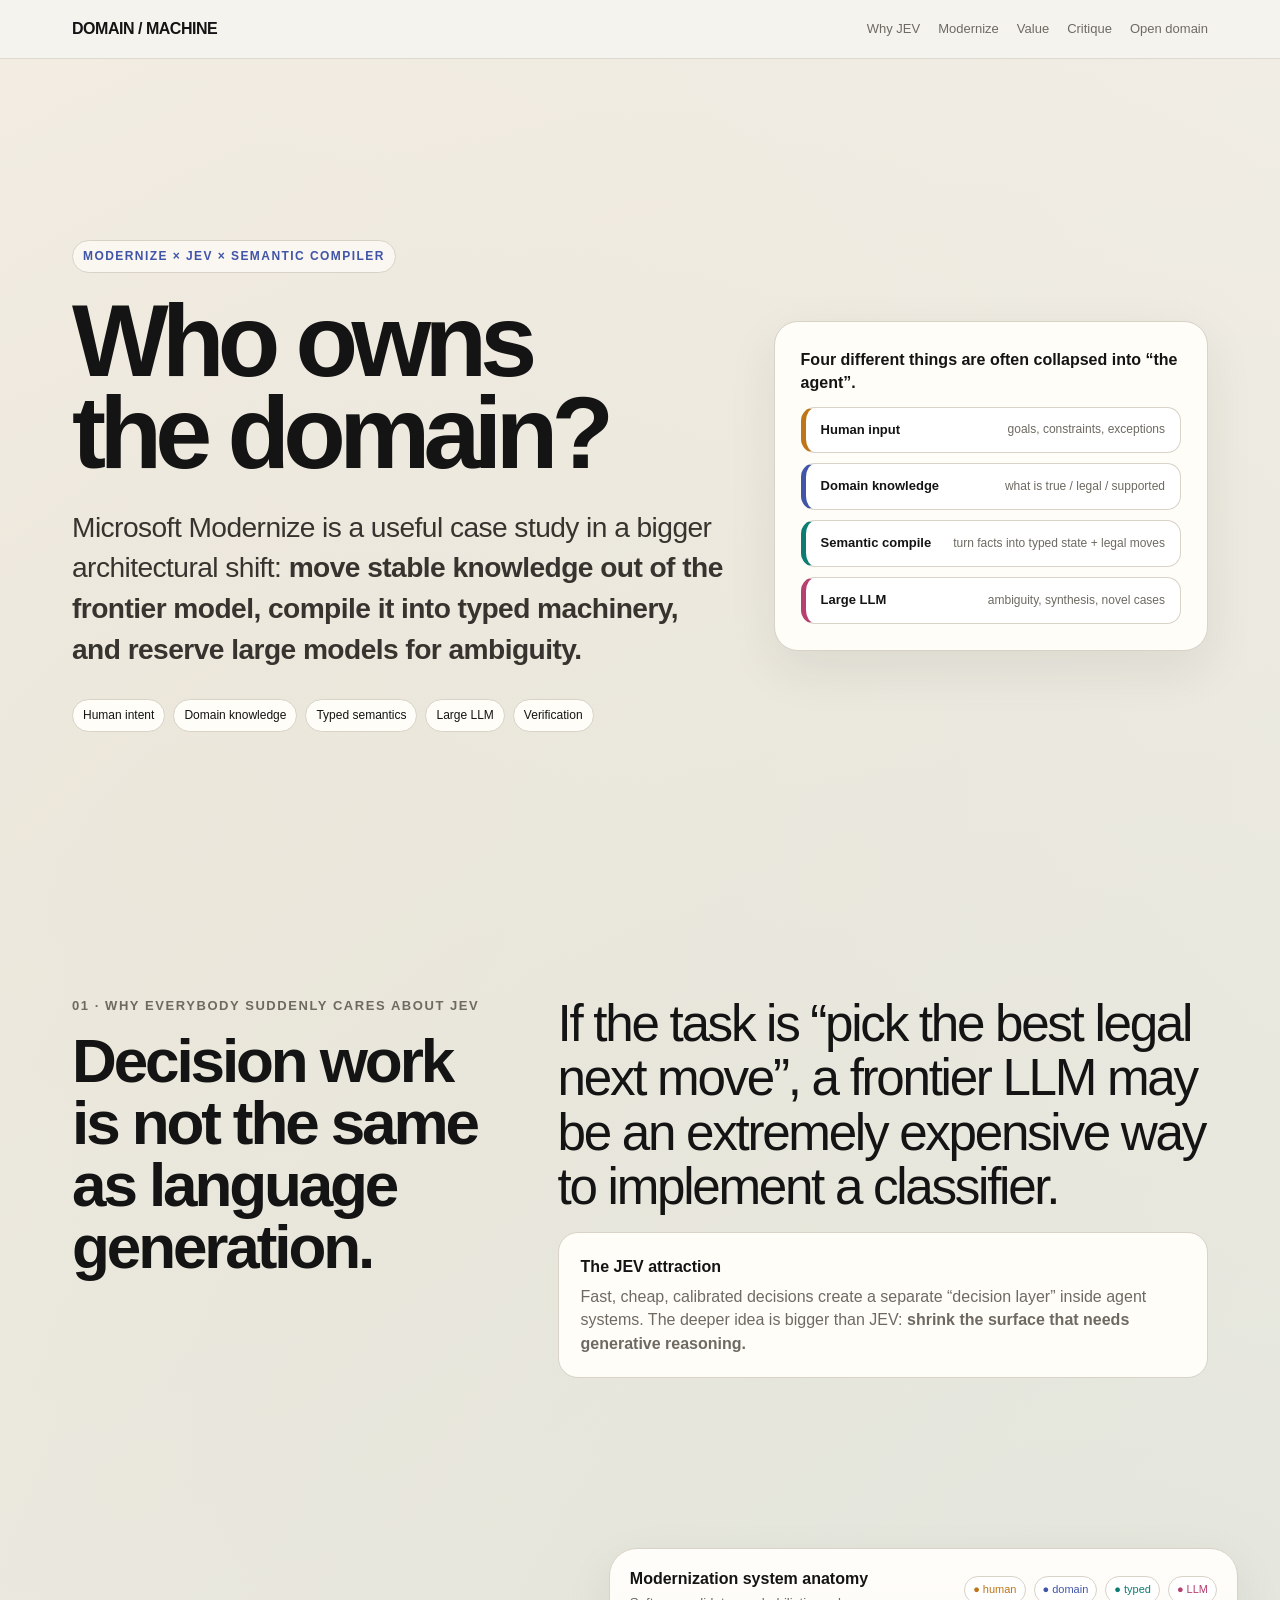
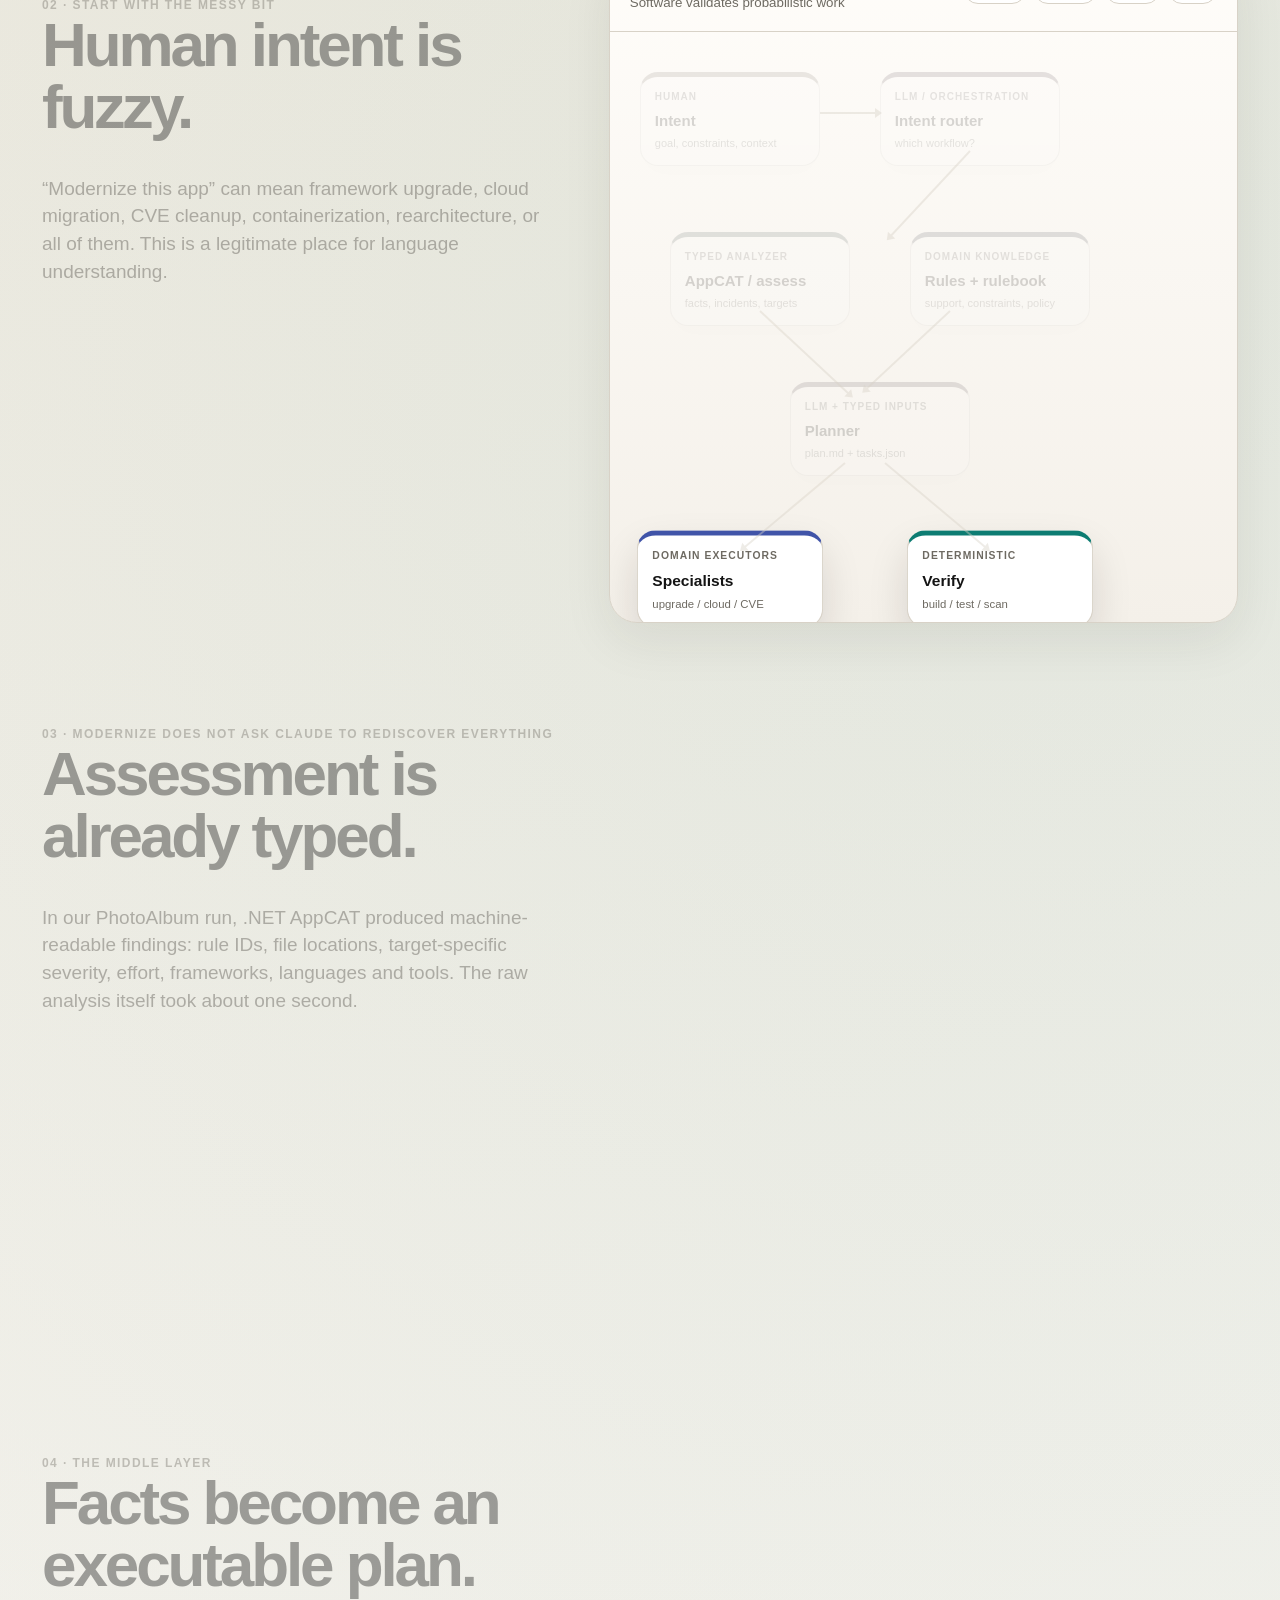
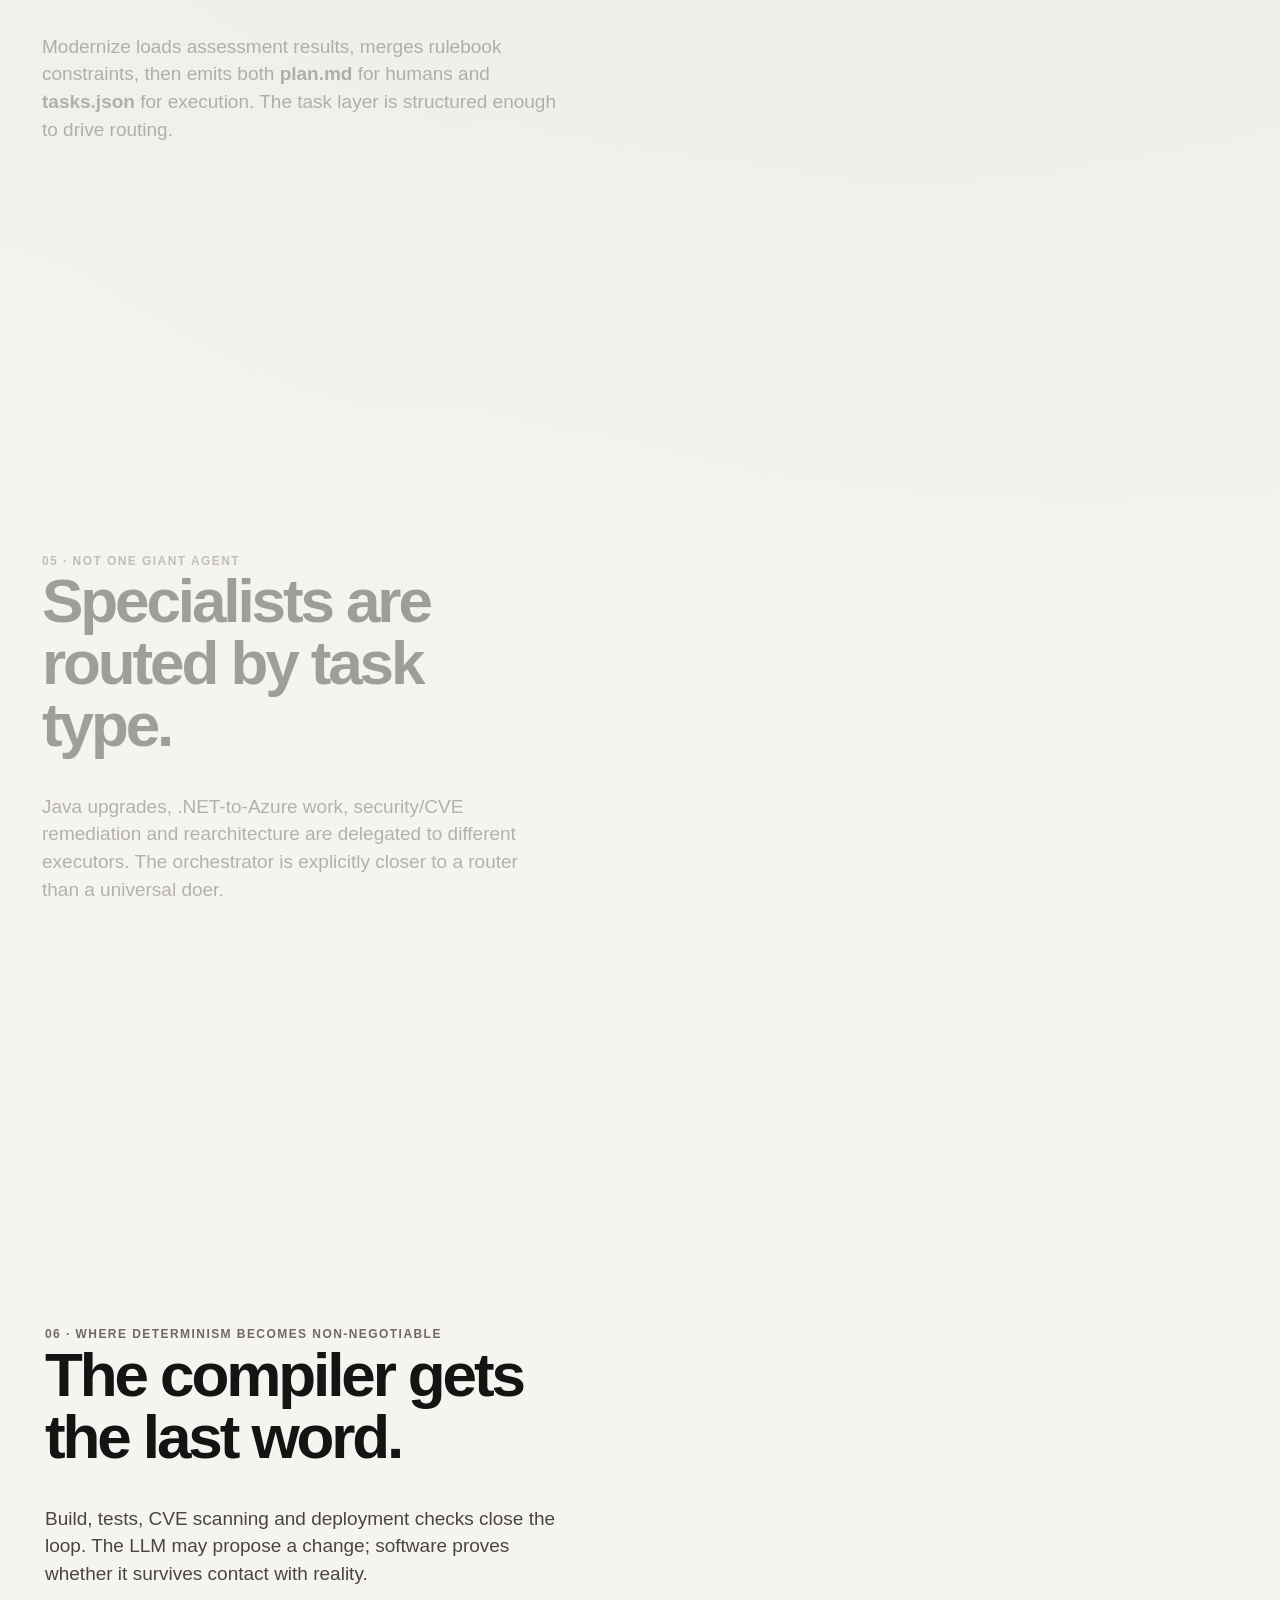
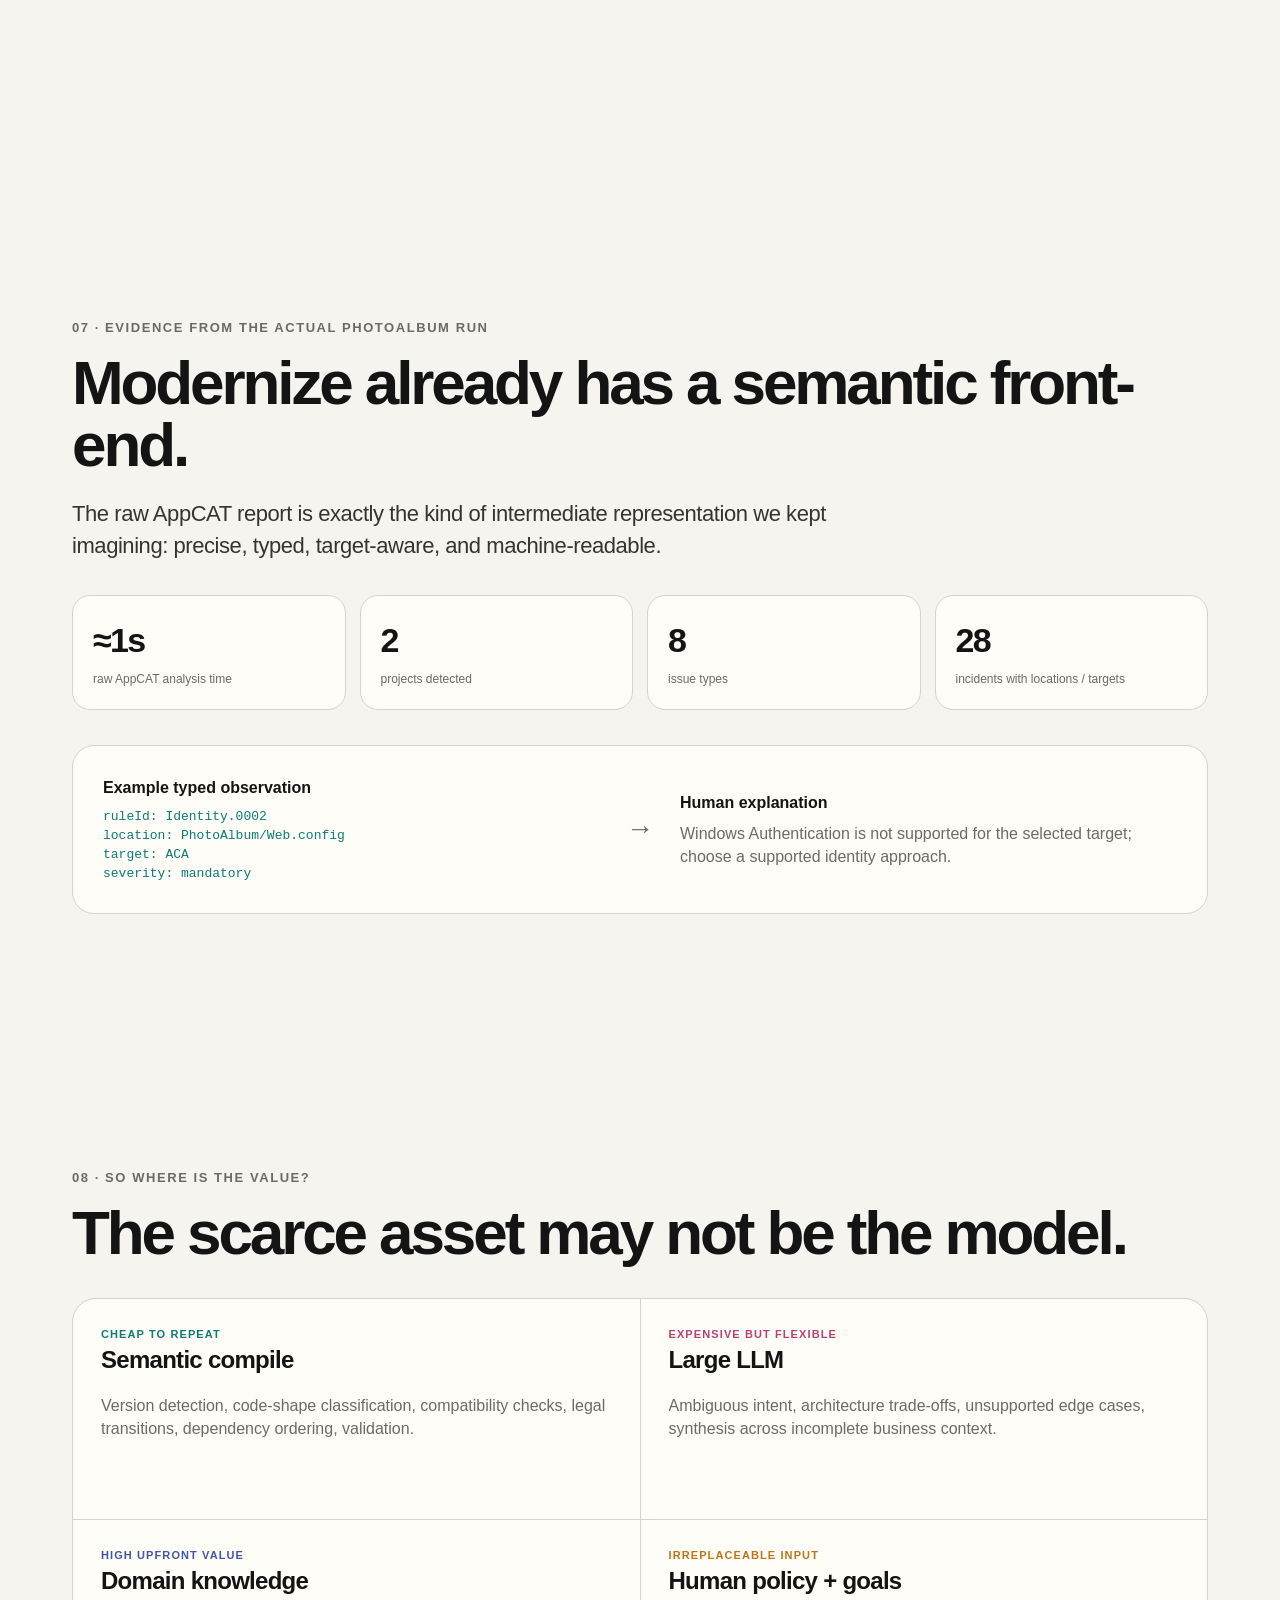
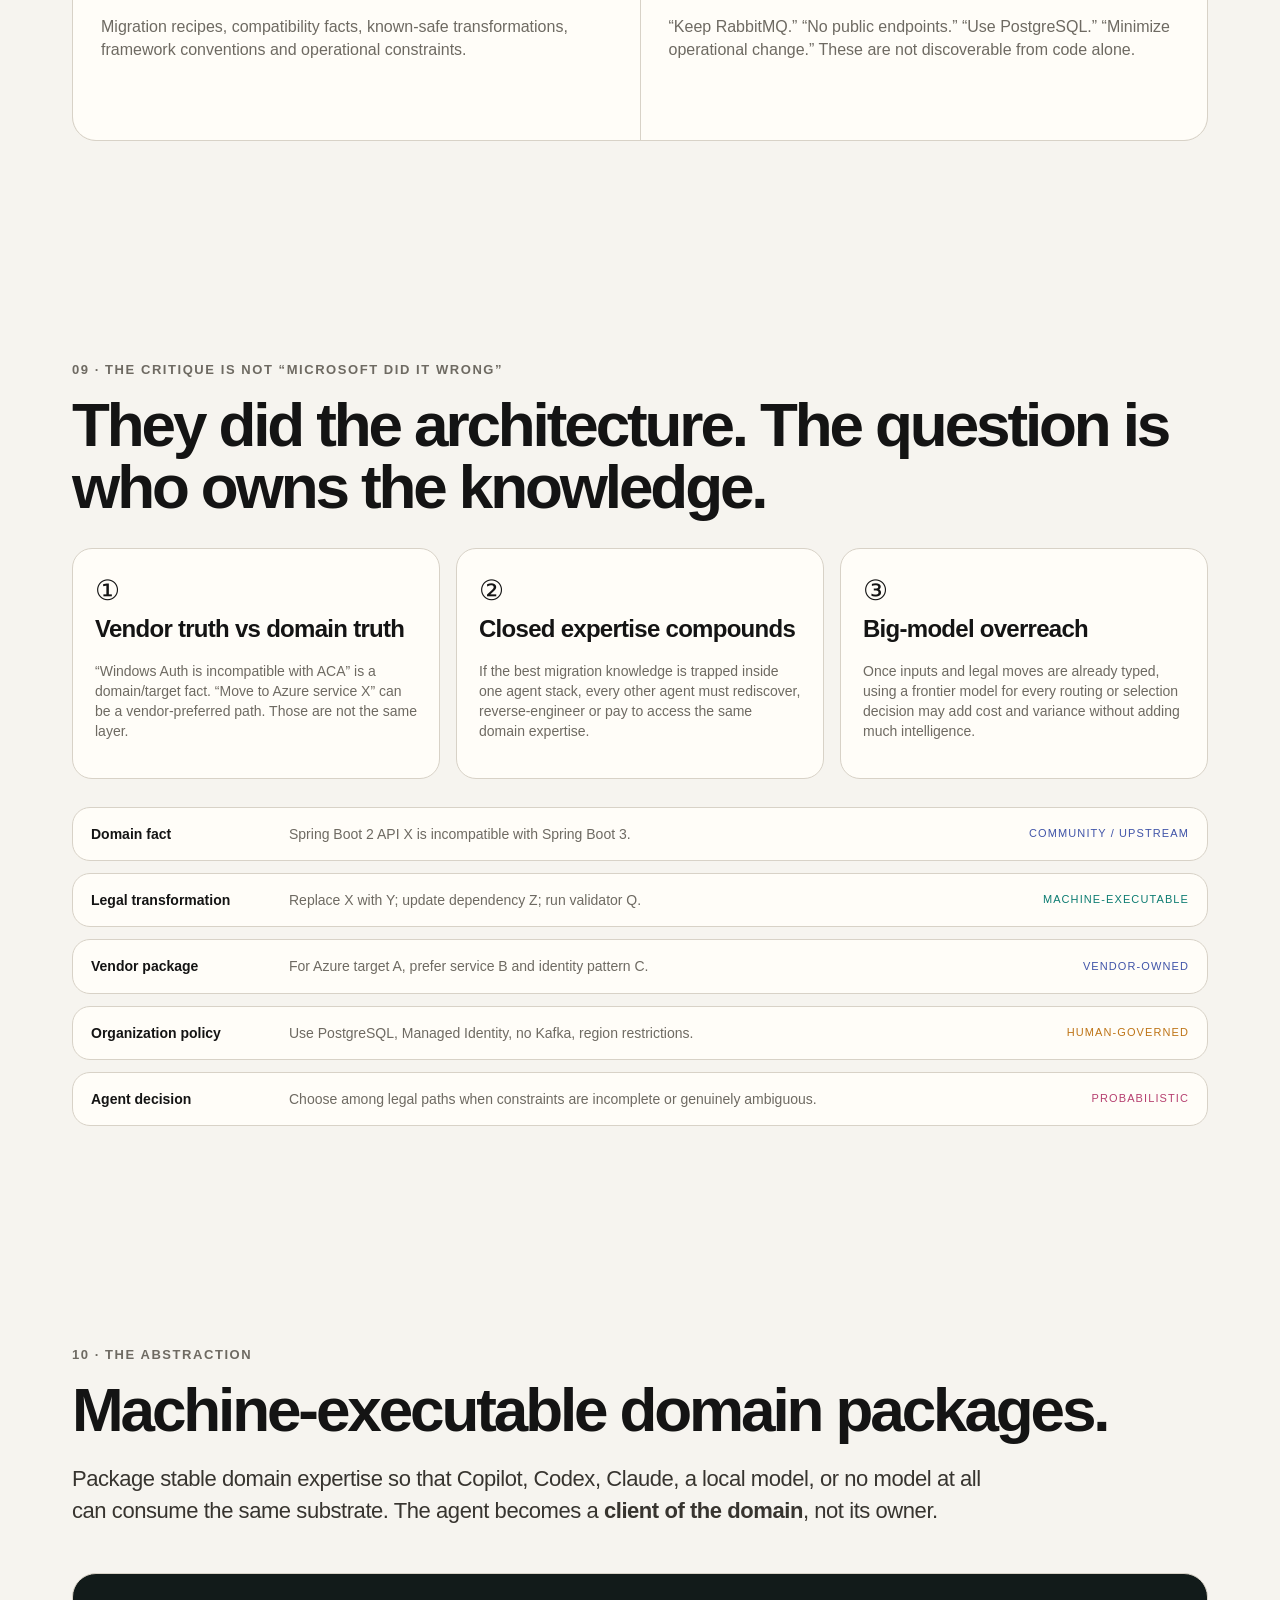
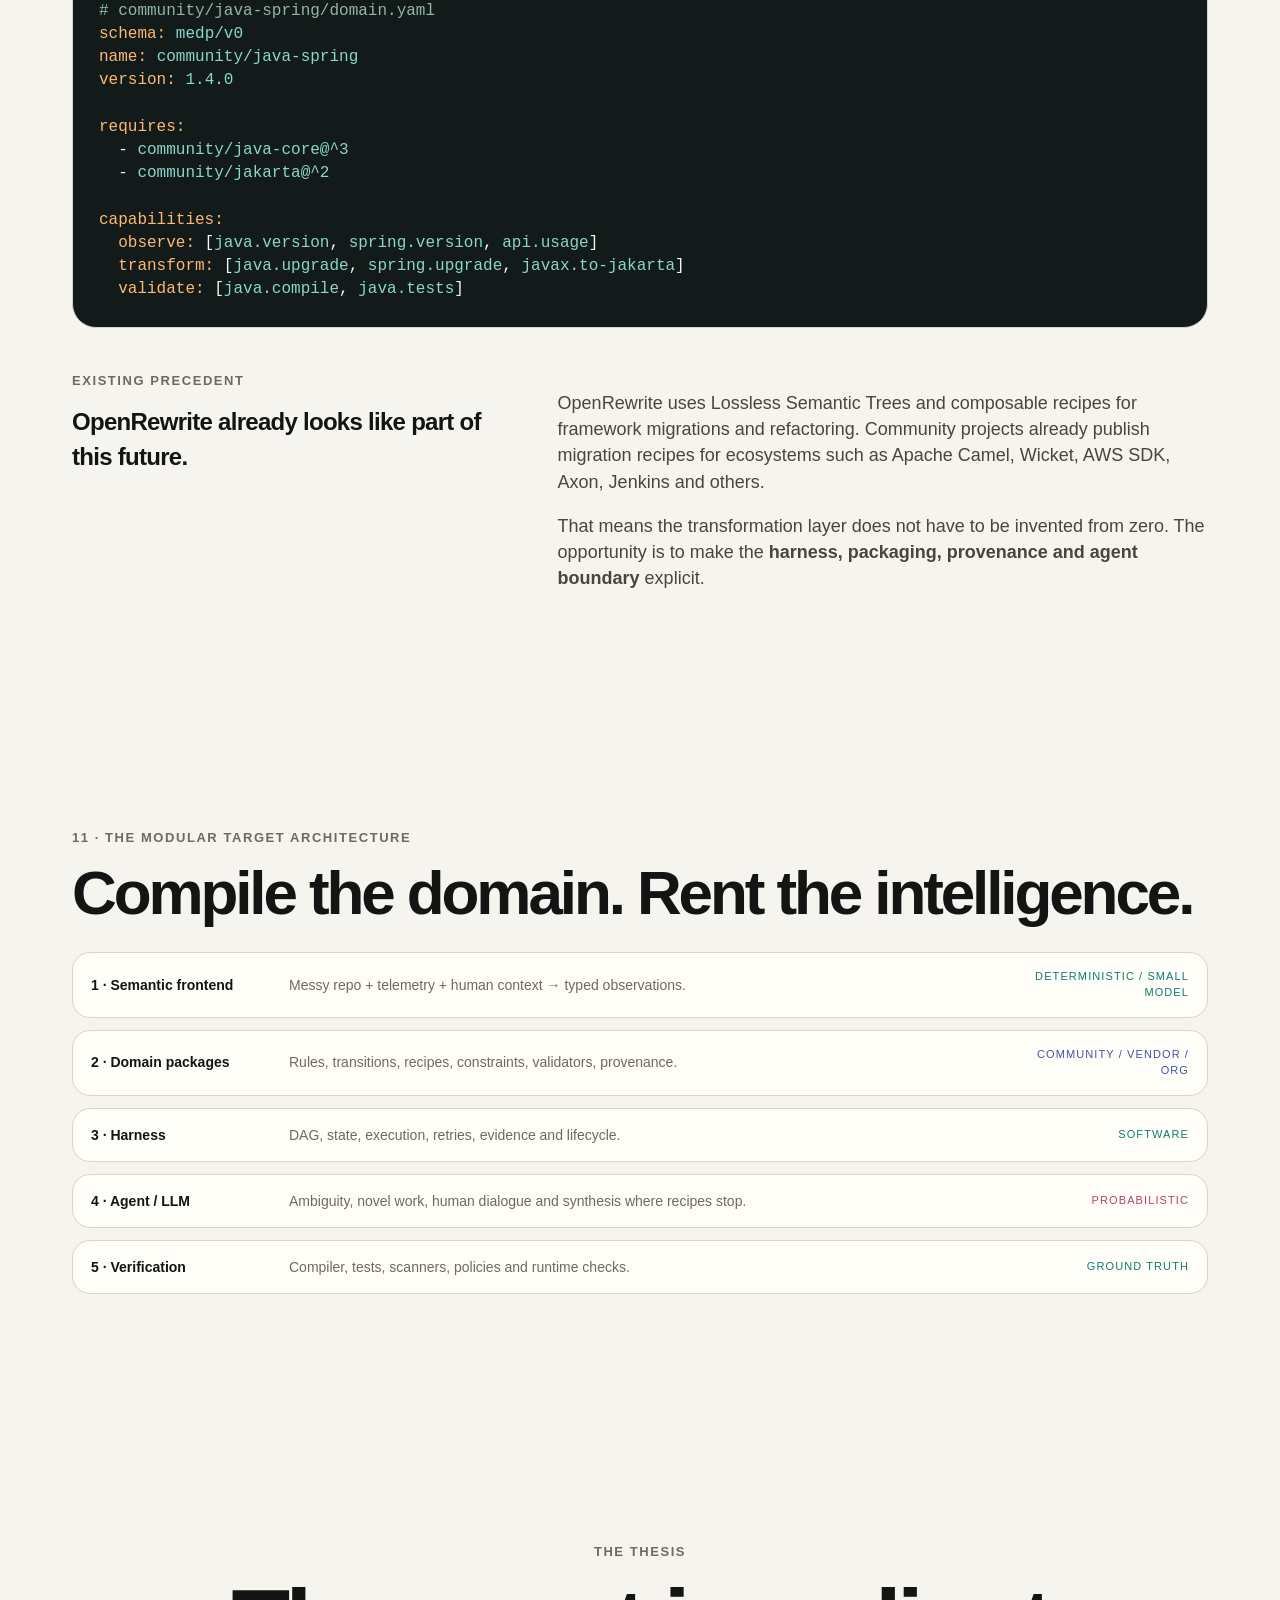
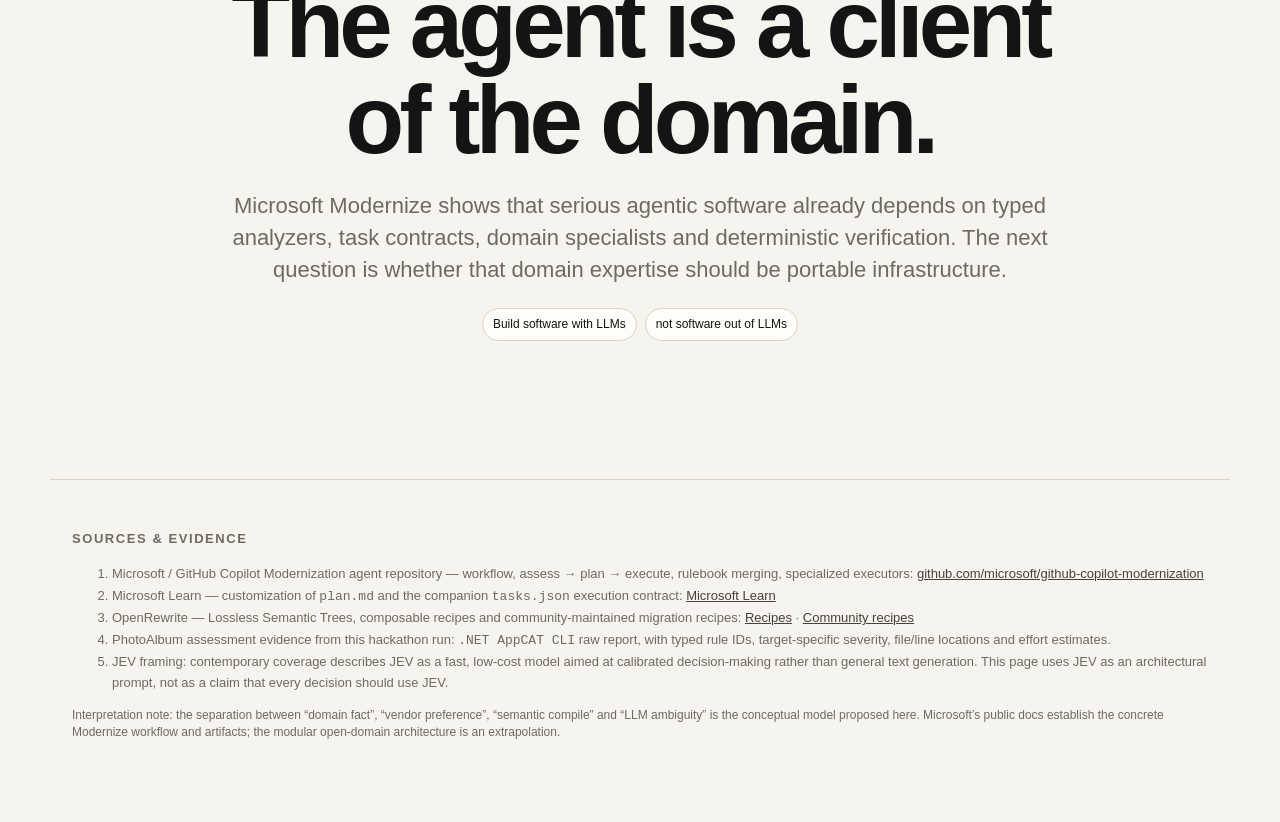
<file: modernize-domain-machine-scrollytelling.html>
<!DOCTYPE html>
<html lang="en">
<head>
<meta charset="utf-8" />
<meta name="viewport" content="width=device-width, initial-scale=1" />
<title>Who Owns the Domain? — Modernize, JEV, and Machine‑Executable Domain Packages</title>
<style>
  :root{
    --bg:#f6f4ef;
    --paper:#fffdf8;
    --ink:#141414;
    --muted:#6e6a62;
    --line:#d8d2c7;
    --typed:#0d7c72;
    --llm:#b64070;
    --human:#be7417;
    --domain:#4054a8;
    --good:#27643c;
    --bad:#9b3636;
    --shadow:0 18px 50px rgba(37,32,24,.08);
    --radius:24px;
  }
  *{box-sizing:border-box}
  html{scroll-behavior:smooth}
  body{
    margin:0;
    font-family: ui-sans-serif,-apple-system,BlinkMacSystemFont,"Segoe UI",Inter,Helvetica,Arial,sans-serif;
    color:var(--ink);
    background:
      radial-gradient(circle at 15% 8%, rgba(190,116,23,.08), transparent 30%),
      radial-gradient(circle at 85% 18%, rgba(13,124,114,.08), transparent 26%),
      var(--bg);
    line-height:1.45;
  }
  a{color:inherit}
  .nav{
    position:sticky; top:0; z-index:50;
    backdrop-filter:blur(18px);
    background:rgba(246,244,239,.82);
    border-bottom:1px solid rgba(216,210,199,.8);
  }
  .nav-inner{
    max-width:1180px; margin:auto; height:58px;
    display:flex; align-items:center; justify-content:space-between;
    padding:0 22px; gap:20px;
  }
  .brand{font-weight:800; letter-spacing:-.03em}
  .nav a{text-decoration:none; font-size:13px; color:var(--muted)}
  .navlinks{display:flex; gap:18px; flex-wrap:wrap}
  .hero{
    min-height:92vh; max-width:1180px; margin:auto;
    padding:76px 22px 50px;
    display:grid; grid-template-columns:1.2fr .8fr; gap:50px; align-items:center;
  }
  .eyebrow{
    display:inline-flex; align-items:center; gap:8px;
    font-size:12px; text-transform:uppercase; letter-spacing:.12em; font-weight:800;
    color:var(--domain);
    border:1px solid var(--line); border-radius:999px; padding:7px 10px;
    background:rgba(255,253,248,.7);
  }
  h1{font-size:clamp(54px,8vw,108px); line-height:.9; letter-spacing:-.065em; margin:22px 0 24px}
  h2{font-size:clamp(34px,5vw,62px); line-height:1; letter-spacing:-.05em; margin:0 0 18px}
  h3{font-size:24px; letter-spacing:-.03em; margin:0 0 10px}
  .lede{font-size:clamp(20px,2.2vw,30px); color:#37342f; max-width:780px; letter-spacing:-.02em}
  .hero-note{
    background:var(--paper); border:1px solid var(--line); border-radius:var(--radius);
    padding:26px; box-shadow:var(--shadow);
  }
  .hero-note strong{display:block; font-size:16px; margin-bottom:12px}
  .hero-stack{display:grid; gap:10px}
  .chip{
    display:flex; justify-content:space-between; align-items:center; gap:12px;
    padding:13px 15px; border-radius:14px; border:1px solid var(--line);
    background:#fff;
  }
  .chip b{font-size:13px}
  .chip span{font-size:12px; color:var(--muted)}
  .typed{border-left:5px solid var(--typed)}
  .llm{border-left:5px solid var(--llm)}
  .human{border-left:5px solid var(--human)}
  .domain{border-left:5px solid var(--domain)}
  .section{
    max-width:1180px; margin:auto; padding:110px 22px;
  }
  .intro-grid{display:grid; grid-template-columns:.8fr 1.2fr; gap:52px}
  .kicker{font-size:13px; font-weight:800; letter-spacing:.12em; text-transform:uppercase; color:var(--muted); margin-bottom:14px}
  .big-quote{
    font-size:clamp(28px,4vw,52px); line-height:1.06; letter-spacing:-.045em;
    margin:0;
  }
  .callout{
    border:1px solid var(--line); background:var(--paper); border-radius:20px; padding:22px;
  }
  .callout p{margin:7px 0 0; color:var(--muted)}
  .scrolly{
    max-width:1240px; margin:auto; padding:60px 22px 140px;
    display:grid; grid-template-columns:minmax(0, .9fr) minmax(460px, 1.1fr); gap:52px; align-items:start;
  }
  .steps{display:grid; gap:36vh}
  .step{
    min-height:45vh; display:flex; flex-direction:column; justify-content:center;
    opacity:.38; transition:opacity .3s ease, transform .3s ease;
  }
  .step.active{opacity:1; transform:translateX(3px)}
  .step .num{font-size:12px; color:var(--muted); font-weight:800; letter-spacing:.12em; text-transform:uppercase}
  .step p{font-size:19px; color:#49453f; max-width:580px}
  .sticky{
    position:sticky; top:86px; min-height:650px;
    background:linear-gradient(180deg,#fffdfa,#f4f0e9);
    border:1px solid var(--line); border-radius:28px; box-shadow:var(--shadow);
    overflow:hidden;
  }
  .diagram-head{
    display:flex; justify-content:space-between; align-items:center;
    padding:18px 20px; border-bottom:1px solid var(--line);
  }
  .diagram-head small{color:var(--muted)}
  .legend{display:flex; gap:8px; flex-wrap:wrap}
  .legend span{font-size:11px; padding:5px 8px; border-radius:999px; border:1px solid var(--line); background:#fff}
  .legend .l-human{color:var(--human)} .legend .l-llm{color:var(--llm)}
  .legend .l-typed{color:var(--typed)} .legend .l-domain{color:var(--domain)}
  .canvas{position:relative; height:590px; padding:24px}
  .node{
    position:absolute; width:180px; min-height:78px; border-radius:18px; padding:13px 14px;
    background:white; border:1px solid var(--line); box-shadow:0 10px 25px rgba(30,25,20,.05);
    transition:all .4s ease;
  }
  .node .kind{font-size:10px; font-weight:800; letter-spacing:.1em; text-transform:uppercase; color:var(--muted)}
  .node .name{font-size:15px; font-weight:800; margin-top:5px}
  .node .desc{font-size:11px; color:var(--muted); margin-top:5px}
  .node.human-n{border-top:5px solid var(--human)}
  .node.llm-n{border-top:5px solid var(--llm)}
  .node.typed-n{border-top:5px solid var(--typed)}
  .node.domain-n{border-top:5px solid var(--domain)}
  .edge{
    position:absolute; height:2px; background:var(--line); transform-origin:left center;
    transition:all .4s ease; opacity:.42;
  }
  .edge:after{
    content:""; position:absolute; right:-2px; top:-4px;
    width:0;height:0;border-top:5px solid transparent;border-bottom:5px solid transparent;border-left:7px solid var(--line);
  }
  .muted-node{opacity:.16; filter:grayscale(.9)}
  .hot{transform:scale(1.035); box-shadow:0 18px 38px rgba(30,25,20,.13)}
  .facts{
    display:grid; grid-template-columns:repeat(4,1fr); gap:14px; margin-top:34px;
  }
  .fact{background:var(--paper); border:1px solid var(--line); border-radius:18px; padding:20px}
  .fact strong{display:block; font-size:34px; letter-spacing:-.05em}
  .fact span{font-size:12px; color:var(--muted)}
  .matrix{
    display:grid; grid-template-columns:1fr 1fr; gap:1px;
    background:var(--line); border:1px solid var(--line); border-radius:24px; overflow:hidden; margin-top:34px;
  }
  .quad{background:var(--paper); padding:28px; min-height:220px}
  .quad .tag{font-size:11px; font-weight:800; letter-spacing:.1em; text-transform:uppercase}
  .quad p{color:var(--muted); margin-bottom:0}
  .barrow{
    display:grid; grid-template-columns:1fr auto 1fr; align-items:center; gap:16px;
    margin:35px 0; background:var(--paper); border:1px solid var(--line); border-radius:22px; padding:20px;
  }
  .barrow .side{padding:10px}
  .barrow .arrow{font-size:28px; color:var(--muted)}
  .layers{display:grid; gap:12px; margin-top:28px}
  .layer{
    display:grid; grid-template-columns:180px 1fr 160px; gap:18px; align-items:center;
    border:1px solid var(--line); background:var(--paper); border-radius:18px; padding:16px 18px;
  }
  .layer b{font-size:14px}
  .layer p{margin:0; color:var(--muted); font-size:14px}
  .layer em{font-style:normal; font-size:11px; text-transform:uppercase; letter-spacing:.1em; text-align:right}
  .crit-grid{display:grid; grid-template-columns:repeat(3,1fr); gap:16px; margin-top:30px}
  .crit{border:1px solid var(--line); background:var(--paper); border-radius:20px; padding:22px}
  .crit .mark{font-size:28px}
  .crit p{color:var(--muted); font-size:14px}
  .package{
    border:1px solid var(--line); background:#121b1a; color:#eff8f5; border-radius:24px;
    padding:26px; font-family:ui-monospace,SFMono-Regular,Menlo,monospace; overflow:auto;
  }
  .package .c{color:#93b5aa}.package .k{color:#ffb870}.package .v{color:#89d6ca}
  .final{
    min-height:75vh; display:flex; align-items:center; justify-content:center; text-align:center;
    padding:100px 22px;
  }
  .final-inner{max-width:900px}
  .final h2{font-size:clamp(48px,8vw,96px)}
  .final p{font-size:22px; color:var(--muted)}
  .sources{
    border-top:1px solid var(--line); padding:50px 22px 70px; max-width:1180px; margin:auto;
  }
  .sources ol{color:var(--muted); font-size:13px; line-height:1.65}
  .sources a{color:#46413a}
  .source-note{font-size:12px; color:var(--muted)}
  .pillrow{display:flex; gap:8px; flex-wrap:wrap; margin-top:18px}
  .pill{font-size:12px; padding:7px 10px; border:1px solid var(--line); border-radius:999px; background:var(--paper)}
  @media(max-width:900px){
    .hero,.intro-grid,.scrolly{grid-template-columns:1fr}
    .hero{padding-top:52px}
    .sticky{position:relative; top:auto; min-height:600px}
    .steps{gap:80px}
    .step{min-height:auto}
    .facts,.crit-grid{grid-template-columns:1fr 1fr}
    .layer{grid-template-columns:1fr}
    .layer em{text-align:left}
  }
  @media(max-width:600px){
    h1{font-size:58px}
    .navlinks{display:none}
    .facts,.crit-grid,.matrix{grid-template-columns:1fr}
    .sticky{min-height:720px}
    .canvas{height:660px; transform:scale(.88); transform-origin:top left; width:113%}
  }
</style>
</head>
<body>

<nav class="nav">
  <div class="nav-inner">
    <div class="brand">DOMAIN / MACHINE</div>
    <div class="navlinks">
      <a href="#jev">Why JEV</a>
      <a href="#modernize">Modernize</a>
      <a href="#value">Value</a>
      <a href="#critique">Critique</a>
      <a href="#packages">Open domain</a>
    </div>
  </div>
</nav>

<header class="hero">
  <div>
    <div class="eyebrow">Modernize × JEV × Semantic Compiler</div>
    <h1>Who owns<br>the domain?</h1>
    <p class="lede">
      Microsoft Modernize is a useful case study in a bigger architectural shift:
      <b>move stable knowledge out of the frontier model, compile it into typed machinery,
      and reserve large models for ambiguity.</b>
    </p>
    <div class="pillrow">
      <span class="pill">Human intent</span>
      <span class="pill">Domain knowledge</span>
      <span class="pill">Typed semantics</span>
      <span class="pill">Large LLM</span>
      <span class="pill">Verification</span>
    </div>
  </div>
  <aside class="hero-note">
    <strong>Four different things are often collapsed into “the agent”.</strong>
    <div class="hero-stack">
      <div class="chip human"><b>Human input</b><span>goals, constraints, exceptions</span></div>
      <div class="chip domain"><b>Domain knowledge</b><span>what is true / legal / supported</span></div>
      <div class="chip typed"><b>Semantic compile</b><span>turn facts into typed state + legal moves</span></div>
      <div class="chip llm"><b>Large LLM</b><span>ambiguity, synthesis, novel cases</span></div>
    </div>
  </aside>
</header>

<section class="section" id="jev">
  <div class="intro-grid">
    <div>
      <div class="kicker">01 · Why everybody suddenly cares about JEV</div>
      <h2>Decision work is not the same as language generation.</h2>
    </div>
    <div>
      <p class="big-quote">
        If the task is “pick the best legal next move”, a frontier LLM may be an extremely expensive way to implement a classifier.
      </p>
      <div style="height:18px"></div>
      <div class="callout">
        <b>The JEV attraction</b>
        <p>
          Fast, cheap, calibrated decisions create a separate “decision layer” inside agent systems.
          The deeper idea is bigger than JEV: <strong>shrink the surface that needs generative reasoning.</strong>
        </p>
      </div>
    </div>
  </div>
</section>

<div class="scrolly" id="modernize">
  <div class="steps">
    <article class="step active" data-state="human">
      <span class="num">02 · Start with the messy bit</span>
      <h2>Human intent is fuzzy.</h2>
      <p>
        “Modernize this app” can mean framework upgrade, cloud migration, CVE cleanup, containerization,
        rearchitecture, or all of them. This is a legitimate place for language understanding.
      </p>
    </article>

    <article class="step" data-state="assess">
      <span class="num">03 · Modernize does not ask Claude to rediscover everything</span>
      <h2>Assessment is already typed.</h2>
      <p>
        In our PhotoAlbum run, .NET AppCAT produced machine-readable findings: rule IDs, file locations,
        target-specific severity, effort, frameworks, languages and tools. The raw analysis itself took about one second.
      </p>
    </article>

    <article class="step" data-state="plan">
      <span class="num">04 · The middle layer</span>
      <h2>Facts become an executable plan.</h2>
      <p>
        Modernize loads assessment results, merges rulebook constraints, then emits both
        <strong>plan.md</strong> for humans and <strong>tasks.json</strong> for execution.
        The task layer is structured enough to drive routing.
      </p>
    </article>

    <article class="step" data-state="route">
      <span class="num">05 · Not one giant agent</span>
      <h2>Specialists are routed by task type.</h2>
      <p>
        Java upgrades, .NET-to-Azure work, security/CVE remediation and rearchitecture are delegated to
        different executors. The orchestrator is explicitly closer to a router than a universal doer.
      </p>
    </article>

    <article class="step" data-state="verify">
      <span class="num">06 · Where determinism becomes non-negotiable</span>
      <h2>The compiler gets the last word.</h2>
      <p>
        Build, tests, CVE scanning and deployment checks close the loop.
        The LLM may propose a change; software proves whether it survives contact with reality.
      </p>
    </article>
  </div>

  <div class="sticky">
    <div class="diagram-head">
      <div>
        <b>Modernization system anatomy</b><br>
        <small id="stateLabel">Human intent enters the system</small>
      </div>
      <div class="legend">
        <span class="l-human">● human</span>
        <span class="l-domain">● domain</span>
        <span class="l-typed">● typed</span>
        <span class="l-llm">● LLM</span>
      </div>
    </div>
    <div class="canvas">
      <div class="node human-n" id="n-human" style="left:30px;top:40px">
        <div class="kind">Human</div><div class="name">Intent</div><div class="desc">goal, constraints, context</div>
      </div>
      <div class="node llm-n" id="n-router" style="left:270px;top:40px">
        <div class="kind">LLM / orchestration</div><div class="name">Intent router</div><div class="desc">which workflow?</div>
      </div>
      <div class="node typed-n" id="n-assess" style="left:60px;top:200px">
        <div class="kind">Typed analyzer</div><div class="name">AppCAT / assess</div><div class="desc">facts, incidents, targets</div>
      </div>
      <div class="node domain-n" id="n-domain" style="left:300px;top:200px">
        <div class="kind">Domain knowledge</div><div class="name">Rules + rulebook</div><div class="desc">support, constraints, policy</div>
      </div>
      <div class="node llm-n" id="n-plan" style="left:180px;top:350px">
        <div class="kind">LLM + typed inputs</div><div class="name">Planner</div><div class="desc">plan.md + tasks.json</div>
      </div>
      <div class="node domain-n" id="n-exec" style="left:30px;top:500px">
        <div class="kind">Domain executors</div><div class="name">Specialists</div><div class="desc">upgrade / cloud / CVE</div>
      </div>
      <div class="node typed-n" id="n-verify" style="left:300px;top:500px">
        <div class="kind">Deterministic</div><div class="name">Verify</div><div class="desc">build / test / scan</div>
      </div>

      <div class="edge" style="left:210px;top:80px;width:60px"></div>
      <div class="edge" style="left:360px;top:118px;width:120px;transform:rotate(133deg)"></div>
      <div class="edge" style="left:150px;top:278px;width:125px;transform:rotate(43deg)"></div>
      <div class="edge" style="left:340px;top:278px;width:118px;transform:rotate(137deg)"></div>
      <div class="edge" style="left:235px;top:430px;width:135px;transform:rotate(140deg)"></div>
      <div class="edge" style="left:275px;top:430px;width:135px;transform:rotate(40deg)"></div>
    </div>
  </div>
</div>

<section class="section">
  <div class="kicker">07 · Evidence from the actual PhotoAlbum run</div>
  <h2>Modernize already has a semantic front-end.</h2>
  <p class="lede" style="font-size:22px">
    The raw AppCAT report is exactly the kind of intermediate representation we kept imagining:
    precise, typed, target-aware, and machine-readable.
  </p>
  <div class="facts">
    <div class="fact"><strong>≈1s</strong><span>raw AppCAT analysis time</span></div>
    <div class="fact"><strong>2</strong><span>projects detected</span></div>
    <div class="fact"><strong>8</strong><span>issue types</span></div>
    <div class="fact"><strong>28</strong><span>incidents with locations / targets</span></div>
  </div>
  <div class="barrow">
    <div class="side">
      <b>Example typed observation</b>
      <div style="font-family:ui-monospace,monospace;font-size:13px;margin-top:9px;color:var(--typed)">
        ruleId: Identity.0002<br>
        location: PhotoAlbum/Web.config<br>
        target: ACA<br>
        severity: mandatory
      </div>
    </div>
    <div class="arrow">→</div>
    <div class="side">
      <b>Human explanation</b>
      <p style="margin:8px 0 0;color:var(--muted)">
        Windows Authentication is not supported for the selected target; choose a supported identity approach.
      </p>
    </div>
  </div>
</section>

<section class="section" id="value">
  <div class="kicker">08 · So where is the value?</div>
  <h2>The scarce asset may not be the model.</h2>
  <div class="matrix">
    <div class="quad">
      <div class="tag" style="color:var(--typed)">Cheap to repeat</div>
      <h3>Semantic compile</h3>
      <p>Version detection, code-shape classification, compatibility checks, legal transitions, dependency ordering, validation.</p>
    </div>
    <div class="quad">
      <div class="tag" style="color:var(--llm)">Expensive but flexible</div>
      <h3>Large LLM</h3>
      <p>Ambiguous intent, architecture trade-offs, unsupported edge cases, synthesis across incomplete business context.</p>
    </div>
    <div class="quad">
      <div class="tag" style="color:var(--domain)">High upfront value</div>
      <h3>Domain knowledge</h3>
      <p>Migration recipes, compatibility facts, known-safe transformations, framework conventions and operational constraints.</p>
    </div>
    <div class="quad">
      <div class="tag" style="color:var(--human)">Irreplaceable input</div>
      <h3>Human policy + goals</h3>
      <p>“Keep RabbitMQ.” “No public endpoints.” “Use PostgreSQL.” “Minimize operational change.” These are not discoverable from code alone.</p>
    </div>
  </div>
</section>

<section class="section" id="critique">
  <div class="kicker">09 · The critique is not “Microsoft did it wrong”</div>
  <h2>They did the architecture. The question is who owns the knowledge.</h2>
  <div class="crit-grid">
    <div class="crit">
      <div class="mark">①</div>
      <h3>Vendor truth vs domain truth</h3>
      <p>
        “Windows Auth is incompatible with ACA” is a domain/target fact.
        “Move to Azure service X” can be a vendor-preferred path. Those are not the same layer.
      </p>
    </div>
    <div class="crit">
      <div class="mark">②</div>
      <h3>Closed expertise compounds</h3>
      <p>
        If the best migration knowledge is trapped inside one agent stack, every other agent must rediscover,
        reverse-engineer or pay to access the same domain expertise.
      </p>
    </div>
    <div class="crit">
      <div class="mark">③</div>
      <h3>Big-model overreach</h3>
      <p>
        Once inputs and legal moves are already typed, using a frontier model for every routing or selection decision
        may add cost and variance without adding much intelligence.
      </p>
    </div>
  </div>

  <div class="layers">
    <div class="layer">
      <b>Domain fact</b>
      <p>Spring Boot 2 API X is incompatible with Spring Boot 3.</p>
      <em style="color:var(--domain)">community / upstream</em>
    </div>
    <div class="layer">
      <b>Legal transformation</b>
      <p>Replace X with Y; update dependency Z; run validator Q.</p>
      <em style="color:var(--typed)">machine-executable</em>
    </div>
    <div class="layer">
      <b>Vendor package</b>
      <p>For Azure target A, prefer service B and identity pattern C.</p>
      <em style="color:var(--domain)">vendor-owned</em>
    </div>
    <div class="layer">
      <b>Organization policy</b>
      <p>Use PostgreSQL, Managed Identity, no Kafka, region restrictions.</p>
      <em style="color:var(--human)">human-governed</em>
    </div>
    <div class="layer">
      <b>Agent decision</b>
      <p>Choose among legal paths when constraints are incomplete or genuinely ambiguous.</p>
      <em style="color:var(--llm)">probabilistic</em>
    </div>
  </div>
</section>

<section class="section" id="packages">
  <div class="kicker">10 · The abstraction</div>
  <h2>Machine-executable domain packages.</h2>
  <p class="lede" style="font-size:22px;max-width:920px">
    Package stable domain expertise so that Copilot, Codex, Claude, a local model, or no model at all can consume the same substrate.
    The agent becomes a <b>client of the domain</b>, not its owner.
  </p>
  <div style="height:24px"></div>
  <div class="package">
<span class="c"># community/java-spring/domain.yaml</span>
<br><span class="k">schema:</span> <span class="v">medp/v0</span>
<br><span class="k">name:</span> <span class="v">community/java-spring</span>
<br><span class="k">version:</span> <span class="v">1.4.0</span>
<br>
<br><span class="k">requires:</span>
<br>&nbsp;&nbsp;- <span class="v">community/java-core@^3</span>
<br>&nbsp;&nbsp;- <span class="v">community/jakarta@^2</span>
<br>
<br><span class="k">capabilities:</span>
<br>&nbsp;&nbsp;<span class="k">observe:</span> [<span class="v">java.version</span>, <span class="v">spring.version</span>, <span class="v">api.usage</span>]
<br>&nbsp;&nbsp;<span class="k">transform:</span> [<span class="v">java.upgrade</span>, <span class="v">spring.upgrade</span>, <span class="v">javax.to-jakarta</span>]
<br>&nbsp;&nbsp;<span class="k">validate:</span> [<span class="v">java.compile</span>, <span class="v">java.tests</span>]
  </div>

  <div style="height:44px"></div>
  <div class="intro-grid">
    <div>
      <div class="kicker">Existing precedent</div>
      <h3>OpenRewrite already looks like part of this future.</h3>
    </div>
    <div>
      <p style="font-size:18px;color:#49453f">
        OpenRewrite uses Lossless Semantic Trees and composable recipes for framework migrations and refactoring.
        Community projects already publish migration recipes for ecosystems such as Apache Camel, Wicket, AWS SDK, Axon, Jenkins and others.
      </p>
      <p style="font-size:18px;color:#49453f">
        That means the transformation layer does not have to be invented from zero. The opportunity is to make
        the <b>harness, packaging, provenance and agent boundary</b> explicit.
      </p>
    </div>
  </div>
</section>

<section class="section">
  <div class="kicker">11 · The modular target architecture</div>
  <h2>Compile the domain. Rent the intelligence.</h2>
  <div class="layers">
    <div class="layer">
      <b>1 · Semantic frontend</b>
      <p>Messy repo + telemetry + human context → typed observations.</p>
      <em style="color:var(--typed)">deterministic / small model</em>
    </div>
    <div class="layer">
      <b>2 · Domain packages</b>
      <p>Rules, transitions, recipes, constraints, validators, provenance.</p>
      <em style="color:var(--domain)">community / vendor / org</em>
    </div>
    <div class="layer">
      <b>3 · Harness</b>
      <p>DAG, state, execution, retries, evidence and lifecycle.</p>
      <em style="color:var(--typed)">software</em>
    </div>
    <div class="layer">
      <b>4 · Agent / LLM</b>
      <p>Ambiguity, novel work, human dialogue and synthesis where recipes stop.</p>
      <em style="color:var(--llm)">probabilistic</em>
    </div>
    <div class="layer">
      <b>5 · Verification</b>
      <p>Compiler, tests, scanners, policies and runtime checks.</p>
      <em style="color:var(--typed)">ground truth</em>
    </div>
  </div>
</section>

<section class="final">
  <div class="final-inner">
    <div class="kicker">The thesis</div>
    <h2>The agent is a client of the domain.</h2>
    <p>
      Microsoft Modernize shows that serious agentic software already depends on typed analyzers,
      task contracts, domain specialists and deterministic verification.
      The next question is whether that domain expertise should be portable infrastructure.
    </p>
    <div class="pillrow" style="justify-content:center">
      <span class="pill">Build software with LLMs</span>
      <span class="pill">not software out of LLMs</span>
    </div>
  </div>
</section>

<footer class="sources">
  <div class="kicker">Sources & evidence</div>
  <ol>
    <li>
      Microsoft / GitHub Copilot Modernization agent repository — workflow, assess → plan → execute,
      rulebook merging, specialized executors:
      <a href="https://github.com/microsoft/github-copilot-modernization" target="_blank" rel="noreferrer">github.com/microsoft/github-copilot-modernization</a>
    </li>
    <li>
      Microsoft Learn — customization of <code>plan.md</code> and the companion <code>tasks.json</code> execution contract:
      <a href="https://learn.microsoft.com/en-us/azure/developer/github-copilot-app-modernization/customize-modernization-plan" target="_blank" rel="noreferrer">Microsoft Learn</a>
    </li>
    <li>
      OpenRewrite — Lossless Semantic Trees, composable recipes and community-maintained migration recipes:
      <a href="https://docs.openrewrite.org/concepts-and-explanations/recipes" target="_blank" rel="noreferrer">Recipes</a> ·
      <a href="https://docs.openrewrite.org/reference/community-recipes" target="_blank" rel="noreferrer">Community recipes</a>
    </li>
    <li>
      PhotoAlbum assessment evidence from this hackathon run: <code>.NET AppCAT CLI</code> raw report,
      with typed rule IDs, target-specific severity, file/line locations and effort estimates.
    </li>
    <li>
      JEV framing: contemporary coverage describes JEV as a fast, low-cost model aimed at calibrated decision-making
      rather than general text generation. This page uses JEV as an architectural prompt, not as a claim that every decision should use JEV.
    </li>
  </ol>
  <p class="source-note">
    Interpretation note: the separation between “domain fact”, “vendor preference”, “semantic compile” and “LLM ambiguity”
    is the conceptual model proposed here. Microsoft’s public docs establish the concrete Modernize workflow and artifacts;
    the modular open-domain architecture is an extrapolation.
  </p>
</footer>

<script>
  const steps = [...document.querySelectorAll('.step')];
  const nodes = {
    human: document.getElementById('n-human'),
    router: document.getElementById('n-router'),
    assess: document.getElementById('n-assess'),
    domain: document.getElementById('n-domain'),
    plan: document.getElementById('n-plan'),
    exec: document.getElementById('n-exec'),
    verify: document.getElementById('n-verify')
  };
  const labels = {
    human:'Human intent enters the system',
    assess:'Typed assessment extracts facts',
    plan:'Typed facts + policy become executable tasks',
    route:'Task type routes to domain specialists',
    verify:'Software validates probabilistic work'
  };
  const hotsets = {
    human:['human','router'],
    assess:['assess','domain'],
    plan:['assess','domain','plan'],
    route:['plan','exec'],
    verify:['exec','verify']
  };
  function setState(state){
    document.getElementById('stateLabel').textContent = labels[state];
    Object.values(nodes).forEach(n=>{n.classList.add('muted-node');n.classList.remove('hot')});
    hotsets[state].forEach(k=>{nodes[k].classList.remove('muted-node');nodes[k].classList.add('hot')});
  }
  const obs = new IntersectionObserver(entries=>{
    entries.forEach(e=>{
      if(e.isIntersecting){
        steps.forEach(s=>s.classList.remove('active'));
        e.target.classList.add('active');
        setState(e.target.dataset.state);
      }
    });
  },{rootMargin:'-35% 0px -45% 0px',threshold:0});
  steps.forEach(s=>obs.observe(s));
  setState('human');
</script>
</body>
</html>
</file>
<file: site/styles/main.css>
:root {
  color-scheme: light dark;
  --paper: #f4f3ee;
  --ink: #171816;
  --muted: #656861;
  --line: #c8cac2;
  --panel: #e8e8e1;
  --teal: #087f70;
  --blue: #2457d6;
  --coral: #c94a36;
  --gold: #a66c00;
  --violet: #6e4db5;
  --sans: "Avenir Next", Avenir, "Century Gothic", sans-serif;
  --serif: "Iowan Old Style", "Palatino Linotype", Palatino, Georgia, serif;
  --mono: "SFMono-Regular", Consolas, "Liberation Mono", monospace;
}

* { box-sizing: border-box; }
html { scroll-behavior: smooth; }
body {
  margin: 0;
  color: var(--ink);
  background-color: var(--paper);
  background-image:
    linear-gradient(to right, color-mix(in srgb, var(--line) 28%, transparent) 1px, transparent 1px),
    linear-gradient(to bottom, color-mix(in srgb, var(--line) 18%, transparent) 1px, transparent 1px);
  background-size: 48px 48px;
  font-family: var(--sans);
  font-size: 16px;
  line-height: 1.55;
}
a { color: inherit; }

.topbar {
  position: sticky;
  top: 0;
  z-index: 20;
  height: 58px;
  display: flex;
  align-items: center;
  justify-content: space-between;
  padding: 0 4vw;
  border-bottom: 1px solid var(--line);
  background: color-mix(in srgb, var(--paper) 90%, transparent);
  backdrop-filter: blur(12px);
}
.wordmark { display: flex; align-items: center; gap: 10px; text-decoration: none; font: 700 12px var(--mono); }
.mark { width: 14px; height: 14px; border: 2px solid var(--ink); background: linear-gradient(135deg, var(--teal) 50%, transparent 50%); }
nav { display: flex; gap: 24px; }
nav a { color: var(--muted); text-decoration: none; font: 600 12px var(--mono); }
nav a:hover, nav a:focus-visible { color: var(--ink); }
.read-progress { position: absolute; bottom: -1px; left: 0; width: 100%; height: 2px; }
.read-progress span { display: block; width: 0; height: 100%; background: var(--coral); }

.band { padding: 108px max(5vw, 28px); border-bottom: 1px solid var(--line); }
.hero { min-height: calc(88svh - 58px); position: relative; display: grid; grid-template-columns: 1.15fr .85fr; gap: 8vw; align-items: center; padding-top: 60px; padding-bottom: 74px; }
.eyebrow, .model-caption, .column-label { margin: 0 0 20px; color: var(--muted); font: 700 11px var(--mono); letter-spacing: .12em; text-transform: uppercase; }
h1, h2, h3, p { letter-spacing: 0; }
h1 { margin: 0; max-width: 800px; font: 500 74px/.92 var(--serif); }
.dek { max-width: 680px; margin: 30px 0; font: 400 22px/1.45 var(--serif); color: var(--muted); }
.status-line { max-width: 650px; display: grid; grid-template-columns: auto 1fr; gap: 14px; align-items: start; padding-top: 20px; border-top: 1px solid var(--line); }
.status-line p { margin: 0; }
.status { display: inline-block; width: max-content; padding: 4px 7px; border: 1px solid currentColor; font: 700 10px var(--mono); text-transform: uppercase; letter-spacing: .08em; }
.hypothesis { color: var(--violet); }
.observed { color: var(--teal); }
.inferred { color: var(--blue); }
.unknown { color: var(--coral); }
.hero-model { align-self: center; border-top: 4px solid var(--ink); }
.model-caption { padding-top: 14px; }
.model-stack { margin: 0; padding: 0; list-style: none; border-bottom: 1px solid var(--line); }
.model-stack li { display: grid; grid-template-columns: 42px 1fr; padding: 10px 0; border-top: 1px solid var(--line); font-weight: 600; }
.model-stack li:nth-child(2) { color: var(--blue); }
.model-stack li:nth-child(5) { color: var(--coral); }
.model-stack li:nth-child(6) { color: var(--violet); }
.model-stack li:nth-child(7) { color: var(--teal); }
.model-stack span { color: var(--muted); font: 11px var(--mono); }
.continue { position: absolute; left: max(5vw, 28px); bottom: 20px; text-decoration: none; font: 600 11px var(--mono); text-transform: uppercase; }
.continue span { margin-left: 8px; color: var(--coral); }

.section-head { max-width: 1050px; margin-bottom: 62px; }
h2 { margin: 0; max-width: 980px; font: 500 52px/1.04 var(--serif); }
.section-intro { max-width: 700px; color: var(--muted); font-size: 18px; }
.pipeline { display: grid; grid-template-columns: repeat(11, auto); align-items: center; justify-content: space-between; gap: 12px; padding: 38px 0; border-top: 1px solid var(--ink); border-bottom: 1px solid var(--ink); overflow-x: auto; }
.pipe-node { min-width: 112px; }
.pipe-node b, .pipe-node small { display: block; }
.pipe-node b { font: 600 17px var(--serif); }
.pipe-node small { color: var(--muted); font: 10px var(--mono); text-transform: uppercase; }
.pipe-node.active b { color: var(--teal); }
.arrow { color: var(--coral); font-size: 22px; }
.evidence-note { display: grid; grid-template-columns: 130px minmax(0, 760px); gap: 24px; margin-top: 32px; }
.evidence-note p { margin: 0; color: var(--muted); }

.layers-section { background: color-mix(in srgb, var(--paper) 94%, var(--teal)); }
.layer-ledger { border-top: 3px solid var(--ink); }
.ledger-row { display: grid; grid-template-columns: 50px 1fr 2fr 100px; gap: 20px; align-items: baseline; padding: 16px 0; border-bottom: 1px solid var(--line); }
.ledger-row h3, .ledger-row p { margin: 0; }
.ledger-row h3 { font: 600 22px var(--serif); }
.ledger-row p { color: var(--muted); }
.index, .owner { font: 10px var(--mono); text-transform: uppercase; }
.owner { text-align: right; color: var(--muted); }
.community h3, .validation h3 { color: var(--teal); }
.provider h3 { color: var(--blue); }
.organization h3 { color: var(--gold); }
.user h3 { color: var(--coral); }
.llm h3 { color: var(--violet); }
.pullquote { max-width: 900px; margin: 90px 0 0 auto; padding: 0 0 0 28px; border-left: 5px solid var(--coral); font: 500 38px/1.2 var(--serif); }

.provider-section { background: var(--ink); color: var(--paper); }
.provider-section .eyebrow { color: #aeb0aa; }
.provider-map { display: grid; grid-template-columns: 1fr 320px; gap: 70px; }
.timeline { position: relative; display: grid; grid-template-columns: repeat(5, 1fr); gap: 2px; }
.timeline::before { content: ""; position: absolute; top: 34px; left: 5%; right: 5%; height: 2px; background: var(--coral); }
.time-step { position: relative; z-index: 1; min-height: 180px; padding: 0 16px; border-left: 1px solid #555751; }
.time-step span { display: grid; place-items: center; width: 28px; height: 28px; margin: 20px 0 28px; border-radius: 50%; background: var(--paper); color: var(--ink); font: 10px var(--mono); }
.time-step b, .time-step i { display: block; }
.time-step b { font: 500 22px var(--serif); }
.time-step i { margin-top: 8px; color: #aeb0aa; font: normal 10px/1.5 var(--mono); }
.question-block { padding-left: 26px; border-left: 1px solid #555751; }
.question-block p { margin: 10px 0 34px; color: #d4d5cf; }
.provider-section .inferred { color: #8eafff; }
.provider-section .unknown { color: #ff8d78; }

.package-workbench { display: grid; grid-template-columns: 1fr 1fr; gap: 6vw; align-items: start; }
.package-list { border-top: 3px solid var(--ink); }
.package-list div { display: grid; grid-template-columns: 1fr 1fr; padding: 15px 0; border-bottom: 1px solid var(--line); }
.package-list span { color: var(--muted); font: 11px var(--mono); }
.package-list strong { font: 600 20px var(--serif); }
.contract { padding: 26px; border: 1px solid var(--ink); background: var(--panel); box-shadow: 10px 10px 0 var(--teal); }
.contract ul { columns: 2; margin: 26px 0; padding-left: 20px; }
.contract li { margin: 0 0 12px; break-inside: avoid; }
.contract-note { padding-top: 16px; border-top: 1px solid var(--line); color: var(--muted); font: 12px/1.5 var(--mono); }

.value-section { background: color-mix(in srgb, var(--paper) 92%, var(--gold)); }
.value-split { display: grid; grid-template-columns: 1fr 1fr; border-top: 3px solid var(--ink); }
.value-split article { padding: 28px 5vw 28px 0; }
.value-split article + article { padding-left: 5vw; border-left: 1px solid var(--ink); }
.value-split ul { margin: 0; padding: 0; list-style: none; }
.value-split li { padding: 10px 0; border-bottom: 1px solid var(--line); font: 500 24px var(--serif); }
.epistemic-warning { display: flex; gap: 16px; align-items: center; margin-top: 46px; color: var(--muted); }

.experiment-layout { display: grid; grid-template-columns: 280px 1fr; gap: 6vw; }
.same-app { min-height: 300px; padding: 24px; border: 1px solid var(--ink); background: var(--ink); color: var(--paper); }
.same-app strong { display: block; margin: 42px 0 16px; font: 500 38px var(--serif); }
.same-app p { color: #b8bab4; font: 12px/1.8 var(--mono); }
.intent-list { margin: 0; padding: 0; list-style: none; border-top: 3px solid var(--ink); }
.intent-list li { display: grid; grid-template-columns: 42px 1fr; padding: 11px 0; border-bottom: 1px solid var(--line); font-weight: 600; }
.intent-list span { color: var(--coral); font: 700 12px var(--mono); }
.capture-strip { display: grid; grid-template-columns: repeat(8, 1fr); margin-top: 45px; border-top: 1px solid var(--ink); border-bottom: 1px solid var(--ink); }
.capture-strip span { padding: 12px 8px; border-right: 1px solid var(--line); text-align: center; font: 10px var(--mono); text-transform: uppercase; }
.capture-strip span:last-child { border-right: 0; }
.empty-state { display: grid; grid-template-columns: 140px 180px 1fr; gap: 25px; align-items: center; margin-top: 28px; }
.empty-state strong { font: 600 18px var(--serif); }
.empty-state p { margin: 0; color: var(--muted); }

.conclusion { background: var(--teal); color: #f5f4ee; }
.conclusion .eyebrow { color: #c8e4dd; }
.conclusion-grid { display: grid; grid-template-columns: repeat(3, 1fr); gap: 0; border-top: 1px solid #99c9bf; }
.conclusion-grid p { margin: 0; padding: 24px 4vw 24px 0; font: 500 21px/1.4 var(--serif); }
.conclusion-grid p + p { padding-left: 4vw; border-left: 1px solid #99c9bf; }
.document-links { display: grid; grid-template-columns: repeat(3, 1fr); margin-top: 72px; border-top: 1px solid #99c9bf; }
.document-links a { display: flex; justify-content: space-between; padding: 18px 16px 18px 0; text-decoration: none; font: 600 12px var(--mono); }
.document-links a + a { padding-left: 16px; border-left: 1px solid #99c9bf; }

footer { display: flex; justify-content: space-between; gap: 20px; padding: 24px max(5vw, 28px); background: var(--ink); color: #b8bab4; font: 10px var(--mono); text-transform: uppercase; }
.reveal { opacity: 0; transform: translateY(18px); transition: opacity .65s ease, transform .65s ease; }
.reveal.visible { opacity: 1; transform: translateY(0); }

@media (max-width: 900px) {
  nav a:not(:last-child) { display: none; }
  .hero { grid-template-columns: 1fr; gap: 44px; }
  h1 { font-size: 58px; }
  h2 { font-size: 42px; }
  .hero-model { max-width: 620px; }
  .provider-map, .package-workbench { grid-template-columns: 1fr; }
  .question-block { padding: 24px 0 0; border-left: 0; border-top: 1px solid #555751; }
  .experiment-layout { grid-template-columns: 220px 1fr; }
  .capture-strip { grid-template-columns: repeat(4, 1fr); }
  .capture-strip span:nth-child(4) { border-right: 0; }
  .capture-strip span:nth-child(-n+4) { border-bottom: 1px solid var(--line); }
}

@media (max-width: 620px) {
  .topbar { padding: 0 20px; }
  nav { display: none; }
  .band { padding: 76px 20px; }
  .hero { min-height: auto; gap: 22px; padding-top: 38px; padding-bottom: 64px; }
  h1 { font-size: 42px; }
  h2 { font-size: 34px; }
  .dek { margin: 18px 0; font-size: 17px; }
  .hero .eyebrow { margin-bottom: 12px; }
  .hero .status-line { gap: 8px; padding-top: 12px; font-size: 13px; }
  .hero-model .model-caption { margin-bottom: 6px; padding-top: 8px; }
  .model-stack li { padding: 4px 0; font-size: 13px; }
  .continue { bottom: 14px; }
  .status-line, .evidence-note { grid-template-columns: 1fr; }
  .pipeline { grid-template-columns: 1fr; gap: 8px; }
  .pipeline .arrow { transform: rotate(90deg); width: max-content; }
  .ledger-row { grid-template-columns: 34px 1fr; }
  .ledger-row p { grid-column: 2; }
  .owner { grid-column: 2; text-align: left; }
  .pullquote { margin-top: 60px; font-size: 30px; }
  .timeline { grid-template-columns: 1fr; }
  .timeline::before { top: 15px; bottom: 15px; left: 14px; right: auto; width: 2px; height: auto; }
  .time-step { min-height: auto; display: grid; grid-template-columns: 42px 1fr; padding: 8px 0; border: 0; }
  .time-step span { grid-row: 1 / 3; margin: 0; }
  .time-step i { margin-top: 0; }
  .contract ul { columns: 1; }
  .value-split, .experiment-layout, .conclusion-grid, .document-links { grid-template-columns: 1fr; }
  .value-split article + article, .conclusion-grid p + p, .document-links a + a { padding-left: 0; border-left: 0; border-top: 1px solid var(--line); }
  .same-app { min-height: 220px; }
  .empty-state { grid-template-columns: 1fr; }
  footer { flex-direction: column; }
}

@media (prefers-reduced-motion: reduce) {
  html { scroll-behavior: auto; }
  .reveal { opacity: 1; transform: none; transition: none; }
}

@media (prefers-color-scheme: dark) {
  :root {
    --paper: #161816;
    --ink: #f0f0e8;
    --muted: #a8aaa4;
    --line: #3a3d38;
    --panel: #242722;
    --teal: #55c8b5;
    --blue: #7fa4ff;
    --coral: #ff826c;
    --gold: #e4b351;
    --violet: #b79ae9;
  }
  .provider-section, footer { background: #090a09; }
  .conclusion { background: #075c51; }
  .same-app { background: #090a09; }
}
</file>
